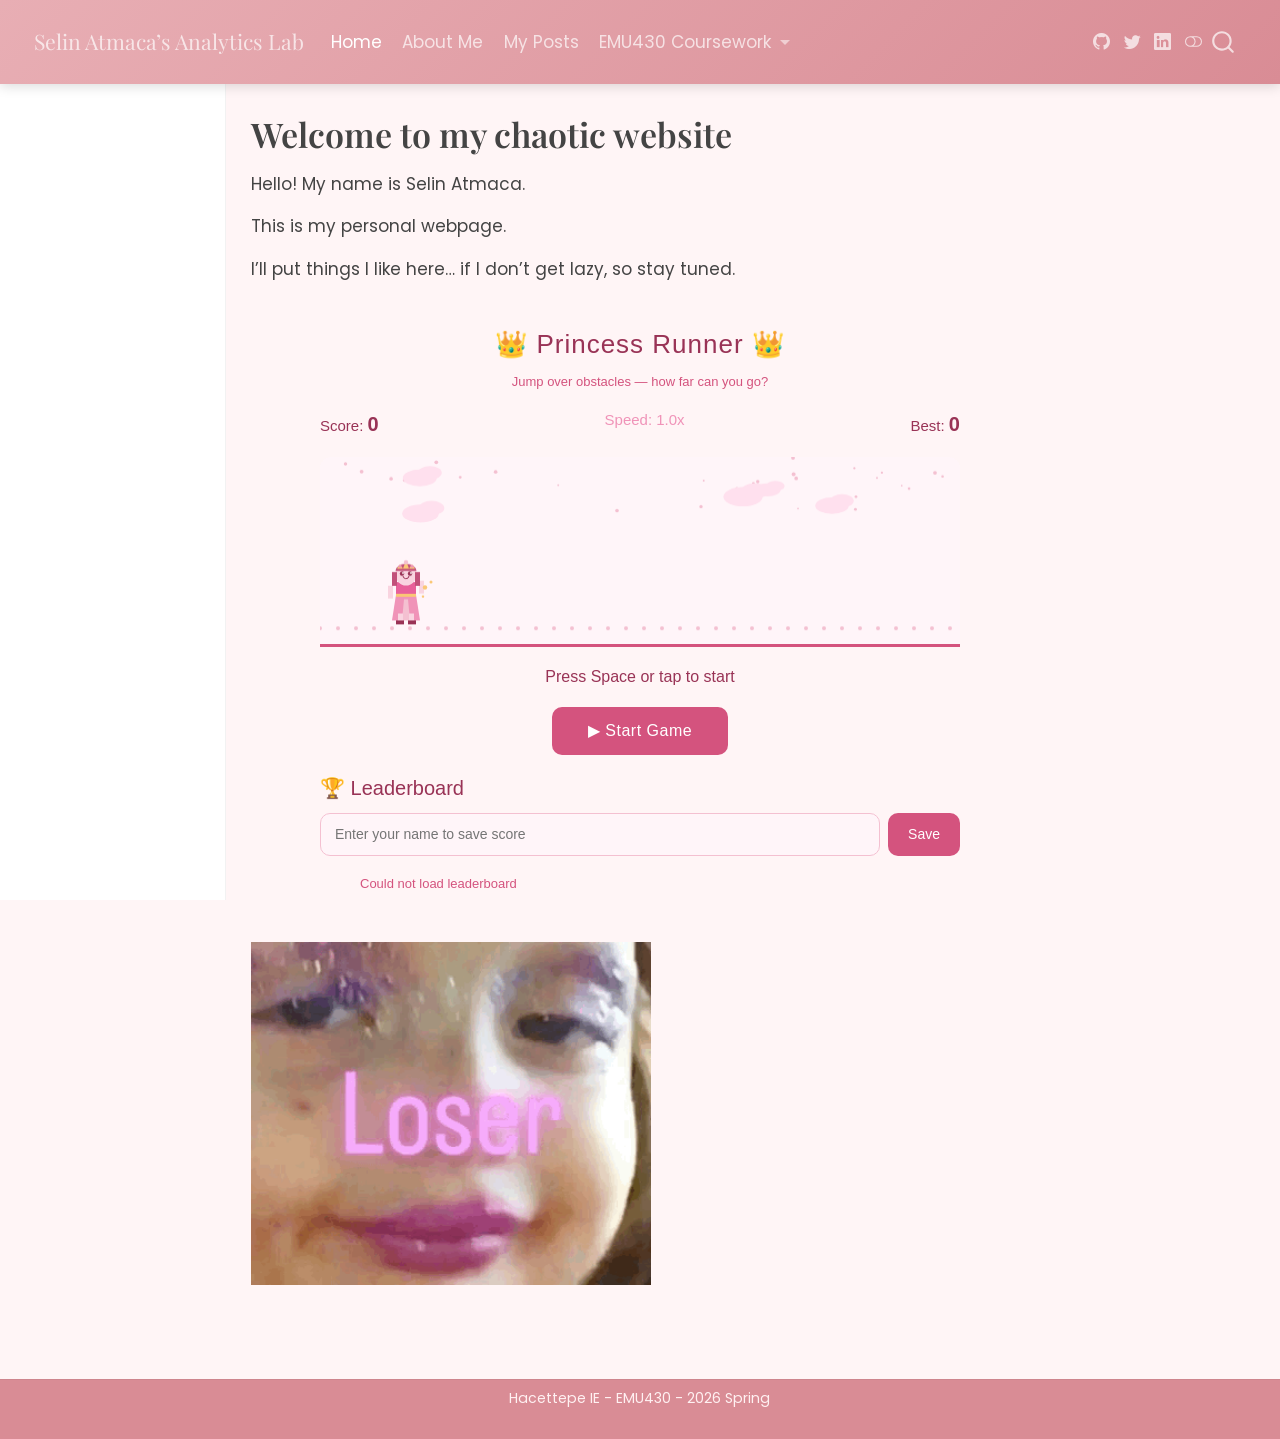
<file: docs/index.html>
<!DOCTYPE html>
<html xmlns="http://www.w3.org/1999/xhtml" lang="en" xml:lang="en"><head>

<meta charset="utf-8">
<meta name="generator" content="quarto-1.8.25">

<meta name="viewport" content="width=device-width, initial-scale=1.0, user-scalable=yes">


<title>Welcome to my chaotic website – Selin Atmaca’s Analytics Lab</title>
<style>
code{white-space: pre-wrap;}
span.smallcaps{font-variant: small-caps;}
div.columns{display: flex; gap: min(4vw, 1.5em);}
div.column{flex: auto; overflow-x: auto;}
div.hanging-indent{margin-left: 1.5em; text-indent: -1.5em;}
ul.task-list{list-style: none;}
ul.task-list li input[type="checkbox"] {
  width: 0.8em;
  margin: 0 0.8em 0.2em -1em; /* quarto-specific, see https://github.com/quarto-dev/quarto-cli/issues/4556 */ 
  vertical-align: middle;
}
</style>


<script src="site_libs/quarto-nav/quarto-nav.js"></script>
<script src="site_libs/quarto-nav/headroom.min.js"></script>
<script src="site_libs/clipboard/clipboard.min.js"></script>
<script src="site_libs/quarto-search/autocomplete.umd.js"></script>
<script src="site_libs/quarto-search/fuse.min.js"></script>
<script src="site_libs/quarto-search/quarto-search.js"></script>
<meta name="quarto:offset" content="./">
<script src="site_libs/quarto-html/quarto.js" type="module"></script>
<script src="site_libs/quarto-html/tabsets/tabsets.js" type="module"></script>
<script src="site_libs/quarto-html/axe/axe-check.js" type="module"></script>
<script src="site_libs/quarto-html/popper.min.js"></script>
<script src="site_libs/quarto-html/tippy.umd.min.js"></script>
<script src="site_libs/quarto-html/anchor.min.js"></script>
<link href="site_libs/quarto-html/tippy.css" rel="stylesheet">
<link href="site_libs/quarto-html/quarto-syntax-highlighting-7b89279ff1a6dce999919e0e67d4d9ec.css" rel="stylesheet" class="quarto-color-scheme" id="quarto-text-highlighting-styles">
<link href="site_libs/quarto-html/quarto-syntax-highlighting-dark-707d8167ce6003fca903bfe2be84ab7f.css" rel="stylesheet" class="quarto-color-scheme quarto-color-alternate" id="quarto-text-highlighting-styles">
<link href="site_libs/quarto-html/quarto-syntax-highlighting-7b89279ff1a6dce999919e0e67d4d9ec.css" rel="stylesheet" class="quarto-color-scheme-extra" id="quarto-text-highlighting-styles">
<script src="site_libs/bootstrap/bootstrap.min.js"></script>
<link href="site_libs/bootstrap/bootstrap-icons.css" rel="stylesheet">
<link href="site_libs/bootstrap/bootstrap-91e7568c61d9533fae35b7e2902f9267.min.css" rel="stylesheet" append-hash="true" class="quarto-color-scheme" id="quarto-bootstrap" data-mode="light">
<link href="site_libs/bootstrap/bootstrap-dark-700db516d7b06980125e619fb1ae2ac9.min.css" rel="stylesheet" append-hash="true" class="quarto-color-scheme quarto-color-alternate" id="quarto-bootstrap" data-mode="dark">
<link href="site_libs/bootstrap/bootstrap-91e7568c61d9533fae35b7e2902f9267.min.css" rel="stylesheet" append-hash="true" class="quarto-color-scheme-extra" id="quarto-bootstrap" data-mode="light">
<script id="quarto-search-options" type="application/json">{
  "location": "navbar",
  "copy-button": false,
  "collapse-after": 3,
  "panel-placement": "end",
  "type": "overlay",
  "limit": 50,
  "keyboard-shortcut": [
    "f",
    "/",
    "s"
  ],
  "show-item-context": false,
  "language": {
    "search-no-results-text": "No results",
    "search-matching-documents-text": "matching documents",
    "search-copy-link-title": "Copy link to search",
    "search-hide-matches-text": "Hide additional matches",
    "search-more-match-text": "more match in this document",
    "search-more-matches-text": "more matches in this document",
    "search-clear-button-title": "Clear",
    "search-text-placeholder": "",
    "search-detached-cancel-button-title": "Cancel",
    "search-submit-button-title": "Submit",
    "search-label": "Search"
  }
}</script>


<link rel="stylesheet" href="styles.css">
</head>

<body class="docked nav-fixed quarto-light"><script id="quarto-html-before-body" type="application/javascript">
    const toggleBodyColorMode = (bsSheetEl) => {
      const mode = bsSheetEl.getAttribute("data-mode");
      const bodyEl = window.document.querySelector("body");
      if (mode === "dark") {
        bodyEl.classList.add("quarto-dark");
        bodyEl.classList.remove("quarto-light");
      } else {
        bodyEl.classList.add("quarto-light");
        bodyEl.classList.remove("quarto-dark");
      }
    }
    const toggleBodyColorPrimary = () => {
      const bsSheetEl = window.document.querySelector("link#quarto-bootstrap:not([rel=disabled-stylesheet])");
      if (bsSheetEl) {
        toggleBodyColorMode(bsSheetEl);
      }
    }
    const setColorSchemeToggle = (alternate) => {
      const toggles = window.document.querySelectorAll('.quarto-color-scheme-toggle');
      for (let i=0; i < toggles.length; i++) {
        const toggle = toggles[i];
        if (toggle) {
          if (alternate) {
            toggle.classList.add("alternate");
          } else {
            toggle.classList.remove("alternate");
          }
        }
      }
    };
    const toggleColorMode = (alternate) => {
      // Switch the stylesheets
      const primaryStylesheets = window.document.querySelectorAll('link.quarto-color-scheme:not(.quarto-color-alternate)');
      const alternateStylesheets = window.document.querySelectorAll('link.quarto-color-scheme.quarto-color-alternate');
      manageTransitions('#quarto-margin-sidebar .nav-link', false);
      if (alternate) {
        // note: dark is layered on light, we don't disable primary!
        enableStylesheet(alternateStylesheets);
        for (const sheetNode of alternateStylesheets) {
          if (sheetNode.id === "quarto-bootstrap") {
            toggleBodyColorMode(sheetNode);
          }
        }
      } else {
        disableStylesheet(alternateStylesheets);
        enableStylesheet(primaryStylesheets)
        toggleBodyColorPrimary();
      }
      manageTransitions('#quarto-margin-sidebar .nav-link', true);
      // Switch the toggles
      setColorSchemeToggle(alternate)
      // Hack to workaround the fact that safari doesn't
      // properly recolor the scrollbar when toggling (#1455)
      if (navigator.userAgent.indexOf('Safari') > 0 && navigator.userAgent.indexOf('Chrome') == -1) {
        manageTransitions("body", false);
        window.scrollTo(0, 1);
        setTimeout(() => {
          window.scrollTo(0, 0);
          manageTransitions("body", true);
        }, 40);
      }
    }
    const disableStylesheet = (stylesheets) => {
      for (let i=0; i < stylesheets.length; i++) {
        const stylesheet = stylesheets[i];
        stylesheet.rel = 'disabled-stylesheet';
      }
    }
    const enableStylesheet = (stylesheets) => {
      for (let i=0; i < stylesheets.length; i++) {
        const stylesheet = stylesheets[i];
        if(stylesheet.rel !== 'stylesheet') { // for Chrome, which will still FOUC without this check
          stylesheet.rel = 'stylesheet';
        }
      }
    }
    const manageTransitions = (selector, allowTransitions) => {
      const els = window.document.querySelectorAll(selector);
      for (let i=0; i < els.length; i++) {
        const el = els[i];
        if (allowTransitions) {
          el.classList.remove('notransition');
        } else {
          el.classList.add('notransition');
        }
      }
    }
    const isFileUrl = () => {
      return window.location.protocol === 'file:';
    }
    const hasAlternateSentinel = () => {
      let styleSentinel = getColorSchemeSentinel();
      if (styleSentinel !== null) {
        return styleSentinel === "alternate";
      } else {
        return false;
      }
    }
    const setStyleSentinel = (alternate) => {
      const value = alternate ? "alternate" : "default";
      if (!isFileUrl()) {
        window.localStorage.setItem("quarto-color-scheme", value);
      } else {
        localAlternateSentinel = value;
      }
    }
    const getColorSchemeSentinel = () => {
      if (!isFileUrl()) {
        const storageValue = window.localStorage.getItem("quarto-color-scheme");
        return storageValue != null ? storageValue : localAlternateSentinel;
      } else {
        return localAlternateSentinel;
      }
    }
    const toggleGiscusIfUsed = (isAlternate, darkModeDefault) => {
      const baseTheme = document.querySelector('#giscus-base-theme')?.value ?? 'light';
      const alternateTheme = document.querySelector('#giscus-alt-theme')?.value ?? 'dark';
      let newTheme = '';
      if(authorPrefersDark) {
        newTheme = isAlternate ? baseTheme : alternateTheme;
      } else {
        newTheme = isAlternate ? alternateTheme : baseTheme;
      }
      const changeGiscusTheme = () => {
        // From: https://github.com/giscus/giscus/issues/336
        const sendMessage = (message) => {
          const iframe = document.querySelector('iframe.giscus-frame');
          if (!iframe) return;
          iframe.contentWindow.postMessage({ giscus: message }, 'https://giscus.app');
        }
        sendMessage({
          setConfig: {
            theme: newTheme
          }
        });
      }
      const isGiscussLoaded = window.document.querySelector('iframe.giscus-frame') !== null;
      if (isGiscussLoaded) {
        changeGiscusTheme();
      }
    };
    const authorPrefersDark = false;
    const darkModeDefault = authorPrefersDark;
      document.querySelector('link#quarto-text-highlighting-styles.quarto-color-scheme-extra').rel = 'disabled-stylesheet';
      document.querySelector('link#quarto-bootstrap.quarto-color-scheme-extra').rel = 'disabled-stylesheet';
    let localAlternateSentinel = darkModeDefault ? 'alternate' : 'default';
    // Dark / light mode switch
    window.quartoToggleColorScheme = () => {
      // Read the current dark / light value
      let toAlternate = !hasAlternateSentinel();
      toggleColorMode(toAlternate);
      setStyleSentinel(toAlternate);
      toggleGiscusIfUsed(toAlternate, darkModeDefault);
      window.dispatchEvent(new Event('resize'));
    };
    // Switch to dark mode if need be
    if (hasAlternateSentinel()) {
      toggleColorMode(true);
    } else {
      toggleColorMode(false);
    }
  </script>

<div id="quarto-search-results"></div>
  <header id="quarto-header" class="headroom fixed-top">
    <nav class="navbar navbar-expand-lg " data-bs-theme="dark">
      <div class="navbar-container container-fluid">
      <div class="navbar-brand-container mx-auto">
    <a href="./index.html" class="navbar-brand navbar-brand-logo">
    </a>
    <a class="navbar-brand" href="./index.html">
    <span class="navbar-title">Selin Atmaca’s Analytics Lab</span>
    </a>
  </div>
            <div id="quarto-search" class="" title="Search"></div>
          <button class="navbar-toggler" type="button" data-bs-toggle="collapse" data-bs-target="#navbarCollapse" aria-controls="navbarCollapse" role="menu" aria-expanded="false" aria-label="Toggle navigation" onclick="if (window.quartoToggleHeadroom) { window.quartoToggleHeadroom(); }">
  <span class="navbar-toggler-icon"></span>
</button>
          <div class="collapse navbar-collapse" id="navbarCollapse">
            <ul class="navbar-nav navbar-nav-scroll me-auto">
  <li class="nav-item">
    <a class="nav-link active" href="./index.html" aria-current="page"> 
<span class="menu-text">Home</span></a>
  </li>  
  <li class="nav-item">
    <a class="nav-link" href="./about.html"> 
<span class="menu-text">About Me</span></a>
  </li>  
  <li class="nav-item">
    <a class="nav-link" href="./posts.html"> 
<span class="menu-text">My Posts</span></a>
  </li>  
  <li class="nav-item dropdown ">
    <a class="nav-link dropdown-toggle" href="#" id="nav-menu-emu430-coursework" role="link" data-bs-toggle="dropdown" aria-expanded="false">
 <span class="menu-text">EMU430 Coursework</span>
    </a>
    <ul class="dropdown-menu" aria-labelledby="nav-menu-emu430-coursework">    
        <li>
    <a class="dropdown-item" href="./assignments.html">
 <span class="dropdown-text">Assignments</span></a>
  </li>  
        <li>
    <a class="dropdown-item" href="./project.html">
 <span class="dropdown-text">Project</span></a>
  </li>  
    </ul>
  </li>
</ul>
          </div> <!-- /navcollapse -->
            <div class="quarto-navbar-tools tools-wide">
    <a href="https://twitter.com" title="" class="quarto-navigation-tool px-1" aria-label=""><i class="bi bi-github"></i></a>
    <a href="https://twitter.com" title="" class="quarto-navigation-tool px-1" aria-label=""><i class="bi bi-twitter"></i></a>
    <a href="https://linkedin.com" title="" class="quarto-navigation-tool px-1" aria-label=""><i class="bi bi-linkedin"></i></a>
  <a href="" class="quarto-color-scheme-toggle quarto-navigation-tool  px-1" onclick="window.quartoToggleColorScheme(); return false;" title="Toggle dark mode"><i class="bi"></i></a>
</div>
      </div> <!-- /container-fluid -->
    </nav>
</header>
<!-- content -->
<div id="quarto-content" class="quarto-container page-columns page-rows-contents page-layout-article page-navbar">
<!-- sidebar -->
  <nav id="quarto-sidebar" class="sidebar collapse collapse-horizontal quarto-sidebar-collapse-item sidebar-navigation docked overflow-auto">
    
</nav>
<div id="quarto-sidebar-glass" class="quarto-sidebar-collapse-item" data-bs-toggle="collapse" data-bs-target=".quarto-sidebar-collapse-item"></div>
<!-- margin-sidebar -->
    <div id="quarto-margin-sidebar" class="sidebar margin-sidebar zindex-bottom">
    </div>
<!-- main -->
<main class="content" id="quarto-document-content">


<header id="title-block-header" class="quarto-title-block default">
<div class="quarto-title">
<h1 class="title">Welcome to my chaotic website</h1>
</div>



<div class="quarto-title-meta">

    
  
    
  </div>
  


</header>


<p>Hello! My name is Selin Atmaca.</p>
<p>This is my personal webpage.</p>
<p>I’ll put things I like here… if I don’t get lazy, so stay tuned.</p>
<style>
*{box-sizing:border-box;margin:0;padding:0}
#gw{display:flex;flex-direction:column;align-items:center;gap:18px;padding:1.5rem 0;font-family:sans-serif}
#title-bar{font-size:26px;font-weight:500;color:#993356;letter-spacing:1px;text-align:center}
#title-sub{font-size:13px;color:#d4537e;text-align:center;margin-top:-10px}
#score-bar{display:flex;justify-content:space-between;width:640px;max-width:100%;font-size:15px;color:#993356;font-weight:500}
#score-bar span b{font-size:20px}
#canvas{border-bottom:3px solid #d4537e;background:#fff5f9;width:640px;max-width:100%;height:190px;display:block;border-radius:12px 12px 0 0;cursor:pointer}
#msg{font-size:16px;color:#993356;min-height:22px;text-align:center;font-weight:500}
#start-btn{padding:12px 36px;background:#d4537e;color:#fff;border:none;border-radius:10px;font-size:16px;cursor:pointer;font-weight:500;letter-spacing:.5px}
#start-btn:hover{background:#993356}
#lb-section{width:640px;max-width:100%}
#lb-title{font-size:20px;font-weight:500;color:#993356;margin-bottom:10px}
#lb-list{list-style:none;display:flex;flex-direction:column;gap:7px}
.lb-row{display:flex;align-items:center;gap:12px;background:#fff0f5;border:0.5px solid #f4c0d1;border-radius:10px;padding:8px 14px;font-size:14px}
.lb-rank{width:28px;font-size:16px;text-align:center}
.lb-name{flex:1;color:#333;font-weight:500}
.lb-score{font-weight:500;color:#d4537e;font-size:16px}
#name-form{display:flex;gap:8px;margin-bottom:12px}
#name-form input{flex:1;padding:10px 14px;border:1.5px solid #f4c0d1;border-radius:10px;font-size:14px;background:#fff5f9;color:#333;outline:none}
#name-form input:focus{border-color:#d4537e}
#name-form button{padding:10px 20px;background:#d4537e;color:#fff;border:none;border-radius:10px;font-size:14px;cursor:pointer;font-weight:500}
#name-form button:hover{background:#993356}
</style>

<div id="gw">
  <div id="title-bar">👑 Princess Runner 👑</div>
  <div id="title-sub">Jump over obstacles — how far can you go?</div>
  <div id="score-bar">
    <span>Score: <b id="score-disp">0</b></span>
    <span id="speed-disp" style="color:#f093b8">Speed: 1.0x</span>
    <span>Best: <b id="best-disp">0</b></span>
  </div>
  <canvas id="canvas" width="640" height="190"></canvas>
  <div id="msg">Press Space or tap to start</div>
  <button id="start-btn">▶ Start Game</button>
  <div id="lb-section">
    <div id="lb-title">🏆 Leaderboard</div>
    <div id="name-form">
      <input id="player-name" placeholder="Enter your name to save score" maxlength="20">
      <button onclick="saveScore()">Save</button>
    </div>
    <ul id="lb-list"><li style="font-size:13px;color:#d4537e;padding:6px">Loading leaderboard...</li></ul>
  </div>
</div>

<script>
const BIN_ID='69d4e8e3aaba882197d1bc8f';
const API_KEY='$2a$10$dgmp9aT06xyTnrJhC0GocOqkwzDJYTyTkvcxUUSEei3i56qzq.uWm';
const BIN_URL='https://api.jsonbin.io/v3/b/'+BIN_ID;

const canvas=document.getElementById('canvas');
const ctx=canvas.getContext('2d');
const W=canvas.width,H=canvas.height,GROUND=H-24;
let dino,cacti,clouds,stars,score,best,speed,frame,running,raf,cactusTimer;

function initState(){
  dino={x:72,y:GROUND-54,w:28,h:54,vy:0,onGround:true,dead:false,lf:0};
  cacti=[];clouds=[];stars=[];
  for(let i=0;i<5;i++) clouds.push({x:Math.random()*W,y:18+Math.random()*40,r:13+Math.random()*10});
  for(let i=0;i<28;i++) stars.push({x:Math.random()*W,y:Math.random()*55,s:.8+Math.random()*1.2});
  score=0;speed=4;frame=0;running=false;cactusTimer=85;
}
initState();
best=parseInt(localStorage.getItem('princessBest2')||'0');
document.getElementById('best-disp').textContent=best;

function jump(){if(dino.onGround&&!dino.dead){dino.vy=-13.5;dino.onGround=false;}}
function startGame(){
  if(raf)cancelAnimationFrame(raf);
  initState();running=true;
  document.getElementById('msg').textContent='';
  document.getElementById('start-btn').style.display='none';
  loop();
}
function loop(){update();draw();if(!dino.dead)raf=requestAnimationFrame(loop);}

function update(){
  frame++;score++;
  speed=Math.min(4+score/280,20);
  document.getElementById('score-disp').textContent=score;
  document.getElementById('speed-disp').textContent='Speed: '+(speed/4).toFixed(1)+'x';
  dino.vy+=0.65;dino.y+=dino.vy;
  if(dino.y>=GROUND-dino.h){dino.y=GROUND-dino.h;dino.vy=0;dino.onGround=true;}
  if(dino.onGround)dino.lf++;
  cactusTimer--;
  if(cactusTimer<=0){
    cacti.push({x:W+20,w:12+Math.random()*9,h:26+Math.random()*24});
    cactusTimer=Math.max(28,88-Math.floor(score/180)*4);
  }
  cacti.forEach(c=>c.x-=speed);
  cacti=cacti.filter(c=>c.x>-50);
  clouds.forEach(c=>{c.x-=0.45;if(c.x<-70)c.x=W+70;});
  for(let c of cacti){
    if(dino.x+dino.w-9>c.x+3&&dino.x+9<c.x+c.w-3&&dino.y+dino.h-7>GROUND-c.h){
      endGame();return;
    }
  }
}

function drawPrincess(x,y,w,h,dead,lf){
  const cx=x+w/2;
  ctx.fillStyle='#f093b8';
  ctx.beginPath();ctx.moveTo(x,y+h);ctx.lineTo(x+w,y+h);ctx.lineTo(x+w-4,y+h*.52);ctx.lineTo(x+4,y+h*.52);ctx.closePath();ctx.fill();
  ctx.fillStyle='#f4c0d1';
  ctx.beginPath();ctx.moveTo(cx-4,y+h);ctx.lineTo(cx+4,y+h);ctx.lineTo(cx+2,y+h*.6);ctx.lineTo(cx-2,y+h*.6);ctx.closePath();ctx.fill();
  if(!dead){
    let lo=Math.sin(lf*.32)*3;
    ctx.fillStyle='#f9d4e0';ctx.fillRect(x+6,y+h-7,5,7+lo);ctx.fillRect(x+w-11,y+h-7,5,7-lo);
    ctx.fillStyle='#993356';ctx.fillRect(x+4,y+h+lo,8,4);ctx.fillRect(x+w-12,y+h-lo,8,4);
  }
  ctx.fillStyle='#e8609a';ctx.fillRect(x+4,y+h*.28,w-8,h*.26);
  ctx.fillStyle='#FAC775';ctx.fillRect(x+4,y+h*.5,w-8,3);
  ctx.fillStyle='#f9d4e0';
  if(!dead){
    let ao=Math.sin(lf*.32+1)*3;
    ctx.fillRect(x-4,y+h*.3+ao,5,13);ctx.fillRect(x+w-1,y+h*.3-ao,5,13);
  }else{ctx.fillRect(x-5,y+h*.36,6,11);ctx.fillRect(x+w-1,y+h*.28,6,11);}
  ctx.fillStyle='#f9d4e0';ctx.fillRect(cx-4,y+h*.22,8,h*.09);
  ctx.beginPath();ctx.ellipse(cx,y+h*.13,10.5,11.5,0,0,Math.PI*2);ctx.fill();
  ctx.fillStyle='#c2507a';
  ctx.beginPath();ctx.ellipse(cx,y+h*.07,10.5,7,0,0,Math.PI,true);ctx.fill();
  ctx.fillRect(x,y+h*.09,5,14);ctx.fillRect(x+w-5,y+h*.09,5,14);
  ctx.fillStyle='#FAC775';
  ctx.beginPath();ctx.moveTo(cx-9,y+h*.03);ctx.lineTo(cx-6,y-3);ctx.lineTo(cx-3,y+h*.03);ctx.lineTo(cx,y-7);ctx.lineTo(cx+3,y+h*.03);ctx.lineTo(cx+6,y-3);ctx.lineTo(cx+9,y+h*.03);ctx.closePath();ctx.fill();
  ctx.fillStyle='#f4c0d1';ctx.beginPath();ctx.arc(cx,y-5,2.2,0,Math.PI*2);ctx.fill();
  ctx.fillStyle='#f093b8';ctx.beginPath();ctx.arc(cx-6,y-1,1.5,0,Math.PI*2);ctx.fill();ctx.beginPath();ctx.arc(cx+6,y-1,1.5,0,Math.PI*2);ctx.fill();
  if(dead){
    ctx.strokeStyle='#993356';ctx.lineWidth=1.5;
    ctx.beginPath();ctx.moveTo(cx-5,y+h*.1);ctx.lineTo(cx-3,y+h*.14);ctx.moveTo(cx-3,y+h*.1);ctx.lineTo(cx-5,y+h*.14);ctx.stroke();
    ctx.beginPath();ctx.moveTo(cx+3,y+h*.1);ctx.lineTo(cx+5,y+h*.14);ctx.moveTo(cx+5,y+h*.1);ctx.lineTo(cx+3,y+h*.14);ctx.stroke();
  }else{
    ctx.fillStyle='#993356';ctx.beginPath();ctx.arc(cx-4,y+h*.12,2.2,0,Math.PI*2);ctx.fill();ctx.beginPath();ctx.arc(cx+4,y+h*.12,2.2,0,Math.PI*2);ctx.fill();
    ctx.fillStyle='#fff';ctx.beginPath();ctx.arc(cx-3,y+h*.11,.9,0,Math.PI*2);ctx.fill();ctx.beginPath();ctx.arc(cx+5,y+h*.11,.9,0,Math.PI*2);ctx.fill();
    ctx.strokeStyle='#993356';ctx.lineWidth=1;ctx.beginPath();ctx.arc(cx,y+h*.16,3,.1,Math.PI-.1);ctx.stroke();
  }
  if(!dead&&dino.onGround&&lf%14<3){
    ctx.fillStyle='#FAC775';
    ctx.beginPath();ctx.arc(x+w+5,y+h*.38,2.2,0,Math.PI*2);ctx.fill();
    ctx.beginPath();ctx.arc(x+w+11,y+h*.28,1.5,0,Math.PI*2);ctx.fill();
    ctx.beginPath();ctx.arc(x+w+3,y+h*.55,1.2,0,Math.PI*2);ctx.fill();
  }
}

function drawCactus(c){
  ctx.fillStyle='#d4537e';ctx.fillRect(c.x,GROUND-c.h,c.w,c.h);
  let aw=c.w*.65;
  ctx.fillRect(c.x-aw,GROUND-c.h*.68,aw,c.w*.55);ctx.fillRect(c.x+c.w,GROUND-c.h*.52,aw,c.w*.55);
  ctx.fillStyle='#f093b8';
  ctx.fillRect(c.x-aw,GROUND-c.h*.68-7,c.w*.5,8);ctx.fillRect(c.x+c.w+aw-c.w*.5,GROUND-c.h*.52-7,c.w*.5,8);
}

function draw(){
  ctx.clearRect(0,0,W,H);
  ctx.fillStyle='#fff5f9';ctx.fillRect(0,0,W,H);
  ctx.fillStyle='#f4c0d1';
  stars.forEach(s=>{ctx.beginPath();ctx.arc(s.x,s.y,s.s,0,Math.PI*2);ctx.fill();});
  ctx.fillStyle='#ffe0ee';
  clouds.forEach(c=>{
    ctx.beginPath();ctx.ellipse(c.x,c.y,c.r,c.r*.5,0,0,Math.PI*2);ctx.fill();
    ctx.beginPath();ctx.ellipse(c.x+c.r*.6,c.y-c.r*.3,c.r*.7,c.r*.4,0,0,Math.PI*2);ctx.fill();
  });
  ctx.fillStyle='#f4c0d1';
  for(let i=0;i<W;i+=18){
    let off=(frame*speed*.5)%18;ctx.beginPath();ctx.arc(i-off,GROUND+8,2,0,Math.PI*2);ctx.fill();
  }
  cacti.forEach(c=>drawCactus(c));
  drawPrincess(dino.x,dino.y,dino.w,dino.h,dino.dead,dino.lf);
}

function endGame(){
  dino.dead=true;running=false;draw();
  if(score>best){
    best=score;localStorage.setItem('princessBest2',best);
    document.getElementById('best-disp').textContent=best;
    document.getElementById('msg').textContent='New High Score! 🎉 '+score;
  }else{
    document.getElementById('msg').textContent='Game Over! Score: '+score;
  }
  document.getElementById('start-btn').style.display='inline-block';
  document.getElementById('start-btn').textContent='▶ Play Again';
}

document.getElementById('start-btn').addEventListener('click',startGame);
document.addEventListener('keydown',e=>{
  if(e.code==='Space'||e.code==='ArrowUp'){e.preventDefault();if(!running)startGame();else jump();}
});
canvas.addEventListener('click',()=>{if(!running)startGame();else jump();});
canvas.addEventListener('touchstart',e=>{e.preventDefault();if(!running)startGame();else jump();},{passive:false});
draw();

async function fetchScores(){
  const r=await fetch(BIN_URL+'/latest',{headers:{'X-Master-Key':API_KEY}});
  const d=await r.json();
  return d.record.scores||[];
}

async function pushScores(scores){
  await fetch(BIN_URL,{
    method:'PUT',
    headers:{'Content-Type':'application/json','X-Master-Key':API_KEY},
    body:JSON.stringify({scores})
  });
}

async function loadLeaderboard(){
  const ul=document.getElementById('lb-list');
  try{
    const entries=await fetchScores();
    entries.sort((a,b)=>b.score-a.score);
    const top=entries.slice(0,10);
    if(!top.length){ul.innerHTML='<li style="font-size:13px;color:#d4537e;padding:6px">No scores yet — be the first! 👑</li>';return;}
    const medals=['👑','✨','🌸'];
    ul.innerHTML=top.map((e,i)=>`<li class="lb-row"><span class="lb-rank">${medals[i]||i+1+'.'}</span><span class="lb-name">${e.name}</span><span class="lb-score">${e.score}</span></li>`).join('');
  }catch(err){
    ul.innerHTML='<li style="font-size:13px;color:#d4537e;padding:6px">Could not load leaderboard</li>';
  }
}

async function saveScore(){
  const name=document.getElementById('player-name').value.trim();
  if(!name){document.getElementById('msg').textContent='Please enter your name first!';return;}
  const s=score||best;
  if(!s){document.getElementById('msg').textContent='Play first to save a score!';return;}
  document.getElementById('msg').textContent='Saving...';
  try{
    let entries=await fetchScores();
    const idx=entries.findIndex(e=>e.name.toLowerCase()===name.toLowerCase());
    if(idx>=0){if(s>entries[idx].score)entries[idx].score=s;}
    else entries.push({name,score:s});
    entries.sort((a,b)=>b.score-a.score);
    entries=entries.slice(0,10);
    await pushScores(entries);
    await loadLeaderboard();
    document.getElementById('msg').textContent='Saved! Good luck next time 👑';
  }catch(e){
    document.getElementById('msg').textContent='Could not save. Try again!';
  }
}

loadLeaderboard();
</script>
<p><img src="gif.gif" class="img-fluid" width="400"></p>



<a onclick="window.scrollTo(0, 0); return false;" role="button" id="quarto-back-to-top"><i class="bi bi-arrow-up"></i> Back to top</a></main> <!-- /main -->
<script id="quarto-html-after-body" type="application/javascript">
  window.document.addEventListener("DOMContentLoaded", function (event) {
    // Ensure there is a toggle, if there isn't float one in the top right
    if (window.document.querySelector('.quarto-color-scheme-toggle') === null) {
      const a = window.document.createElement('a');
      a.classList.add('top-right');
      a.classList.add('quarto-color-scheme-toggle');
      a.href = "";
      a.onclick = function() { try { window.quartoToggleColorScheme(); } catch {} return false; };
      const i = window.document.createElement("i");
      i.classList.add('bi');
      a.appendChild(i);
      window.document.body.appendChild(a);
    }
    setColorSchemeToggle(hasAlternateSentinel())
    const icon = "";
    const anchorJS = new window.AnchorJS();
    anchorJS.options = {
      placement: 'right',
      icon: icon
    };
    anchorJS.add('.anchored');
    const isCodeAnnotation = (el) => {
      for (const clz of el.classList) {
        if (clz.startsWith('code-annotation-')) {                     
          return true;
        }
      }
      return false;
    }
    const onCopySuccess = function(e) {
      // button target
      const button = e.trigger;
      // don't keep focus
      button.blur();
      // flash "checked"
      button.classList.add('code-copy-button-checked');
      var currentTitle = button.getAttribute("title");
      button.setAttribute("title", "Copied!");
      let tooltip;
      if (window.bootstrap) {
        button.setAttribute("data-bs-toggle", "tooltip");
        button.setAttribute("data-bs-placement", "left");
        button.setAttribute("data-bs-title", "Copied!");
        tooltip = new bootstrap.Tooltip(button, 
          { trigger: "manual", 
            customClass: "code-copy-button-tooltip",
            offset: [0, -8]});
        tooltip.show();    
      }
      setTimeout(function() {
        if (tooltip) {
          tooltip.hide();
          button.removeAttribute("data-bs-title");
          button.removeAttribute("data-bs-toggle");
          button.removeAttribute("data-bs-placement");
        }
        button.setAttribute("title", currentTitle);
        button.classList.remove('code-copy-button-checked');
      }, 1000);
      // clear code selection
      e.clearSelection();
    }
    const getTextToCopy = function(trigger) {
      const outerScaffold = trigger.parentElement.cloneNode(true);
      const codeEl = outerScaffold.querySelector('code');
      for (const childEl of codeEl.children) {
        if (isCodeAnnotation(childEl)) {
          childEl.remove();
        }
      }
      return codeEl.innerText;
    }
    const clipboard = new window.ClipboardJS('.code-copy-button:not([data-in-quarto-modal])', {
      text: getTextToCopy
    });
    clipboard.on('success', onCopySuccess);
    if (window.document.getElementById('quarto-embedded-source-code-modal')) {
      const clipboardModal = new window.ClipboardJS('.code-copy-button[data-in-quarto-modal]', {
        text: getTextToCopy,
        container: window.document.getElementById('quarto-embedded-source-code-modal')
      });
      clipboardModal.on('success', onCopySuccess);
    }
      var localhostRegex = new RegExp(/^(?:http|https):\/\/localhost\:?[0-9]*\//);
      var mailtoRegex = new RegExp(/^mailto:/);
        var filterRegex = new RegExp('/' + window.location.host + '/');
      var isInternal = (href) => {
          return filterRegex.test(href) || localhostRegex.test(href) || mailtoRegex.test(href);
      }
      // Inspect non-navigation links and adorn them if external
     var links = window.document.querySelectorAll('a[href]:not(.nav-link):not(.navbar-brand):not(.toc-action):not(.sidebar-link):not(.sidebar-item-toggle):not(.pagination-link):not(.no-external):not([aria-hidden]):not(.dropdown-item):not(.quarto-navigation-tool):not(.about-link)');
      for (var i=0; i<links.length; i++) {
        const link = links[i];
        if (!isInternal(link.href)) {
          // undo the damage that might have been done by quarto-nav.js in the case of
          // links that we want to consider external
          if (link.dataset.originalHref !== undefined) {
            link.href = link.dataset.originalHref;
          }
        }
      }
    function tippyHover(el, contentFn, onTriggerFn, onUntriggerFn) {
      const config = {
        allowHTML: true,
        maxWidth: 500,
        delay: 100,
        arrow: false,
        appendTo: function(el) {
            return el.parentElement;
        },
        interactive: true,
        interactiveBorder: 10,
        theme: 'quarto',
        placement: 'bottom-start',
      };
      if (contentFn) {
        config.content = contentFn;
      }
      if (onTriggerFn) {
        config.onTrigger = onTriggerFn;
      }
      if (onUntriggerFn) {
        config.onUntrigger = onUntriggerFn;
      }
      window.tippy(el, config); 
    }
    const noterefs = window.document.querySelectorAll('a[role="doc-noteref"]');
    for (var i=0; i<noterefs.length; i++) {
      const ref = noterefs[i];
      tippyHover(ref, function() {
        // use id or data attribute instead here
        let href = ref.getAttribute('data-footnote-href') || ref.getAttribute('href');
        try { href = new URL(href).hash; } catch {}
        const id = href.replace(/^#\/?/, "");
        const note = window.document.getElementById(id);
        if (note) {
          return note.innerHTML;
        } else {
          return "";
        }
      });
    }
    const xrefs = window.document.querySelectorAll('a.quarto-xref');
    const processXRef = (id, note) => {
      // Strip column container classes
      const stripColumnClz = (el) => {
        el.classList.remove("page-full", "page-columns");
        if (el.children) {
          for (const child of el.children) {
            stripColumnClz(child);
          }
        }
      }
      stripColumnClz(note)
      if (id === null || id.startsWith('sec-')) {
        // Special case sections, only their first couple elements
        const container = document.createElement("div");
        if (note.children && note.children.length > 2) {
          container.appendChild(note.children[0].cloneNode(true));
          for (let i = 1; i < note.children.length; i++) {
            const child = note.children[i];
            if (child.tagName === "P" && child.innerText === "") {
              continue;
            } else {
              container.appendChild(child.cloneNode(true));
              break;
            }
          }
          if (window.Quarto?.typesetMath) {
            window.Quarto.typesetMath(container);
          }
          return container.innerHTML
        } else {
          if (window.Quarto?.typesetMath) {
            window.Quarto.typesetMath(note);
          }
          return note.innerHTML;
        }
      } else {
        // Remove any anchor links if they are present
        const anchorLink = note.querySelector('a.anchorjs-link');
        if (anchorLink) {
          anchorLink.remove();
        }
        if (window.Quarto?.typesetMath) {
          window.Quarto.typesetMath(note);
        }
        if (note.classList.contains("callout")) {
          return note.outerHTML;
        } else {
          return note.innerHTML;
        }
      }
    }
    for (var i=0; i<xrefs.length; i++) {
      const xref = xrefs[i];
      tippyHover(xref, undefined, function(instance) {
        instance.disable();
        let url = xref.getAttribute('href');
        let hash = undefined; 
        if (url.startsWith('#')) {
          hash = url;
        } else {
          try { hash = new URL(url).hash; } catch {}
        }
        if (hash) {
          const id = hash.replace(/^#\/?/, "");
          const note = window.document.getElementById(id);
          if (note !== null) {
            try {
              const html = processXRef(id, note.cloneNode(true));
              instance.setContent(html);
            } finally {
              instance.enable();
              instance.show();
            }
          } else {
            // See if we can fetch this
            fetch(url.split('#')[0])
            .then(res => res.text())
            .then(html => {
              const parser = new DOMParser();
              const htmlDoc = parser.parseFromString(html, "text/html");
              const note = htmlDoc.getElementById(id);
              if (note !== null) {
                const html = processXRef(id, note);
                instance.setContent(html);
              } 
            }).finally(() => {
              instance.enable();
              instance.show();
            });
          }
        } else {
          // See if we can fetch a full url (with no hash to target)
          // This is a special case and we should probably do some content thinning / targeting
          fetch(url)
          .then(res => res.text())
          .then(html => {
            const parser = new DOMParser();
            const htmlDoc = parser.parseFromString(html, "text/html");
            const note = htmlDoc.querySelector('main.content');
            if (note !== null) {
              // This should only happen for chapter cross references
              // (since there is no id in the URL)
              // remove the first header
              if (note.children.length > 0 && note.children[0].tagName === "HEADER") {
                note.children[0].remove();
              }
              const html = processXRef(null, note);
              instance.setContent(html);
            } 
          }).finally(() => {
            instance.enable();
            instance.show();
          });
        }
      }, function(instance) {
      });
    }
        let selectedAnnoteEl;
        const selectorForAnnotation = ( cell, annotation) => {
          let cellAttr = 'data-code-cell="' + cell + '"';
          let lineAttr = 'data-code-annotation="' +  annotation + '"';
          const selector = 'span[' + cellAttr + '][' + lineAttr + ']';
          return selector;
        }
        const selectCodeLines = (annoteEl) => {
          const doc = window.document;
          const targetCell = annoteEl.getAttribute("data-target-cell");
          const targetAnnotation = annoteEl.getAttribute("data-target-annotation");
          const annoteSpan = window.document.querySelector(selectorForAnnotation(targetCell, targetAnnotation));
          const lines = annoteSpan.getAttribute("data-code-lines").split(",");
          const lineIds = lines.map((line) => {
            return targetCell + "-" + line;
          })
          let top = null;
          let height = null;
          let parent = null;
          if (lineIds.length > 0) {
              //compute the position of the single el (top and bottom and make a div)
              const el = window.document.getElementById(lineIds[0]);
              top = el.offsetTop;
              height = el.offsetHeight;
              parent = el.parentElement.parentElement;
            if (lineIds.length > 1) {
              const lastEl = window.document.getElementById(lineIds[lineIds.length - 1]);
              const bottom = lastEl.offsetTop + lastEl.offsetHeight;
              height = bottom - top;
            }
            if (top !== null && height !== null && parent !== null) {
              // cook up a div (if necessary) and position it 
              let div = window.document.getElementById("code-annotation-line-highlight");
              if (div === null) {
                div = window.document.createElement("div");
                div.setAttribute("id", "code-annotation-line-highlight");
                div.style.position = 'absolute';
                parent.appendChild(div);
              }
              div.style.top = top - 2 + "px";
              div.style.height = height + 4 + "px";
              div.style.left = 0;
              let gutterDiv = window.document.getElementById("code-annotation-line-highlight-gutter");
              if (gutterDiv === null) {
                gutterDiv = window.document.createElement("div");
                gutterDiv.setAttribute("id", "code-annotation-line-highlight-gutter");
                gutterDiv.style.position = 'absolute';
                const codeCell = window.document.getElementById(targetCell);
                const gutter = codeCell.querySelector('.code-annotation-gutter');
                gutter.appendChild(gutterDiv);
              }
              gutterDiv.style.top = top - 2 + "px";
              gutterDiv.style.height = height + 4 + "px";
            }
            selectedAnnoteEl = annoteEl;
          }
        };
        const unselectCodeLines = () => {
          const elementsIds = ["code-annotation-line-highlight", "code-annotation-line-highlight-gutter"];
          elementsIds.forEach((elId) => {
            const div = window.document.getElementById(elId);
            if (div) {
              div.remove();
            }
          });
          selectedAnnoteEl = undefined;
        };
          // Handle positioning of the toggle
      window.addEventListener(
        "resize",
        throttle(() => {
          elRect = undefined;
          if (selectedAnnoteEl) {
            selectCodeLines(selectedAnnoteEl);
          }
        }, 10)
      );
      function throttle(fn, ms) {
      let throttle = false;
      let timer;
        return (...args) => {
          if(!throttle) { // first call gets through
              fn.apply(this, args);
              throttle = true;
          } else { // all the others get throttled
              if(timer) clearTimeout(timer); // cancel #2
              timer = setTimeout(() => {
                fn.apply(this, args);
                timer = throttle = false;
              }, ms);
          }
        };
      }
        // Attach click handler to the DT
        const annoteDls = window.document.querySelectorAll('dt[data-target-cell]');
        for (const annoteDlNode of annoteDls) {
          annoteDlNode.addEventListener('click', (event) => {
            const clickedEl = event.target;
            if (clickedEl !== selectedAnnoteEl) {
              unselectCodeLines();
              const activeEl = window.document.querySelector('dt[data-target-cell].code-annotation-active');
              if (activeEl) {
                activeEl.classList.remove('code-annotation-active');
              }
              selectCodeLines(clickedEl);
              clickedEl.classList.add('code-annotation-active');
            } else {
              // Unselect the line
              unselectCodeLines();
              clickedEl.classList.remove('code-annotation-active');
            }
          });
        }
    const findCites = (el) => {
      const parentEl = el.parentElement;
      if (parentEl) {
        const cites = parentEl.dataset.cites;
        if (cites) {
          return {
            el,
            cites: cites.split(' ')
          };
        } else {
          return findCites(el.parentElement)
        }
      } else {
        return undefined;
      }
    };
    var bibliorefs = window.document.querySelectorAll('a[role="doc-biblioref"]');
    for (var i=0; i<bibliorefs.length; i++) {
      const ref = bibliorefs[i];
      const citeInfo = findCites(ref);
      if (citeInfo) {
        tippyHover(citeInfo.el, function() {
          var popup = window.document.createElement('div');
          citeInfo.cites.forEach(function(cite) {
            var citeDiv = window.document.createElement('div');
            citeDiv.classList.add('hanging-indent');
            citeDiv.classList.add('csl-entry');
            var biblioDiv = window.document.getElementById('ref-' + cite);
            if (biblioDiv) {
              citeDiv.innerHTML = biblioDiv.innerHTML;
            }
            popup.appendChild(citeDiv);
          });
          return popup.innerHTML;
        });
      }
    }
  });
  </script>
</div> <!-- /content -->
<footer class="footer">
  <div class="nav-footer">
    <div class="nav-footer-left">
      &nbsp;
    </div>   
    <div class="nav-footer-center">
<p>Hacettepe IE - EMU430 - 2026 Spring</p>
</div>
    <div class="nav-footer-right">
      &nbsp;
    </div>
  </div>
</footer>




</body></html>
</file>
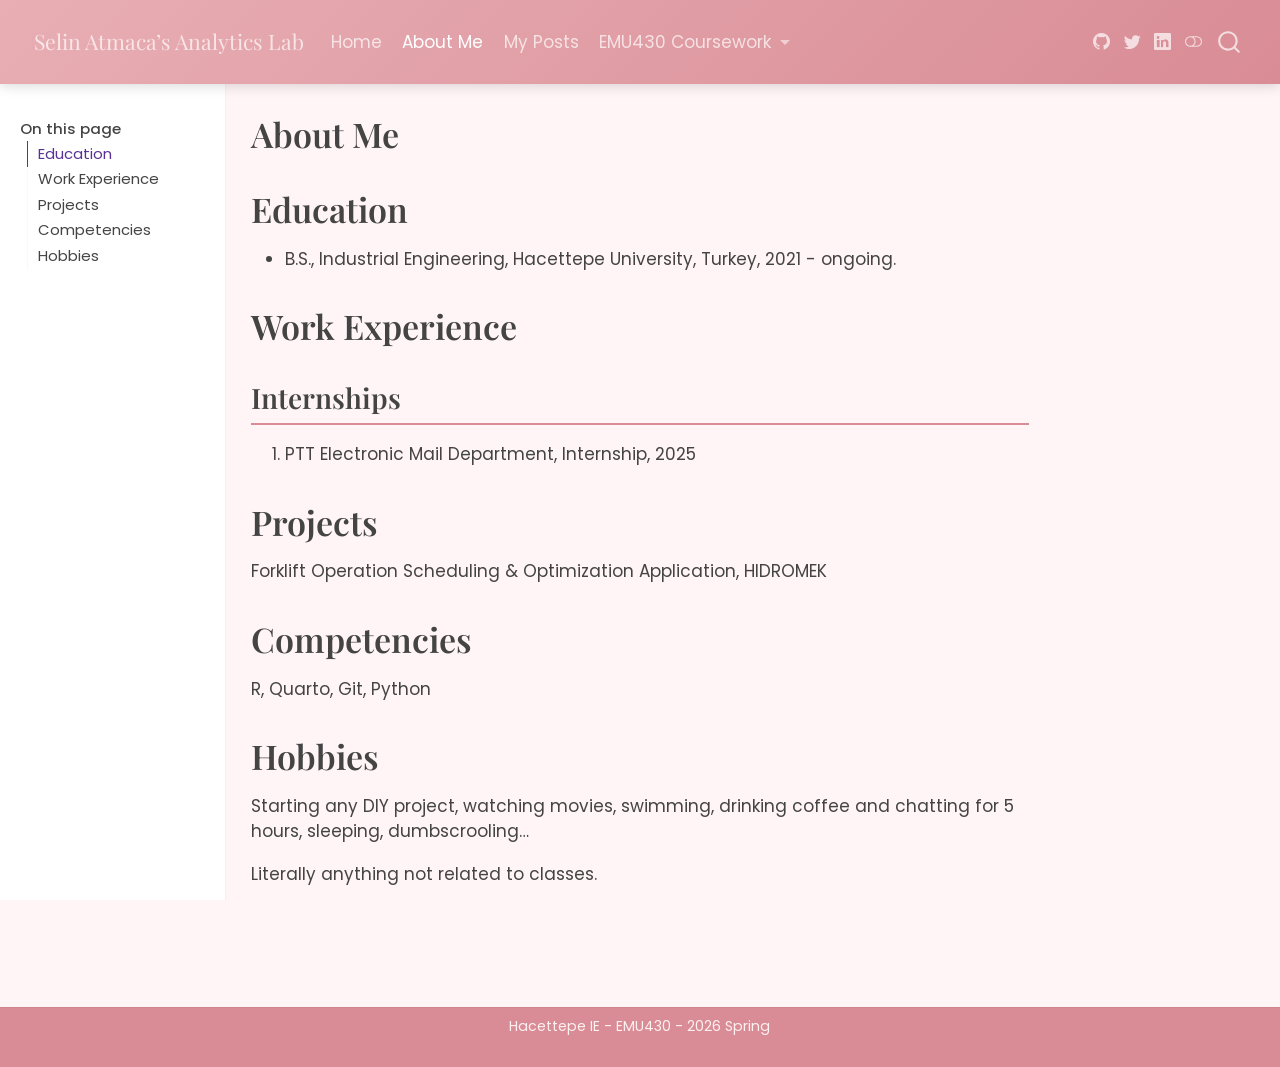
<file: docs/about.html>
<!DOCTYPE html>
<html xmlns="http://www.w3.org/1999/xhtml" lang="en" xml:lang="en"><head>

<meta charset="utf-8">
<meta name="generator" content="quarto-1.8.25">

<meta name="viewport" content="width=device-width, initial-scale=1.0, user-scalable=yes">


<title>About Me – Selin Atmaca’s Analytics Lab</title>
<style>
code{white-space: pre-wrap;}
span.smallcaps{font-variant: small-caps;}
div.columns{display: flex; gap: min(4vw, 1.5em);}
div.column{flex: auto; overflow-x: auto;}
div.hanging-indent{margin-left: 1.5em; text-indent: -1.5em;}
ul.task-list{list-style: none;}
ul.task-list li input[type="checkbox"] {
  width: 0.8em;
  margin: 0 0.8em 0.2em -1em; /* quarto-specific, see https://github.com/quarto-dev/quarto-cli/issues/4556 */ 
  vertical-align: middle;
}
</style>


<script src="site_libs/quarto-nav/quarto-nav.js"></script>
<script src="site_libs/quarto-nav/headroom.min.js"></script>
<script src="site_libs/clipboard/clipboard.min.js"></script>
<script src="site_libs/quarto-search/autocomplete.umd.js"></script>
<script src="site_libs/quarto-search/fuse.min.js"></script>
<script src="site_libs/quarto-search/quarto-search.js"></script>
<meta name="quarto:offset" content="./">
<script src="site_libs/quarto-html/quarto.js" type="module"></script>
<script src="site_libs/quarto-html/tabsets/tabsets.js" type="module"></script>
<script src="site_libs/quarto-html/axe/axe-check.js" type="module"></script>
<script src="site_libs/quarto-html/popper.min.js"></script>
<script src="site_libs/quarto-html/tippy.umd.min.js"></script>
<script src="site_libs/quarto-html/anchor.min.js"></script>
<link href="site_libs/quarto-html/tippy.css" rel="stylesheet">
<link href="site_libs/quarto-html/quarto-syntax-highlighting-7b89279ff1a6dce999919e0e67d4d9ec.css" rel="stylesheet" class="quarto-color-scheme" id="quarto-text-highlighting-styles">
<link href="site_libs/quarto-html/quarto-syntax-highlighting-dark-707d8167ce6003fca903bfe2be84ab7f.css" rel="stylesheet" class="quarto-color-scheme quarto-color-alternate" id="quarto-text-highlighting-styles">
<link href="site_libs/quarto-html/quarto-syntax-highlighting-7b89279ff1a6dce999919e0e67d4d9ec.css" rel="stylesheet" class="quarto-color-scheme-extra" id="quarto-text-highlighting-styles">
<script src="site_libs/bootstrap/bootstrap.min.js"></script>
<link href="site_libs/bootstrap/bootstrap-icons.css" rel="stylesheet">
<link href="site_libs/bootstrap/bootstrap-91e7568c61d9533fae35b7e2902f9267.min.css" rel="stylesheet" append-hash="true" class="quarto-color-scheme" id="quarto-bootstrap" data-mode="light">
<link href="site_libs/bootstrap/bootstrap-dark-700db516d7b06980125e619fb1ae2ac9.min.css" rel="stylesheet" append-hash="true" class="quarto-color-scheme quarto-color-alternate" id="quarto-bootstrap" data-mode="dark">
<link href="site_libs/bootstrap/bootstrap-91e7568c61d9533fae35b7e2902f9267.min.css" rel="stylesheet" append-hash="true" class="quarto-color-scheme-extra" id="quarto-bootstrap" data-mode="light">
<script id="quarto-search-options" type="application/json">{
  "location": "navbar",
  "copy-button": false,
  "collapse-after": 3,
  "panel-placement": "end",
  "type": "overlay",
  "limit": 50,
  "keyboard-shortcut": [
    "f",
    "/",
    "s"
  ],
  "show-item-context": false,
  "language": {
    "search-no-results-text": "No results",
    "search-matching-documents-text": "matching documents",
    "search-copy-link-title": "Copy link to search",
    "search-hide-matches-text": "Hide additional matches",
    "search-more-match-text": "more match in this document",
    "search-more-matches-text": "more matches in this document",
    "search-clear-button-title": "Clear",
    "search-text-placeholder": "",
    "search-detached-cancel-button-title": "Cancel",
    "search-submit-button-title": "Submit",
    "search-label": "Search"
  }
}</script>


<link rel="stylesheet" href="styles.css">
</head>

<body class="docked nav-fixed quarto-light"><script id="quarto-html-before-body" type="application/javascript">
    const toggleBodyColorMode = (bsSheetEl) => {
      const mode = bsSheetEl.getAttribute("data-mode");
      const bodyEl = window.document.querySelector("body");
      if (mode === "dark") {
        bodyEl.classList.add("quarto-dark");
        bodyEl.classList.remove("quarto-light");
      } else {
        bodyEl.classList.add("quarto-light");
        bodyEl.classList.remove("quarto-dark");
      }
    }
    const toggleBodyColorPrimary = () => {
      const bsSheetEl = window.document.querySelector("link#quarto-bootstrap:not([rel=disabled-stylesheet])");
      if (bsSheetEl) {
        toggleBodyColorMode(bsSheetEl);
      }
    }
    const setColorSchemeToggle = (alternate) => {
      const toggles = window.document.querySelectorAll('.quarto-color-scheme-toggle');
      for (let i=0; i < toggles.length; i++) {
        const toggle = toggles[i];
        if (toggle) {
          if (alternate) {
            toggle.classList.add("alternate");
          } else {
            toggle.classList.remove("alternate");
          }
        }
      }
    };
    const toggleColorMode = (alternate) => {
      // Switch the stylesheets
      const primaryStylesheets = window.document.querySelectorAll('link.quarto-color-scheme:not(.quarto-color-alternate)');
      const alternateStylesheets = window.document.querySelectorAll('link.quarto-color-scheme.quarto-color-alternate');
      manageTransitions('#quarto-margin-sidebar .nav-link', false);
      if (alternate) {
        // note: dark is layered on light, we don't disable primary!
        enableStylesheet(alternateStylesheets);
        for (const sheetNode of alternateStylesheets) {
          if (sheetNode.id === "quarto-bootstrap") {
            toggleBodyColorMode(sheetNode);
          }
        }
      } else {
        disableStylesheet(alternateStylesheets);
        enableStylesheet(primaryStylesheets)
        toggleBodyColorPrimary();
      }
      manageTransitions('#quarto-margin-sidebar .nav-link', true);
      // Switch the toggles
      setColorSchemeToggle(alternate)
      // Hack to workaround the fact that safari doesn't
      // properly recolor the scrollbar when toggling (#1455)
      if (navigator.userAgent.indexOf('Safari') > 0 && navigator.userAgent.indexOf('Chrome') == -1) {
        manageTransitions("body", false);
        window.scrollTo(0, 1);
        setTimeout(() => {
          window.scrollTo(0, 0);
          manageTransitions("body", true);
        }, 40);
      }
    }
    const disableStylesheet = (stylesheets) => {
      for (let i=0; i < stylesheets.length; i++) {
        const stylesheet = stylesheets[i];
        stylesheet.rel = 'disabled-stylesheet';
      }
    }
    const enableStylesheet = (stylesheets) => {
      for (let i=0; i < stylesheets.length; i++) {
        const stylesheet = stylesheets[i];
        if(stylesheet.rel !== 'stylesheet') { // for Chrome, which will still FOUC without this check
          stylesheet.rel = 'stylesheet';
        }
      }
    }
    const manageTransitions = (selector, allowTransitions) => {
      const els = window.document.querySelectorAll(selector);
      for (let i=0; i < els.length; i++) {
        const el = els[i];
        if (allowTransitions) {
          el.classList.remove('notransition');
        } else {
          el.classList.add('notransition');
        }
      }
    }
    const isFileUrl = () => {
      return window.location.protocol === 'file:';
    }
    const hasAlternateSentinel = () => {
      let styleSentinel = getColorSchemeSentinel();
      if (styleSentinel !== null) {
        return styleSentinel === "alternate";
      } else {
        return false;
      }
    }
    const setStyleSentinel = (alternate) => {
      const value = alternate ? "alternate" : "default";
      if (!isFileUrl()) {
        window.localStorage.setItem("quarto-color-scheme", value);
      } else {
        localAlternateSentinel = value;
      }
    }
    const getColorSchemeSentinel = () => {
      if (!isFileUrl()) {
        const storageValue = window.localStorage.getItem("quarto-color-scheme");
        return storageValue != null ? storageValue : localAlternateSentinel;
      } else {
        return localAlternateSentinel;
      }
    }
    const toggleGiscusIfUsed = (isAlternate, darkModeDefault) => {
      const baseTheme = document.querySelector('#giscus-base-theme')?.value ?? 'light';
      const alternateTheme = document.querySelector('#giscus-alt-theme')?.value ?? 'dark';
      let newTheme = '';
      if(authorPrefersDark) {
        newTheme = isAlternate ? baseTheme : alternateTheme;
      } else {
        newTheme = isAlternate ? alternateTheme : baseTheme;
      }
      const changeGiscusTheme = () => {
        // From: https://github.com/giscus/giscus/issues/336
        const sendMessage = (message) => {
          const iframe = document.querySelector('iframe.giscus-frame');
          if (!iframe) return;
          iframe.contentWindow.postMessage({ giscus: message }, 'https://giscus.app');
        }
        sendMessage({
          setConfig: {
            theme: newTheme
          }
        });
      }
      const isGiscussLoaded = window.document.querySelector('iframe.giscus-frame') !== null;
      if (isGiscussLoaded) {
        changeGiscusTheme();
      }
    };
    const authorPrefersDark = false;
    const darkModeDefault = authorPrefersDark;
      document.querySelector('link#quarto-text-highlighting-styles.quarto-color-scheme-extra').rel = 'disabled-stylesheet';
      document.querySelector('link#quarto-bootstrap.quarto-color-scheme-extra').rel = 'disabled-stylesheet';
    let localAlternateSentinel = darkModeDefault ? 'alternate' : 'default';
    // Dark / light mode switch
    window.quartoToggleColorScheme = () => {
      // Read the current dark / light value
      let toAlternate = !hasAlternateSentinel();
      toggleColorMode(toAlternate);
      setStyleSentinel(toAlternate);
      toggleGiscusIfUsed(toAlternate, darkModeDefault);
      window.dispatchEvent(new Event('resize'));
    };
    // Switch to dark mode if need be
    if (hasAlternateSentinel()) {
      toggleColorMode(true);
    } else {
      toggleColorMode(false);
    }
  </script>

<div id="quarto-search-results"></div>
  <header id="quarto-header" class="headroom fixed-top">
    <nav class="navbar navbar-expand-lg " data-bs-theme="dark">
      <div class="navbar-container container-fluid">
      <div class="navbar-brand-container mx-auto">
    <a href="./index.html" class="navbar-brand navbar-brand-logo">
    </a>
    <a class="navbar-brand" href="./index.html">
    <span class="navbar-title">Selin Atmaca’s Analytics Lab</span>
    </a>
  </div>
            <div id="quarto-search" class="" title="Search"></div>
          <button class="navbar-toggler" type="button" data-bs-toggle="collapse" data-bs-target="#navbarCollapse" aria-controls="navbarCollapse" role="menu" aria-expanded="false" aria-label="Toggle navigation" onclick="if (window.quartoToggleHeadroom) { window.quartoToggleHeadroom(); }">
  <span class="navbar-toggler-icon"></span>
</button>
          <div class="collapse navbar-collapse" id="navbarCollapse">
            <ul class="navbar-nav navbar-nav-scroll me-auto">
  <li class="nav-item">
    <a class="nav-link" href="./index.html"> 
<span class="menu-text">Home</span></a>
  </li>  
  <li class="nav-item">
    <a class="nav-link active" href="./about.html" aria-current="page"> 
<span class="menu-text">About Me</span></a>
  </li>  
  <li class="nav-item">
    <a class="nav-link" href="./posts.html"> 
<span class="menu-text">My Posts</span></a>
  </li>  
  <li class="nav-item dropdown ">
    <a class="nav-link dropdown-toggle" href="#" id="nav-menu-emu430-coursework" role="link" data-bs-toggle="dropdown" aria-expanded="false">
 <span class="menu-text">EMU430 Coursework</span>
    </a>
    <ul class="dropdown-menu" aria-labelledby="nav-menu-emu430-coursework">    
        <li>
    <a class="dropdown-item" href="./assignments.html">
 <span class="dropdown-text">Assignments</span></a>
  </li>  
        <li>
    <a class="dropdown-item" href="./project.html">
 <span class="dropdown-text">Project</span></a>
  </li>  
    </ul>
  </li>
</ul>
          </div> <!-- /navcollapse -->
            <div class="quarto-navbar-tools tools-wide">
    <a href="https://twitter.com" title="" class="quarto-navigation-tool px-1" aria-label=""><i class="bi bi-github"></i></a>
    <a href="https://twitter.com" title="" class="quarto-navigation-tool px-1" aria-label=""><i class="bi bi-twitter"></i></a>
    <a href="https://linkedin.com" title="" class="quarto-navigation-tool px-1" aria-label=""><i class="bi bi-linkedin"></i></a>
  <a href="" class="quarto-color-scheme-toggle quarto-navigation-tool  px-1" onclick="window.quartoToggleColorScheme(); return false;" title="Toggle dark mode"><i class="bi"></i></a>
</div>
      </div> <!-- /container-fluid -->
    </nav>
</header>
<!-- content -->
<div id="quarto-content" class="quarto-container page-columns page-rows-contents page-layout-article page-navbar">
<!-- sidebar -->
  <nav id="quarto-sidebar" class="sidebar collapse collapse-horizontal quarto-sidebar-collapse-item sidebar-navigation docked overflow-auto">
    <nav id="TOC" role="doc-toc" class="toc-active">
    <h2 id="toc-title">On this page</h2>
   
  <ul>
  <li><a href="#education" id="toc-education" class="nav-link active" data-scroll-target="#education">Education</a></li>
  <li><a href="#work-experience" id="toc-work-experience" class="nav-link" data-scroll-target="#work-experience">Work Experience</a>
  <ul class="collapse">
  <li><a href="#internships" id="toc-internships" class="nav-link" data-scroll-target="#internships">Internships</a></li>
  </ul></li>
  <li><a href="#projects" id="toc-projects" class="nav-link" data-scroll-target="#projects">Projects</a></li>
  <li><a href="#competencies" id="toc-competencies" class="nav-link" data-scroll-target="#competencies">Competencies</a></li>
  <li><a href="#hobbies" id="toc-hobbies" class="nav-link" data-scroll-target="#hobbies">Hobbies</a></li>
  </ul>
</nav>
</nav>
<div id="quarto-sidebar-glass" class="quarto-sidebar-collapse-item" data-bs-toggle="collapse" data-bs-target=".quarto-sidebar-collapse-item"></div>
<!-- margin-sidebar -->
    <div id="quarto-margin-sidebar" class="sidebar margin-sidebar zindex-bottom">
    </div>
<!-- main -->
<main class="content" id="quarto-document-content">


<header id="title-block-header" class="quarto-title-block default">
<div class="quarto-title">
<h1 class="title">About Me</h1>
</div>



<div class="quarto-title-meta">

    
  
    
  </div>
  


</header>


<section id="education" class="level1">
<h1>Education</h1>
<ul>
<li>B.S., Industrial Engineering, Hacettepe University, Turkey, 2021 - ongoing.</li>
</ul>
</section>
<section id="work-experience" class="level1">
<h1>Work Experience</h1>
<section id="internships" class="level2">
<h2 class="anchored" data-anchor-id="internships">Internships</h2>
<ol type="1">
<li>PTT Electronic Mail Department, Internship, 2025</li>
</ol>
</section>
</section>
<section id="projects" class="level1">
<h1>Projects</h1>
<p>Forklift Operation Scheduling &amp; Optimization Application, HIDROMEK</p>
</section>
<section id="competencies" class="level1">
<h1>Competencies</h1>
<p>R, Quarto, Git, Python</p>
</section>
<section id="hobbies" class="level1">
<h1>Hobbies</h1>
<p>Starting any DIY project, watching movies, swimming, drinking coffee and chatting for 5 hours, sleeping, dumbscrooling…</p>
<p>Literally anything not related to classes.<strong><br>
<br>
</strong></p>


</section>

<a onclick="window.scrollTo(0, 0); return false;" role="button" id="quarto-back-to-top"><i class="bi bi-arrow-up"></i> Back to top</a></main> <!-- /main -->
<script id="quarto-html-after-body" type="application/javascript">
  window.document.addEventListener("DOMContentLoaded", function (event) {
    // Ensure there is a toggle, if there isn't float one in the top right
    if (window.document.querySelector('.quarto-color-scheme-toggle') === null) {
      const a = window.document.createElement('a');
      a.classList.add('top-right');
      a.classList.add('quarto-color-scheme-toggle');
      a.href = "";
      a.onclick = function() { try { window.quartoToggleColorScheme(); } catch {} return false; };
      const i = window.document.createElement("i");
      i.classList.add('bi');
      a.appendChild(i);
      window.document.body.appendChild(a);
    }
    setColorSchemeToggle(hasAlternateSentinel())
    const icon = "";
    const anchorJS = new window.AnchorJS();
    anchorJS.options = {
      placement: 'right',
      icon: icon
    };
    anchorJS.add('.anchored');
    const isCodeAnnotation = (el) => {
      for (const clz of el.classList) {
        if (clz.startsWith('code-annotation-')) {                     
          return true;
        }
      }
      return false;
    }
    const onCopySuccess = function(e) {
      // button target
      const button = e.trigger;
      // don't keep focus
      button.blur();
      // flash "checked"
      button.classList.add('code-copy-button-checked');
      var currentTitle = button.getAttribute("title");
      button.setAttribute("title", "Copied!");
      let tooltip;
      if (window.bootstrap) {
        button.setAttribute("data-bs-toggle", "tooltip");
        button.setAttribute("data-bs-placement", "left");
        button.setAttribute("data-bs-title", "Copied!");
        tooltip = new bootstrap.Tooltip(button, 
          { trigger: "manual", 
            customClass: "code-copy-button-tooltip",
            offset: [0, -8]});
        tooltip.show();    
      }
      setTimeout(function() {
        if (tooltip) {
          tooltip.hide();
          button.removeAttribute("data-bs-title");
          button.removeAttribute("data-bs-toggle");
          button.removeAttribute("data-bs-placement");
        }
        button.setAttribute("title", currentTitle);
        button.classList.remove('code-copy-button-checked');
      }, 1000);
      // clear code selection
      e.clearSelection();
    }
    const getTextToCopy = function(trigger) {
      const outerScaffold = trigger.parentElement.cloneNode(true);
      const codeEl = outerScaffold.querySelector('code');
      for (const childEl of codeEl.children) {
        if (isCodeAnnotation(childEl)) {
          childEl.remove();
        }
      }
      return codeEl.innerText;
    }
    const clipboard = new window.ClipboardJS('.code-copy-button:not([data-in-quarto-modal])', {
      text: getTextToCopy
    });
    clipboard.on('success', onCopySuccess);
    if (window.document.getElementById('quarto-embedded-source-code-modal')) {
      const clipboardModal = new window.ClipboardJS('.code-copy-button[data-in-quarto-modal]', {
        text: getTextToCopy,
        container: window.document.getElementById('quarto-embedded-source-code-modal')
      });
      clipboardModal.on('success', onCopySuccess);
    }
      var localhostRegex = new RegExp(/^(?:http|https):\/\/localhost\:?[0-9]*\//);
      var mailtoRegex = new RegExp(/^mailto:/);
        var filterRegex = new RegExp('/' + window.location.host + '/');
      var isInternal = (href) => {
          return filterRegex.test(href) || localhostRegex.test(href) || mailtoRegex.test(href);
      }
      // Inspect non-navigation links and adorn them if external
     var links = window.document.querySelectorAll('a[href]:not(.nav-link):not(.navbar-brand):not(.toc-action):not(.sidebar-link):not(.sidebar-item-toggle):not(.pagination-link):not(.no-external):not([aria-hidden]):not(.dropdown-item):not(.quarto-navigation-tool):not(.about-link)');
      for (var i=0; i<links.length; i++) {
        const link = links[i];
        if (!isInternal(link.href)) {
          // undo the damage that might have been done by quarto-nav.js in the case of
          // links that we want to consider external
          if (link.dataset.originalHref !== undefined) {
            link.href = link.dataset.originalHref;
          }
        }
      }
    function tippyHover(el, contentFn, onTriggerFn, onUntriggerFn) {
      const config = {
        allowHTML: true,
        maxWidth: 500,
        delay: 100,
        arrow: false,
        appendTo: function(el) {
            return el.parentElement;
        },
        interactive: true,
        interactiveBorder: 10,
        theme: 'quarto',
        placement: 'bottom-start',
      };
      if (contentFn) {
        config.content = contentFn;
      }
      if (onTriggerFn) {
        config.onTrigger = onTriggerFn;
      }
      if (onUntriggerFn) {
        config.onUntrigger = onUntriggerFn;
      }
      window.tippy(el, config); 
    }
    const noterefs = window.document.querySelectorAll('a[role="doc-noteref"]');
    for (var i=0; i<noterefs.length; i++) {
      const ref = noterefs[i];
      tippyHover(ref, function() {
        // use id or data attribute instead here
        let href = ref.getAttribute('data-footnote-href') || ref.getAttribute('href');
        try { href = new URL(href).hash; } catch {}
        const id = href.replace(/^#\/?/, "");
        const note = window.document.getElementById(id);
        if (note) {
          return note.innerHTML;
        } else {
          return "";
        }
      });
    }
    const xrefs = window.document.querySelectorAll('a.quarto-xref');
    const processXRef = (id, note) => {
      // Strip column container classes
      const stripColumnClz = (el) => {
        el.classList.remove("page-full", "page-columns");
        if (el.children) {
          for (const child of el.children) {
            stripColumnClz(child);
          }
        }
      }
      stripColumnClz(note)
      if (id === null || id.startsWith('sec-')) {
        // Special case sections, only their first couple elements
        const container = document.createElement("div");
        if (note.children && note.children.length > 2) {
          container.appendChild(note.children[0].cloneNode(true));
          for (let i = 1; i < note.children.length; i++) {
            const child = note.children[i];
            if (child.tagName === "P" && child.innerText === "") {
              continue;
            } else {
              container.appendChild(child.cloneNode(true));
              break;
            }
          }
          if (window.Quarto?.typesetMath) {
            window.Quarto.typesetMath(container);
          }
          return container.innerHTML
        } else {
          if (window.Quarto?.typesetMath) {
            window.Quarto.typesetMath(note);
          }
          return note.innerHTML;
        }
      } else {
        // Remove any anchor links if they are present
        const anchorLink = note.querySelector('a.anchorjs-link');
        if (anchorLink) {
          anchorLink.remove();
        }
        if (window.Quarto?.typesetMath) {
          window.Quarto.typesetMath(note);
        }
        if (note.classList.contains("callout")) {
          return note.outerHTML;
        } else {
          return note.innerHTML;
        }
      }
    }
    for (var i=0; i<xrefs.length; i++) {
      const xref = xrefs[i];
      tippyHover(xref, undefined, function(instance) {
        instance.disable();
        let url = xref.getAttribute('href');
        let hash = undefined; 
        if (url.startsWith('#')) {
          hash = url;
        } else {
          try { hash = new URL(url).hash; } catch {}
        }
        if (hash) {
          const id = hash.replace(/^#\/?/, "");
          const note = window.document.getElementById(id);
          if (note !== null) {
            try {
              const html = processXRef(id, note.cloneNode(true));
              instance.setContent(html);
            } finally {
              instance.enable();
              instance.show();
            }
          } else {
            // See if we can fetch this
            fetch(url.split('#')[0])
            .then(res => res.text())
            .then(html => {
              const parser = new DOMParser();
              const htmlDoc = parser.parseFromString(html, "text/html");
              const note = htmlDoc.getElementById(id);
              if (note !== null) {
                const html = processXRef(id, note);
                instance.setContent(html);
              } 
            }).finally(() => {
              instance.enable();
              instance.show();
            });
          }
        } else {
          // See if we can fetch a full url (with no hash to target)
          // This is a special case and we should probably do some content thinning / targeting
          fetch(url)
          .then(res => res.text())
          .then(html => {
            const parser = new DOMParser();
            const htmlDoc = parser.parseFromString(html, "text/html");
            const note = htmlDoc.querySelector('main.content');
            if (note !== null) {
              // This should only happen for chapter cross references
              // (since there is no id in the URL)
              // remove the first header
              if (note.children.length > 0 && note.children[0].tagName === "HEADER") {
                note.children[0].remove();
              }
              const html = processXRef(null, note);
              instance.setContent(html);
            } 
          }).finally(() => {
            instance.enable();
            instance.show();
          });
        }
      }, function(instance) {
      });
    }
        let selectedAnnoteEl;
        const selectorForAnnotation = ( cell, annotation) => {
          let cellAttr = 'data-code-cell="' + cell + '"';
          let lineAttr = 'data-code-annotation="' +  annotation + '"';
          const selector = 'span[' + cellAttr + '][' + lineAttr + ']';
          return selector;
        }
        const selectCodeLines = (annoteEl) => {
          const doc = window.document;
          const targetCell = annoteEl.getAttribute("data-target-cell");
          const targetAnnotation = annoteEl.getAttribute("data-target-annotation");
          const annoteSpan = window.document.querySelector(selectorForAnnotation(targetCell, targetAnnotation));
          const lines = annoteSpan.getAttribute("data-code-lines").split(",");
          const lineIds = lines.map((line) => {
            return targetCell + "-" + line;
          })
          let top = null;
          let height = null;
          let parent = null;
          if (lineIds.length > 0) {
              //compute the position of the single el (top and bottom and make a div)
              const el = window.document.getElementById(lineIds[0]);
              top = el.offsetTop;
              height = el.offsetHeight;
              parent = el.parentElement.parentElement;
            if (lineIds.length > 1) {
              const lastEl = window.document.getElementById(lineIds[lineIds.length - 1]);
              const bottom = lastEl.offsetTop + lastEl.offsetHeight;
              height = bottom - top;
            }
            if (top !== null && height !== null && parent !== null) {
              // cook up a div (if necessary) and position it 
              let div = window.document.getElementById("code-annotation-line-highlight");
              if (div === null) {
                div = window.document.createElement("div");
                div.setAttribute("id", "code-annotation-line-highlight");
                div.style.position = 'absolute';
                parent.appendChild(div);
              }
              div.style.top = top - 2 + "px";
              div.style.height = height + 4 + "px";
              div.style.left = 0;
              let gutterDiv = window.document.getElementById("code-annotation-line-highlight-gutter");
              if (gutterDiv === null) {
                gutterDiv = window.document.createElement("div");
                gutterDiv.setAttribute("id", "code-annotation-line-highlight-gutter");
                gutterDiv.style.position = 'absolute';
                const codeCell = window.document.getElementById(targetCell);
                const gutter = codeCell.querySelector('.code-annotation-gutter');
                gutter.appendChild(gutterDiv);
              }
              gutterDiv.style.top = top - 2 + "px";
              gutterDiv.style.height = height + 4 + "px";
            }
            selectedAnnoteEl = annoteEl;
          }
        };
        const unselectCodeLines = () => {
          const elementsIds = ["code-annotation-line-highlight", "code-annotation-line-highlight-gutter"];
          elementsIds.forEach((elId) => {
            const div = window.document.getElementById(elId);
            if (div) {
              div.remove();
            }
          });
          selectedAnnoteEl = undefined;
        };
          // Handle positioning of the toggle
      window.addEventListener(
        "resize",
        throttle(() => {
          elRect = undefined;
          if (selectedAnnoteEl) {
            selectCodeLines(selectedAnnoteEl);
          }
        }, 10)
      );
      function throttle(fn, ms) {
      let throttle = false;
      let timer;
        return (...args) => {
          if(!throttle) { // first call gets through
              fn.apply(this, args);
              throttle = true;
          } else { // all the others get throttled
              if(timer) clearTimeout(timer); // cancel #2
              timer = setTimeout(() => {
                fn.apply(this, args);
                timer = throttle = false;
              }, ms);
          }
        };
      }
        // Attach click handler to the DT
        const annoteDls = window.document.querySelectorAll('dt[data-target-cell]');
        for (const annoteDlNode of annoteDls) {
          annoteDlNode.addEventListener('click', (event) => {
            const clickedEl = event.target;
            if (clickedEl !== selectedAnnoteEl) {
              unselectCodeLines();
              const activeEl = window.document.querySelector('dt[data-target-cell].code-annotation-active');
              if (activeEl) {
                activeEl.classList.remove('code-annotation-active');
              }
              selectCodeLines(clickedEl);
              clickedEl.classList.add('code-annotation-active');
            } else {
              // Unselect the line
              unselectCodeLines();
              clickedEl.classList.remove('code-annotation-active');
            }
          });
        }
    const findCites = (el) => {
      const parentEl = el.parentElement;
      if (parentEl) {
        const cites = parentEl.dataset.cites;
        if (cites) {
          return {
            el,
            cites: cites.split(' ')
          };
        } else {
          return findCites(el.parentElement)
        }
      } else {
        return undefined;
      }
    };
    var bibliorefs = window.document.querySelectorAll('a[role="doc-biblioref"]');
    for (var i=0; i<bibliorefs.length; i++) {
      const ref = bibliorefs[i];
      const citeInfo = findCites(ref);
      if (citeInfo) {
        tippyHover(citeInfo.el, function() {
          var popup = window.document.createElement('div');
          citeInfo.cites.forEach(function(cite) {
            var citeDiv = window.document.createElement('div');
            citeDiv.classList.add('hanging-indent');
            citeDiv.classList.add('csl-entry');
            var biblioDiv = window.document.getElementById('ref-' + cite);
            if (biblioDiv) {
              citeDiv.innerHTML = biblioDiv.innerHTML;
            }
            popup.appendChild(citeDiv);
          });
          return popup.innerHTML;
        });
      }
    }
  });
  </script>
</div> <!-- /content -->
<footer class="footer">
  <div class="nav-footer">
    <div class="nav-footer-left">
      &nbsp;
    </div>   
    <div class="nav-footer-center">
<p>Hacettepe IE - EMU430 - 2026 Spring</p>
</div>
    <div class="nav-footer-right">
      &nbsp;
    </div>
  </div>
</footer>




</body></html>
</file>
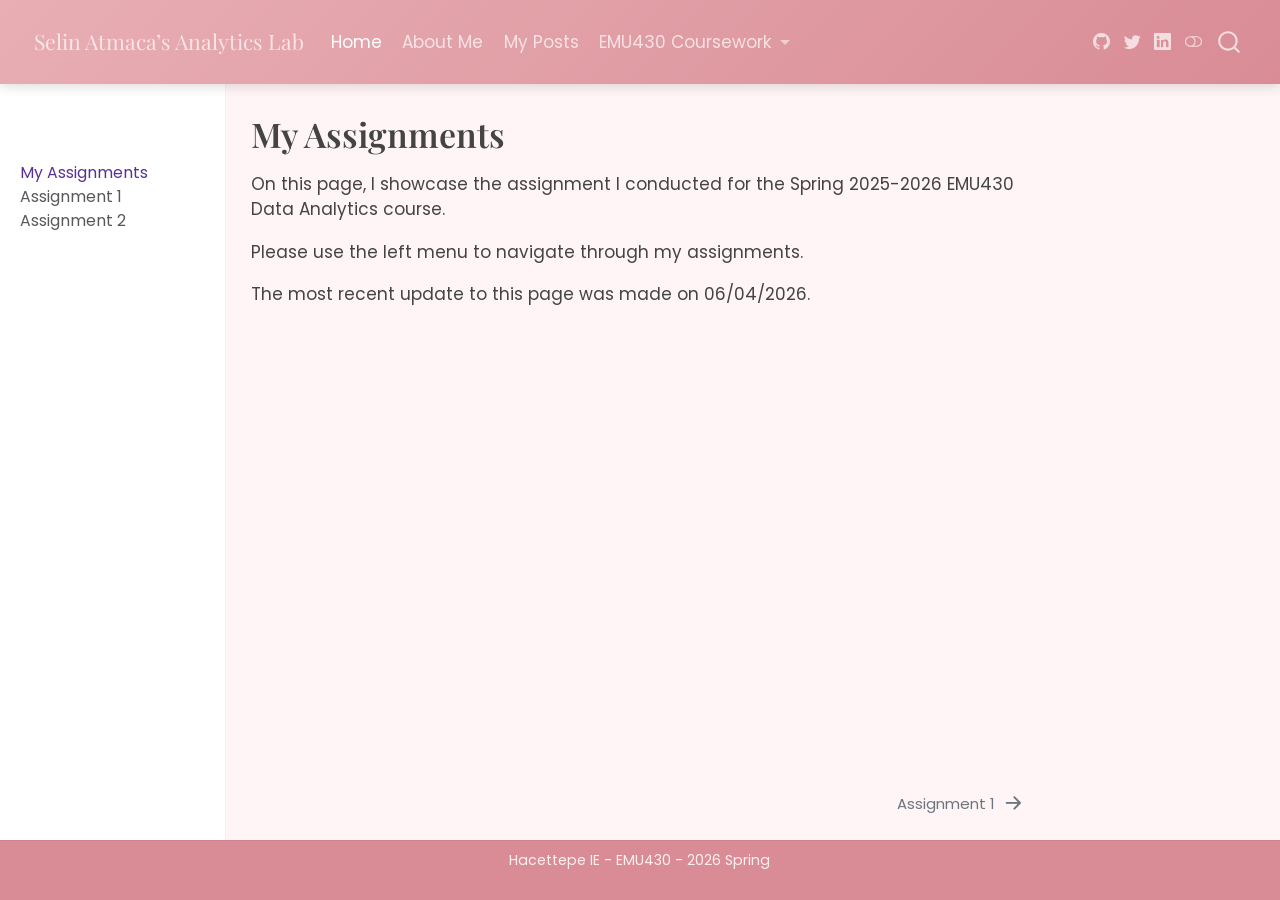
<file: docs/assignments.html>
<!DOCTYPE html>
<html xmlns="http://www.w3.org/1999/xhtml" lang="en" xml:lang="en"><head>

<meta charset="utf-8">
<meta name="generator" content="quarto-1.8.25">

<meta name="viewport" content="width=device-width, initial-scale=1.0, user-scalable=yes">


<title>My Assignments – Selin Atmaca’s Analytics Lab</title>
<style>
code{white-space: pre-wrap;}
span.smallcaps{font-variant: small-caps;}
div.columns{display: flex; gap: min(4vw, 1.5em);}
div.column{flex: auto; overflow-x: auto;}
div.hanging-indent{margin-left: 1.5em; text-indent: -1.5em;}
ul.task-list{list-style: none;}
ul.task-list li input[type="checkbox"] {
  width: 0.8em;
  margin: 0 0.8em 0.2em -1em; /* quarto-specific, see https://github.com/quarto-dev/quarto-cli/issues/4556 */ 
  vertical-align: middle;
}
</style>


<script src="site_libs/quarto-nav/quarto-nav.js"></script>
<script src="site_libs/quarto-nav/headroom.min.js"></script>
<script src="site_libs/clipboard/clipboard.min.js"></script>
<script src="site_libs/quarto-search/autocomplete.umd.js"></script>
<script src="site_libs/quarto-search/fuse.min.js"></script>
<script src="site_libs/quarto-search/quarto-search.js"></script>
<meta name="quarto:offset" content="./">
<link href="./assignments/assignment-1.html" rel="next">
<script src="site_libs/quarto-html/quarto.js" type="module"></script>
<script src="site_libs/quarto-html/tabsets/tabsets.js" type="module"></script>
<script src="site_libs/quarto-html/axe/axe-check.js" type="module"></script>
<script src="site_libs/quarto-html/popper.min.js"></script>
<script src="site_libs/quarto-html/tippy.umd.min.js"></script>
<script src="site_libs/quarto-html/anchor.min.js"></script>
<link href="site_libs/quarto-html/tippy.css" rel="stylesheet">
<link href="site_libs/quarto-html/quarto-syntax-highlighting-7b89279ff1a6dce999919e0e67d4d9ec.css" rel="stylesheet" class="quarto-color-scheme" id="quarto-text-highlighting-styles">
<link href="site_libs/quarto-html/quarto-syntax-highlighting-dark-707d8167ce6003fca903bfe2be84ab7f.css" rel="stylesheet" class="quarto-color-scheme quarto-color-alternate" id="quarto-text-highlighting-styles">
<link href="site_libs/quarto-html/quarto-syntax-highlighting-7b89279ff1a6dce999919e0e67d4d9ec.css" rel="stylesheet" class="quarto-color-scheme-extra" id="quarto-text-highlighting-styles">
<script src="site_libs/bootstrap/bootstrap.min.js"></script>
<link href="site_libs/bootstrap/bootstrap-icons.css" rel="stylesheet">
<link href="site_libs/bootstrap/bootstrap-91e7568c61d9533fae35b7e2902f9267.min.css" rel="stylesheet" append-hash="true" class="quarto-color-scheme" id="quarto-bootstrap" data-mode="light">
<link href="site_libs/bootstrap/bootstrap-dark-700db516d7b06980125e619fb1ae2ac9.min.css" rel="stylesheet" append-hash="true" class="quarto-color-scheme quarto-color-alternate" id="quarto-bootstrap" data-mode="dark">
<link href="site_libs/bootstrap/bootstrap-91e7568c61d9533fae35b7e2902f9267.min.css" rel="stylesheet" append-hash="true" class="quarto-color-scheme-extra" id="quarto-bootstrap" data-mode="light">
<script id="quarto-search-options" type="application/json">{
  "location": "navbar",
  "copy-button": false,
  "collapse-after": 3,
  "panel-placement": "end",
  "type": "overlay",
  "limit": 50,
  "keyboard-shortcut": [
    "f",
    "/",
    "s"
  ],
  "show-item-context": false,
  "language": {
    "search-no-results-text": "No results",
    "search-matching-documents-text": "matching documents",
    "search-copy-link-title": "Copy link to search",
    "search-hide-matches-text": "Hide additional matches",
    "search-more-match-text": "more match in this document",
    "search-more-matches-text": "more matches in this document",
    "search-clear-button-title": "Clear",
    "search-text-placeholder": "",
    "search-detached-cancel-button-title": "Cancel",
    "search-submit-button-title": "Submit",
    "search-label": "Search"
  }
}</script>


<link rel="stylesheet" href="styles.css">
</head>

<body class="nav-sidebar docked nav-fixed quarto-light"><script id="quarto-html-before-body" type="application/javascript">
    const toggleBodyColorMode = (bsSheetEl) => {
      const mode = bsSheetEl.getAttribute("data-mode");
      const bodyEl = window.document.querySelector("body");
      if (mode === "dark") {
        bodyEl.classList.add("quarto-dark");
        bodyEl.classList.remove("quarto-light");
      } else {
        bodyEl.classList.add("quarto-light");
        bodyEl.classList.remove("quarto-dark");
      }
    }
    const toggleBodyColorPrimary = () => {
      const bsSheetEl = window.document.querySelector("link#quarto-bootstrap:not([rel=disabled-stylesheet])");
      if (bsSheetEl) {
        toggleBodyColorMode(bsSheetEl);
      }
    }
    const setColorSchemeToggle = (alternate) => {
      const toggles = window.document.querySelectorAll('.quarto-color-scheme-toggle');
      for (let i=0; i < toggles.length; i++) {
        const toggle = toggles[i];
        if (toggle) {
          if (alternate) {
            toggle.classList.add("alternate");
          } else {
            toggle.classList.remove("alternate");
          }
        }
      }
    };
    const toggleColorMode = (alternate) => {
      // Switch the stylesheets
      const primaryStylesheets = window.document.querySelectorAll('link.quarto-color-scheme:not(.quarto-color-alternate)');
      const alternateStylesheets = window.document.querySelectorAll('link.quarto-color-scheme.quarto-color-alternate');
      manageTransitions('#quarto-margin-sidebar .nav-link', false);
      if (alternate) {
        // note: dark is layered on light, we don't disable primary!
        enableStylesheet(alternateStylesheets);
        for (const sheetNode of alternateStylesheets) {
          if (sheetNode.id === "quarto-bootstrap") {
            toggleBodyColorMode(sheetNode);
          }
        }
      } else {
        disableStylesheet(alternateStylesheets);
        enableStylesheet(primaryStylesheets)
        toggleBodyColorPrimary();
      }
      manageTransitions('#quarto-margin-sidebar .nav-link', true);
      // Switch the toggles
      setColorSchemeToggle(alternate)
      // Hack to workaround the fact that safari doesn't
      // properly recolor the scrollbar when toggling (#1455)
      if (navigator.userAgent.indexOf('Safari') > 0 && navigator.userAgent.indexOf('Chrome') == -1) {
        manageTransitions("body", false);
        window.scrollTo(0, 1);
        setTimeout(() => {
          window.scrollTo(0, 0);
          manageTransitions("body", true);
        }, 40);
      }
    }
    const disableStylesheet = (stylesheets) => {
      for (let i=0; i < stylesheets.length; i++) {
        const stylesheet = stylesheets[i];
        stylesheet.rel = 'disabled-stylesheet';
      }
    }
    const enableStylesheet = (stylesheets) => {
      for (let i=0; i < stylesheets.length; i++) {
        const stylesheet = stylesheets[i];
        if(stylesheet.rel !== 'stylesheet') { // for Chrome, which will still FOUC without this check
          stylesheet.rel = 'stylesheet';
        }
      }
    }
    const manageTransitions = (selector, allowTransitions) => {
      const els = window.document.querySelectorAll(selector);
      for (let i=0; i < els.length; i++) {
        const el = els[i];
        if (allowTransitions) {
          el.classList.remove('notransition');
        } else {
          el.classList.add('notransition');
        }
      }
    }
    const isFileUrl = () => {
      return window.location.protocol === 'file:';
    }
    const hasAlternateSentinel = () => {
      let styleSentinel = getColorSchemeSentinel();
      if (styleSentinel !== null) {
        return styleSentinel === "alternate";
      } else {
        return false;
      }
    }
    const setStyleSentinel = (alternate) => {
      const value = alternate ? "alternate" : "default";
      if (!isFileUrl()) {
        window.localStorage.setItem("quarto-color-scheme", value);
      } else {
        localAlternateSentinel = value;
      }
    }
    const getColorSchemeSentinel = () => {
      if (!isFileUrl()) {
        const storageValue = window.localStorage.getItem("quarto-color-scheme");
        return storageValue != null ? storageValue : localAlternateSentinel;
      } else {
        return localAlternateSentinel;
      }
    }
    const toggleGiscusIfUsed = (isAlternate, darkModeDefault) => {
      const baseTheme = document.querySelector('#giscus-base-theme')?.value ?? 'light';
      const alternateTheme = document.querySelector('#giscus-alt-theme')?.value ?? 'dark';
      let newTheme = '';
      if(authorPrefersDark) {
        newTheme = isAlternate ? baseTheme : alternateTheme;
      } else {
        newTheme = isAlternate ? alternateTheme : baseTheme;
      }
      const changeGiscusTheme = () => {
        // From: https://github.com/giscus/giscus/issues/336
        const sendMessage = (message) => {
          const iframe = document.querySelector('iframe.giscus-frame');
          if (!iframe) return;
          iframe.contentWindow.postMessage({ giscus: message }, 'https://giscus.app');
        }
        sendMessage({
          setConfig: {
            theme: newTheme
          }
        });
      }
      const isGiscussLoaded = window.document.querySelector('iframe.giscus-frame') !== null;
      if (isGiscussLoaded) {
        changeGiscusTheme();
      }
    };
    const authorPrefersDark = false;
    const darkModeDefault = authorPrefersDark;
      document.querySelector('link#quarto-text-highlighting-styles.quarto-color-scheme-extra').rel = 'disabled-stylesheet';
      document.querySelector('link#quarto-bootstrap.quarto-color-scheme-extra').rel = 'disabled-stylesheet';
    let localAlternateSentinel = darkModeDefault ? 'alternate' : 'default';
    // Dark / light mode switch
    window.quartoToggleColorScheme = () => {
      // Read the current dark / light value
      let toAlternate = !hasAlternateSentinel();
      toggleColorMode(toAlternate);
      setStyleSentinel(toAlternate);
      toggleGiscusIfUsed(toAlternate, darkModeDefault);
      window.dispatchEvent(new Event('resize'));
    };
    // Switch to dark mode if need be
    if (hasAlternateSentinel()) {
      toggleColorMode(true);
    } else {
      toggleColorMode(false);
    }
  </script>

<div id="quarto-search-results"></div>
  <header id="quarto-header" class="headroom fixed-top">
    <nav class="navbar navbar-expand-lg " data-bs-theme="dark">
      <div class="navbar-container container-fluid">
      <div class="navbar-brand-container mx-auto">
    <a href="./index.html" class="navbar-brand navbar-brand-logo">
    </a>
    <a class="navbar-brand" href="./index.html">
    <span class="navbar-title">Selin Atmaca’s Analytics Lab</span>
    </a>
  </div>
            <div id="quarto-search" class="" title="Search"></div>
          <button class="navbar-toggler" type="button" data-bs-toggle="collapse" data-bs-target="#navbarCollapse" aria-controls="navbarCollapse" role="menu" aria-expanded="false" aria-label="Toggle navigation" onclick="if (window.quartoToggleHeadroom) { window.quartoToggleHeadroom(); }">
  <span class="navbar-toggler-icon"></span>
</button>
          <div class="collapse navbar-collapse" id="navbarCollapse">
            <ul class="navbar-nav navbar-nav-scroll me-auto">
  <li class="nav-item">
    <a class="nav-link active" href="./index.html" aria-current="page"> 
<span class="menu-text">Home</span></a>
  </li>  
  <li class="nav-item">
    <a class="nav-link" href="./about.html"> 
<span class="menu-text">About Me</span></a>
  </li>  
  <li class="nav-item">
    <a class="nav-link" href="./posts.html"> 
<span class="menu-text">My Posts</span></a>
  </li>  
  <li class="nav-item dropdown ">
    <a class="nav-link dropdown-toggle" href="#" id="nav-menu-emu430-coursework" role="link" data-bs-toggle="dropdown" aria-expanded="false">
 <span class="menu-text">EMU430 Coursework</span>
    </a>
    <ul class="dropdown-menu" aria-labelledby="nav-menu-emu430-coursework">    
        <li>
    <a class="dropdown-item" href="./assignments.html">
 <span class="dropdown-text">Assignments</span></a>
  </li>  
        <li>
    <a class="dropdown-item" href="./project.html">
 <span class="dropdown-text">Project</span></a>
  </li>  
    </ul>
  </li>
</ul>
          </div> <!-- /navcollapse -->
            <div class="quarto-navbar-tools tools-wide">
    <a href="https://twitter.com" title="" class="quarto-navigation-tool px-1" aria-label=""><i class="bi bi-github"></i></a>
    <a href="https://twitter.com" title="" class="quarto-navigation-tool px-1" aria-label=""><i class="bi bi-twitter"></i></a>
    <a href="https://linkedin.com" title="" class="quarto-navigation-tool px-1" aria-label=""><i class="bi bi-linkedin"></i></a>
  <a href="" class="quarto-color-scheme-toggle quarto-navigation-tool  px-1" onclick="window.quartoToggleColorScheme(); return false;" title="Toggle dark mode"><i class="bi"></i></a>
</div>
      </div> <!-- /container-fluid -->
    </nav>
  <nav class="quarto-secondary-nav">
    <div class="container-fluid d-flex">
      <button type="button" class="quarto-btn-toggle btn" data-bs-toggle="collapse" role="button" data-bs-target=".quarto-sidebar-collapse-item" aria-controls="quarto-sidebar" aria-expanded="false" aria-label="Toggle sidebar navigation" onclick="if (window.quartoToggleHeadroom) { window.quartoToggleHeadroom(); }">
        <i class="bi bi-layout-text-sidebar-reverse"></i>
      </button>
        <nav class="quarto-page-breadcrumbs" aria-label="breadcrumb"><ol class="breadcrumb"><li class="breadcrumb-item"><a href="./assignments.html">My Assignments</a></li></ol></nav>
        <a class="flex-grow-1" role="navigation" data-bs-toggle="collapse" data-bs-target=".quarto-sidebar-collapse-item" aria-controls="quarto-sidebar" aria-expanded="false" aria-label="Toggle sidebar navigation" onclick="if (window.quartoToggleHeadroom) { window.quartoToggleHeadroom(); }">      
        </a>
      <button type="button" class="btn quarto-search-button" aria-label="Search" onclick="window.quartoOpenSearch();">
        <i class="bi bi-search"></i>
      </button>
    </div>
  </nav>
</header>
<!-- content -->
<div id="quarto-content" class="quarto-container page-columns page-rows-contents page-layout-article page-navbar">
<!-- sidebar -->
  <nav id="quarto-sidebar" class="sidebar collapse collapse-horizontal quarto-sidebar-collapse-item sidebar-navigation docked overflow-auto">
    <div class="pt-lg-2 mt-2 text-left sidebar-header sidebar-header-stacked">
      <a href="./index.html" class="sidebar-logo-link">
      </a>
      </div>
        <div class="mt-2 flex-shrink-0 align-items-center">
        <div class="sidebar-search">
        <div id="quarto-search" class="" title="Search"></div>
        </div>
        </div>
    <div class="sidebar-menu-container"> 
    <ul class="list-unstyled mt-1">
        <li class="sidebar-item">
  <div class="sidebar-item-container"> 
  <a href="./assignments.html" class="sidebar-item-text sidebar-link active">
 <span class="menu-text">My Assignments</span></a>
  </div>
</li>
        <li class="sidebar-item">
  <div class="sidebar-item-container"> 
  <a href="./assignments/assignment-1.html" class="sidebar-item-text sidebar-link">
 <span class="menu-text">Assignment 1</span></a>
  </div>
</li>
        <li class="sidebar-item">
  <div class="sidebar-item-container"> 
  <a href="./assignments/assignment-2.html" class="sidebar-item-text sidebar-link">
 <span class="menu-text">Assignment 2</span></a>
  </div>
</li>
    </ul>
    </div>
    
</nav>
<div id="quarto-sidebar-glass" class="quarto-sidebar-collapse-item" data-bs-toggle="collapse" data-bs-target=".quarto-sidebar-collapse-item"></div>
<!-- margin-sidebar -->
    <div id="quarto-margin-sidebar" class="sidebar margin-sidebar zindex-bottom">
    </div>
<!-- main -->
<main class="content" id="quarto-document-content">


<header id="title-block-header" class="quarto-title-block default">
<div class="quarto-title">
<h1 class="title">My Assignments</h1>
</div>



<div class="quarto-title-meta">

    
  
    
  </div>
  


</header>


<p>On this page, I showcase the assignment I conducted for the Spring 2025-2026 EMU430 Data Analytics course.</p>
<p>Please use the left menu to navigate through my assignments.</p>
<p>The most recent update to this page was made on 06/04/2026.</p>



<a onclick="window.scrollTo(0, 0); return false;" role="button" id="quarto-back-to-top"><i class="bi bi-arrow-up"></i> Back to top</a></main> <!-- /main -->
<script id="quarto-html-after-body" type="application/javascript">
  window.document.addEventListener("DOMContentLoaded", function (event) {
    // Ensure there is a toggle, if there isn't float one in the top right
    if (window.document.querySelector('.quarto-color-scheme-toggle') === null) {
      const a = window.document.createElement('a');
      a.classList.add('top-right');
      a.classList.add('quarto-color-scheme-toggle');
      a.href = "";
      a.onclick = function() { try { window.quartoToggleColorScheme(); } catch {} return false; };
      const i = window.document.createElement("i");
      i.classList.add('bi');
      a.appendChild(i);
      window.document.body.appendChild(a);
    }
    setColorSchemeToggle(hasAlternateSentinel())
    const icon = "";
    const anchorJS = new window.AnchorJS();
    anchorJS.options = {
      placement: 'right',
      icon: icon
    };
    anchorJS.add('.anchored');
    const isCodeAnnotation = (el) => {
      for (const clz of el.classList) {
        if (clz.startsWith('code-annotation-')) {                     
          return true;
        }
      }
      return false;
    }
    const onCopySuccess = function(e) {
      // button target
      const button = e.trigger;
      // don't keep focus
      button.blur();
      // flash "checked"
      button.classList.add('code-copy-button-checked');
      var currentTitle = button.getAttribute("title");
      button.setAttribute("title", "Copied!");
      let tooltip;
      if (window.bootstrap) {
        button.setAttribute("data-bs-toggle", "tooltip");
        button.setAttribute("data-bs-placement", "left");
        button.setAttribute("data-bs-title", "Copied!");
        tooltip = new bootstrap.Tooltip(button, 
          { trigger: "manual", 
            customClass: "code-copy-button-tooltip",
            offset: [0, -8]});
        tooltip.show();    
      }
      setTimeout(function() {
        if (tooltip) {
          tooltip.hide();
          button.removeAttribute("data-bs-title");
          button.removeAttribute("data-bs-toggle");
          button.removeAttribute("data-bs-placement");
        }
        button.setAttribute("title", currentTitle);
        button.classList.remove('code-copy-button-checked');
      }, 1000);
      // clear code selection
      e.clearSelection();
    }
    const getTextToCopy = function(trigger) {
      const outerScaffold = trigger.parentElement.cloneNode(true);
      const codeEl = outerScaffold.querySelector('code');
      for (const childEl of codeEl.children) {
        if (isCodeAnnotation(childEl)) {
          childEl.remove();
        }
      }
      return codeEl.innerText;
    }
    const clipboard = new window.ClipboardJS('.code-copy-button:not([data-in-quarto-modal])', {
      text: getTextToCopy
    });
    clipboard.on('success', onCopySuccess);
    if (window.document.getElementById('quarto-embedded-source-code-modal')) {
      const clipboardModal = new window.ClipboardJS('.code-copy-button[data-in-quarto-modal]', {
        text: getTextToCopy,
        container: window.document.getElementById('quarto-embedded-source-code-modal')
      });
      clipboardModal.on('success', onCopySuccess);
    }
      var localhostRegex = new RegExp(/^(?:http|https):\/\/localhost\:?[0-9]*\//);
      var mailtoRegex = new RegExp(/^mailto:/);
        var filterRegex = new RegExp('/' + window.location.host + '/');
      var isInternal = (href) => {
          return filterRegex.test(href) || localhostRegex.test(href) || mailtoRegex.test(href);
      }
      // Inspect non-navigation links and adorn them if external
     var links = window.document.querySelectorAll('a[href]:not(.nav-link):not(.navbar-brand):not(.toc-action):not(.sidebar-link):not(.sidebar-item-toggle):not(.pagination-link):not(.no-external):not([aria-hidden]):not(.dropdown-item):not(.quarto-navigation-tool):not(.about-link)');
      for (var i=0; i<links.length; i++) {
        const link = links[i];
        if (!isInternal(link.href)) {
          // undo the damage that might have been done by quarto-nav.js in the case of
          // links that we want to consider external
          if (link.dataset.originalHref !== undefined) {
            link.href = link.dataset.originalHref;
          }
        }
      }
    function tippyHover(el, contentFn, onTriggerFn, onUntriggerFn) {
      const config = {
        allowHTML: true,
        maxWidth: 500,
        delay: 100,
        arrow: false,
        appendTo: function(el) {
            return el.parentElement;
        },
        interactive: true,
        interactiveBorder: 10,
        theme: 'quarto',
        placement: 'bottom-start',
      };
      if (contentFn) {
        config.content = contentFn;
      }
      if (onTriggerFn) {
        config.onTrigger = onTriggerFn;
      }
      if (onUntriggerFn) {
        config.onUntrigger = onUntriggerFn;
      }
      window.tippy(el, config); 
    }
    const noterefs = window.document.querySelectorAll('a[role="doc-noteref"]');
    for (var i=0; i<noterefs.length; i++) {
      const ref = noterefs[i];
      tippyHover(ref, function() {
        // use id or data attribute instead here
        let href = ref.getAttribute('data-footnote-href') || ref.getAttribute('href');
        try { href = new URL(href).hash; } catch {}
        const id = href.replace(/^#\/?/, "");
        const note = window.document.getElementById(id);
        if (note) {
          return note.innerHTML;
        } else {
          return "";
        }
      });
    }
    const xrefs = window.document.querySelectorAll('a.quarto-xref');
    const processXRef = (id, note) => {
      // Strip column container classes
      const stripColumnClz = (el) => {
        el.classList.remove("page-full", "page-columns");
        if (el.children) {
          for (const child of el.children) {
            stripColumnClz(child);
          }
        }
      }
      stripColumnClz(note)
      if (id === null || id.startsWith('sec-')) {
        // Special case sections, only their first couple elements
        const container = document.createElement("div");
        if (note.children && note.children.length > 2) {
          container.appendChild(note.children[0].cloneNode(true));
          for (let i = 1; i < note.children.length; i++) {
            const child = note.children[i];
            if (child.tagName === "P" && child.innerText === "") {
              continue;
            } else {
              container.appendChild(child.cloneNode(true));
              break;
            }
          }
          if (window.Quarto?.typesetMath) {
            window.Quarto.typesetMath(container);
          }
          return container.innerHTML
        } else {
          if (window.Quarto?.typesetMath) {
            window.Quarto.typesetMath(note);
          }
          return note.innerHTML;
        }
      } else {
        // Remove any anchor links if they are present
        const anchorLink = note.querySelector('a.anchorjs-link');
        if (anchorLink) {
          anchorLink.remove();
        }
        if (window.Quarto?.typesetMath) {
          window.Quarto.typesetMath(note);
        }
        if (note.classList.contains("callout")) {
          return note.outerHTML;
        } else {
          return note.innerHTML;
        }
      }
    }
    for (var i=0; i<xrefs.length; i++) {
      const xref = xrefs[i];
      tippyHover(xref, undefined, function(instance) {
        instance.disable();
        let url = xref.getAttribute('href');
        let hash = undefined; 
        if (url.startsWith('#')) {
          hash = url;
        } else {
          try { hash = new URL(url).hash; } catch {}
        }
        if (hash) {
          const id = hash.replace(/^#\/?/, "");
          const note = window.document.getElementById(id);
          if (note !== null) {
            try {
              const html = processXRef(id, note.cloneNode(true));
              instance.setContent(html);
            } finally {
              instance.enable();
              instance.show();
            }
          } else {
            // See if we can fetch this
            fetch(url.split('#')[0])
            .then(res => res.text())
            .then(html => {
              const parser = new DOMParser();
              const htmlDoc = parser.parseFromString(html, "text/html");
              const note = htmlDoc.getElementById(id);
              if (note !== null) {
                const html = processXRef(id, note);
                instance.setContent(html);
              } 
            }).finally(() => {
              instance.enable();
              instance.show();
            });
          }
        } else {
          // See if we can fetch a full url (with no hash to target)
          // This is a special case and we should probably do some content thinning / targeting
          fetch(url)
          .then(res => res.text())
          .then(html => {
            const parser = new DOMParser();
            const htmlDoc = parser.parseFromString(html, "text/html");
            const note = htmlDoc.querySelector('main.content');
            if (note !== null) {
              // This should only happen for chapter cross references
              // (since there is no id in the URL)
              // remove the first header
              if (note.children.length > 0 && note.children[0].tagName === "HEADER") {
                note.children[0].remove();
              }
              const html = processXRef(null, note);
              instance.setContent(html);
            } 
          }).finally(() => {
            instance.enable();
            instance.show();
          });
        }
      }, function(instance) {
      });
    }
        let selectedAnnoteEl;
        const selectorForAnnotation = ( cell, annotation) => {
          let cellAttr = 'data-code-cell="' + cell + '"';
          let lineAttr = 'data-code-annotation="' +  annotation + '"';
          const selector = 'span[' + cellAttr + '][' + lineAttr + ']';
          return selector;
        }
        const selectCodeLines = (annoteEl) => {
          const doc = window.document;
          const targetCell = annoteEl.getAttribute("data-target-cell");
          const targetAnnotation = annoteEl.getAttribute("data-target-annotation");
          const annoteSpan = window.document.querySelector(selectorForAnnotation(targetCell, targetAnnotation));
          const lines = annoteSpan.getAttribute("data-code-lines").split(",");
          const lineIds = lines.map((line) => {
            return targetCell + "-" + line;
          })
          let top = null;
          let height = null;
          let parent = null;
          if (lineIds.length > 0) {
              //compute the position of the single el (top and bottom and make a div)
              const el = window.document.getElementById(lineIds[0]);
              top = el.offsetTop;
              height = el.offsetHeight;
              parent = el.parentElement.parentElement;
            if (lineIds.length > 1) {
              const lastEl = window.document.getElementById(lineIds[lineIds.length - 1]);
              const bottom = lastEl.offsetTop + lastEl.offsetHeight;
              height = bottom - top;
            }
            if (top !== null && height !== null && parent !== null) {
              // cook up a div (if necessary) and position it 
              let div = window.document.getElementById("code-annotation-line-highlight");
              if (div === null) {
                div = window.document.createElement("div");
                div.setAttribute("id", "code-annotation-line-highlight");
                div.style.position = 'absolute';
                parent.appendChild(div);
              }
              div.style.top = top - 2 + "px";
              div.style.height = height + 4 + "px";
              div.style.left = 0;
              let gutterDiv = window.document.getElementById("code-annotation-line-highlight-gutter");
              if (gutterDiv === null) {
                gutterDiv = window.document.createElement("div");
                gutterDiv.setAttribute("id", "code-annotation-line-highlight-gutter");
                gutterDiv.style.position = 'absolute';
                const codeCell = window.document.getElementById(targetCell);
                const gutter = codeCell.querySelector('.code-annotation-gutter');
                gutter.appendChild(gutterDiv);
              }
              gutterDiv.style.top = top - 2 + "px";
              gutterDiv.style.height = height + 4 + "px";
            }
            selectedAnnoteEl = annoteEl;
          }
        };
        const unselectCodeLines = () => {
          const elementsIds = ["code-annotation-line-highlight", "code-annotation-line-highlight-gutter"];
          elementsIds.forEach((elId) => {
            const div = window.document.getElementById(elId);
            if (div) {
              div.remove();
            }
          });
          selectedAnnoteEl = undefined;
        };
          // Handle positioning of the toggle
      window.addEventListener(
        "resize",
        throttle(() => {
          elRect = undefined;
          if (selectedAnnoteEl) {
            selectCodeLines(selectedAnnoteEl);
          }
        }, 10)
      );
      function throttle(fn, ms) {
      let throttle = false;
      let timer;
        return (...args) => {
          if(!throttle) { // first call gets through
              fn.apply(this, args);
              throttle = true;
          } else { // all the others get throttled
              if(timer) clearTimeout(timer); // cancel #2
              timer = setTimeout(() => {
                fn.apply(this, args);
                timer = throttle = false;
              }, ms);
          }
        };
      }
        // Attach click handler to the DT
        const annoteDls = window.document.querySelectorAll('dt[data-target-cell]');
        for (const annoteDlNode of annoteDls) {
          annoteDlNode.addEventListener('click', (event) => {
            const clickedEl = event.target;
            if (clickedEl !== selectedAnnoteEl) {
              unselectCodeLines();
              const activeEl = window.document.querySelector('dt[data-target-cell].code-annotation-active');
              if (activeEl) {
                activeEl.classList.remove('code-annotation-active');
              }
              selectCodeLines(clickedEl);
              clickedEl.classList.add('code-annotation-active');
            } else {
              // Unselect the line
              unselectCodeLines();
              clickedEl.classList.remove('code-annotation-active');
            }
          });
        }
    const findCites = (el) => {
      const parentEl = el.parentElement;
      if (parentEl) {
        const cites = parentEl.dataset.cites;
        if (cites) {
          return {
            el,
            cites: cites.split(' ')
          };
        } else {
          return findCites(el.parentElement)
        }
      } else {
        return undefined;
      }
    };
    var bibliorefs = window.document.querySelectorAll('a[role="doc-biblioref"]');
    for (var i=0; i<bibliorefs.length; i++) {
      const ref = bibliorefs[i];
      const citeInfo = findCites(ref);
      if (citeInfo) {
        tippyHover(citeInfo.el, function() {
          var popup = window.document.createElement('div');
          citeInfo.cites.forEach(function(cite) {
            var citeDiv = window.document.createElement('div');
            citeDiv.classList.add('hanging-indent');
            citeDiv.classList.add('csl-entry');
            var biblioDiv = window.document.getElementById('ref-' + cite);
            if (biblioDiv) {
              citeDiv.innerHTML = biblioDiv.innerHTML;
            }
            popup.appendChild(citeDiv);
          });
          return popup.innerHTML;
        });
      }
    }
  });
  </script>
<nav class="page-navigation">
  <div class="nav-page nav-page-previous">
  </div>
  <div class="nav-page nav-page-next">
      <a href="./assignments/assignment-1.html" class="pagination-link" aria-label="Assignment 1">
        <span class="nav-page-text">Assignment 1</span> <i class="bi bi-arrow-right-short"></i>
      </a>
  </div>
</nav>
</div> <!-- /content -->
<footer class="footer">
  <div class="nav-footer">
    <div class="nav-footer-left">
      &nbsp;
    </div>   
    <div class="nav-footer-center">
<p>Hacettepe IE - EMU430 - 2026 Spring</p>
</div>
    <div class="nav-footer-right">
      &nbsp;
    </div>
  </div>
</footer>




</body></html>
</file>
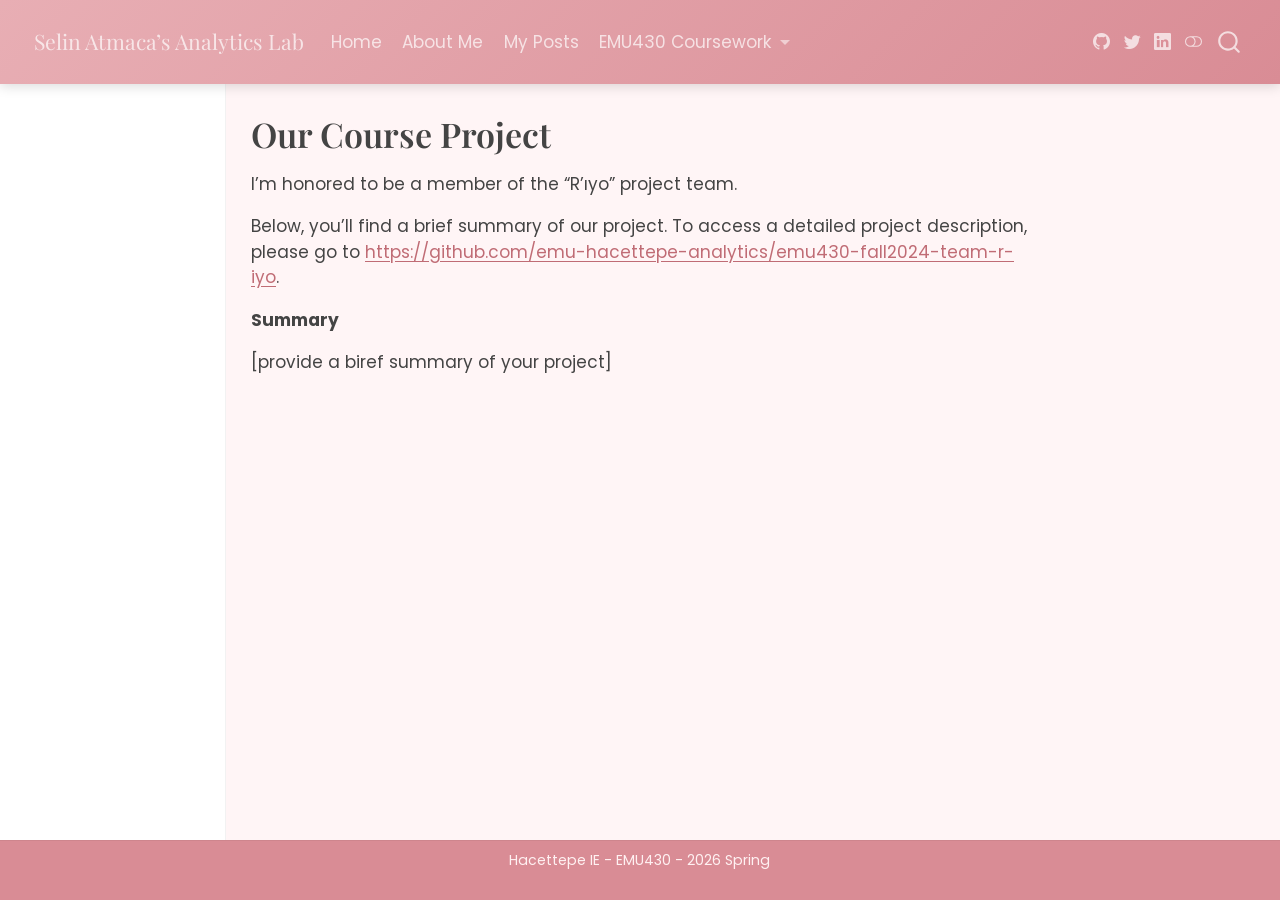
<file: docs/project.html>
<!DOCTYPE html>
<html xmlns="http://www.w3.org/1999/xhtml" lang="en" xml:lang="en"><head>

<meta charset="utf-8">
<meta name="generator" content="quarto-1.8.25">

<meta name="viewport" content="width=device-width, initial-scale=1.0, user-scalable=yes">


<title>Our Course Project – Selin Atmaca’s Analytics Lab</title>
<style>
code{white-space: pre-wrap;}
span.smallcaps{font-variant: small-caps;}
div.columns{display: flex; gap: min(4vw, 1.5em);}
div.column{flex: auto; overflow-x: auto;}
div.hanging-indent{margin-left: 1.5em; text-indent: -1.5em;}
ul.task-list{list-style: none;}
ul.task-list li input[type="checkbox"] {
  width: 0.8em;
  margin: 0 0.8em 0.2em -1em; /* quarto-specific, see https://github.com/quarto-dev/quarto-cli/issues/4556 */ 
  vertical-align: middle;
}
</style>


<script src="site_libs/quarto-nav/quarto-nav.js"></script>
<script src="site_libs/quarto-nav/headroom.min.js"></script>
<script src="site_libs/clipboard/clipboard.min.js"></script>
<script src="site_libs/quarto-search/autocomplete.umd.js"></script>
<script src="site_libs/quarto-search/fuse.min.js"></script>
<script src="site_libs/quarto-search/quarto-search.js"></script>
<meta name="quarto:offset" content="./">
<script src="site_libs/quarto-html/quarto.js" type="module"></script>
<script src="site_libs/quarto-html/tabsets/tabsets.js" type="module"></script>
<script src="site_libs/quarto-html/axe/axe-check.js" type="module"></script>
<script src="site_libs/quarto-html/popper.min.js"></script>
<script src="site_libs/quarto-html/tippy.umd.min.js"></script>
<script src="site_libs/quarto-html/anchor.min.js"></script>
<link href="site_libs/quarto-html/tippy.css" rel="stylesheet">
<link href="site_libs/quarto-html/quarto-syntax-highlighting-7b89279ff1a6dce999919e0e67d4d9ec.css" rel="stylesheet" class="quarto-color-scheme" id="quarto-text-highlighting-styles">
<link href="site_libs/quarto-html/quarto-syntax-highlighting-dark-707d8167ce6003fca903bfe2be84ab7f.css" rel="stylesheet" class="quarto-color-scheme quarto-color-alternate" id="quarto-text-highlighting-styles">
<link href="site_libs/quarto-html/quarto-syntax-highlighting-7b89279ff1a6dce999919e0e67d4d9ec.css" rel="stylesheet" class="quarto-color-scheme-extra" id="quarto-text-highlighting-styles">
<script src="site_libs/bootstrap/bootstrap.min.js"></script>
<link href="site_libs/bootstrap/bootstrap-icons.css" rel="stylesheet">
<link href="site_libs/bootstrap/bootstrap-91e7568c61d9533fae35b7e2902f9267.min.css" rel="stylesheet" append-hash="true" class="quarto-color-scheme" id="quarto-bootstrap" data-mode="light">
<link href="site_libs/bootstrap/bootstrap-dark-700db516d7b06980125e619fb1ae2ac9.min.css" rel="stylesheet" append-hash="true" class="quarto-color-scheme quarto-color-alternate" id="quarto-bootstrap" data-mode="dark">
<link href="site_libs/bootstrap/bootstrap-91e7568c61d9533fae35b7e2902f9267.min.css" rel="stylesheet" append-hash="true" class="quarto-color-scheme-extra" id="quarto-bootstrap" data-mode="light">
<script id="quarto-search-options" type="application/json">{
  "location": "navbar",
  "copy-button": false,
  "collapse-after": 3,
  "panel-placement": "end",
  "type": "overlay",
  "limit": 50,
  "keyboard-shortcut": [
    "f",
    "/",
    "s"
  ],
  "show-item-context": false,
  "language": {
    "search-no-results-text": "No results",
    "search-matching-documents-text": "matching documents",
    "search-copy-link-title": "Copy link to search",
    "search-hide-matches-text": "Hide additional matches",
    "search-more-match-text": "more match in this document",
    "search-more-matches-text": "more matches in this document",
    "search-clear-button-title": "Clear",
    "search-text-placeholder": "",
    "search-detached-cancel-button-title": "Cancel",
    "search-submit-button-title": "Submit",
    "search-label": "Search"
  }
}</script>


<link rel="stylesheet" href="styles.css">
</head>

<body class="docked nav-fixed quarto-light"><script id="quarto-html-before-body" type="application/javascript">
    const toggleBodyColorMode = (bsSheetEl) => {
      const mode = bsSheetEl.getAttribute("data-mode");
      const bodyEl = window.document.querySelector("body");
      if (mode === "dark") {
        bodyEl.classList.add("quarto-dark");
        bodyEl.classList.remove("quarto-light");
      } else {
        bodyEl.classList.add("quarto-light");
        bodyEl.classList.remove("quarto-dark");
      }
    }
    const toggleBodyColorPrimary = () => {
      const bsSheetEl = window.document.querySelector("link#quarto-bootstrap:not([rel=disabled-stylesheet])");
      if (bsSheetEl) {
        toggleBodyColorMode(bsSheetEl);
      }
    }
    const setColorSchemeToggle = (alternate) => {
      const toggles = window.document.querySelectorAll('.quarto-color-scheme-toggle');
      for (let i=0; i < toggles.length; i++) {
        const toggle = toggles[i];
        if (toggle) {
          if (alternate) {
            toggle.classList.add("alternate");
          } else {
            toggle.classList.remove("alternate");
          }
        }
      }
    };
    const toggleColorMode = (alternate) => {
      // Switch the stylesheets
      const primaryStylesheets = window.document.querySelectorAll('link.quarto-color-scheme:not(.quarto-color-alternate)');
      const alternateStylesheets = window.document.querySelectorAll('link.quarto-color-scheme.quarto-color-alternate');
      manageTransitions('#quarto-margin-sidebar .nav-link', false);
      if (alternate) {
        // note: dark is layered on light, we don't disable primary!
        enableStylesheet(alternateStylesheets);
        for (const sheetNode of alternateStylesheets) {
          if (sheetNode.id === "quarto-bootstrap") {
            toggleBodyColorMode(sheetNode);
          }
        }
      } else {
        disableStylesheet(alternateStylesheets);
        enableStylesheet(primaryStylesheets)
        toggleBodyColorPrimary();
      }
      manageTransitions('#quarto-margin-sidebar .nav-link', true);
      // Switch the toggles
      setColorSchemeToggle(alternate)
      // Hack to workaround the fact that safari doesn't
      // properly recolor the scrollbar when toggling (#1455)
      if (navigator.userAgent.indexOf('Safari') > 0 && navigator.userAgent.indexOf('Chrome') == -1) {
        manageTransitions("body", false);
        window.scrollTo(0, 1);
        setTimeout(() => {
          window.scrollTo(0, 0);
          manageTransitions("body", true);
        }, 40);
      }
    }
    const disableStylesheet = (stylesheets) => {
      for (let i=0; i < stylesheets.length; i++) {
        const stylesheet = stylesheets[i];
        stylesheet.rel = 'disabled-stylesheet';
      }
    }
    const enableStylesheet = (stylesheets) => {
      for (let i=0; i < stylesheets.length; i++) {
        const stylesheet = stylesheets[i];
        if(stylesheet.rel !== 'stylesheet') { // for Chrome, which will still FOUC without this check
          stylesheet.rel = 'stylesheet';
        }
      }
    }
    const manageTransitions = (selector, allowTransitions) => {
      const els = window.document.querySelectorAll(selector);
      for (let i=0; i < els.length; i++) {
        const el = els[i];
        if (allowTransitions) {
          el.classList.remove('notransition');
        } else {
          el.classList.add('notransition');
        }
      }
    }
    const isFileUrl = () => {
      return window.location.protocol === 'file:';
    }
    const hasAlternateSentinel = () => {
      let styleSentinel = getColorSchemeSentinel();
      if (styleSentinel !== null) {
        return styleSentinel === "alternate";
      } else {
        return false;
      }
    }
    const setStyleSentinel = (alternate) => {
      const value = alternate ? "alternate" : "default";
      if (!isFileUrl()) {
        window.localStorage.setItem("quarto-color-scheme", value);
      } else {
        localAlternateSentinel = value;
      }
    }
    const getColorSchemeSentinel = () => {
      if (!isFileUrl()) {
        const storageValue = window.localStorage.getItem("quarto-color-scheme");
        return storageValue != null ? storageValue : localAlternateSentinel;
      } else {
        return localAlternateSentinel;
      }
    }
    const toggleGiscusIfUsed = (isAlternate, darkModeDefault) => {
      const baseTheme = document.querySelector('#giscus-base-theme')?.value ?? 'light';
      const alternateTheme = document.querySelector('#giscus-alt-theme')?.value ?? 'dark';
      let newTheme = '';
      if(authorPrefersDark) {
        newTheme = isAlternate ? baseTheme : alternateTheme;
      } else {
        newTheme = isAlternate ? alternateTheme : baseTheme;
      }
      const changeGiscusTheme = () => {
        // From: https://github.com/giscus/giscus/issues/336
        const sendMessage = (message) => {
          const iframe = document.querySelector('iframe.giscus-frame');
          if (!iframe) return;
          iframe.contentWindow.postMessage({ giscus: message }, 'https://giscus.app');
        }
        sendMessage({
          setConfig: {
            theme: newTheme
          }
        });
      }
      const isGiscussLoaded = window.document.querySelector('iframe.giscus-frame') !== null;
      if (isGiscussLoaded) {
        changeGiscusTheme();
      }
    };
    const authorPrefersDark = false;
    const darkModeDefault = authorPrefersDark;
      document.querySelector('link#quarto-text-highlighting-styles.quarto-color-scheme-extra').rel = 'disabled-stylesheet';
      document.querySelector('link#quarto-bootstrap.quarto-color-scheme-extra').rel = 'disabled-stylesheet';
    let localAlternateSentinel = darkModeDefault ? 'alternate' : 'default';
    // Dark / light mode switch
    window.quartoToggleColorScheme = () => {
      // Read the current dark / light value
      let toAlternate = !hasAlternateSentinel();
      toggleColorMode(toAlternate);
      setStyleSentinel(toAlternate);
      toggleGiscusIfUsed(toAlternate, darkModeDefault);
      window.dispatchEvent(new Event('resize'));
    };
    // Switch to dark mode if need be
    if (hasAlternateSentinel()) {
      toggleColorMode(true);
    } else {
      toggleColorMode(false);
    }
  </script>

<div id="quarto-search-results"></div>
  <header id="quarto-header" class="headroom fixed-top">
    <nav class="navbar navbar-expand-lg " data-bs-theme="dark">
      <div class="navbar-container container-fluid">
      <div class="navbar-brand-container mx-auto">
    <a href="./index.html" class="navbar-brand navbar-brand-logo">
    </a>
    <a class="navbar-brand" href="./index.html">
    <span class="navbar-title">Selin Atmaca’s Analytics Lab</span>
    </a>
  </div>
            <div id="quarto-search" class="" title="Search"></div>
          <button class="navbar-toggler" type="button" data-bs-toggle="collapse" data-bs-target="#navbarCollapse" aria-controls="navbarCollapse" role="menu" aria-expanded="false" aria-label="Toggle navigation" onclick="if (window.quartoToggleHeadroom) { window.quartoToggleHeadroom(); }">
  <span class="navbar-toggler-icon"></span>
</button>
          <div class="collapse navbar-collapse" id="navbarCollapse">
            <ul class="navbar-nav navbar-nav-scroll me-auto">
  <li class="nav-item">
    <a class="nav-link" href="./index.html"> 
<span class="menu-text">Home</span></a>
  </li>  
  <li class="nav-item">
    <a class="nav-link" href="./about.html"> 
<span class="menu-text">About Me</span></a>
  </li>  
  <li class="nav-item">
    <a class="nav-link" href="./posts.html"> 
<span class="menu-text">My Posts</span></a>
  </li>  
  <li class="nav-item dropdown ">
    <a class="nav-link dropdown-toggle" href="#" id="nav-menu-emu430-coursework" role="link" data-bs-toggle="dropdown" aria-expanded="false">
 <span class="menu-text">EMU430 Coursework</span>
    </a>
    <ul class="dropdown-menu" aria-labelledby="nav-menu-emu430-coursework">    
        <li>
    <a class="dropdown-item" href="./assignments.html">
 <span class="dropdown-text">Assignments</span></a>
  </li>  
        <li>
    <a class="dropdown-item" href="./project.html">
 <span class="dropdown-text">Project</span></a>
  </li>  
    </ul>
  </li>
</ul>
          </div> <!-- /navcollapse -->
            <div class="quarto-navbar-tools tools-wide">
    <a href="https://twitter.com" title="" class="quarto-navigation-tool px-1" aria-label=""><i class="bi bi-github"></i></a>
    <a href="https://twitter.com" title="" class="quarto-navigation-tool px-1" aria-label=""><i class="bi bi-twitter"></i></a>
    <a href="https://linkedin.com" title="" class="quarto-navigation-tool px-1" aria-label=""><i class="bi bi-linkedin"></i></a>
  <a href="" class="quarto-color-scheme-toggle quarto-navigation-tool  px-1" onclick="window.quartoToggleColorScheme(); return false;" title="Toggle dark mode"><i class="bi"></i></a>
</div>
      </div> <!-- /container-fluid -->
    </nav>
</header>
<!-- content -->
<div id="quarto-content" class="quarto-container page-columns page-rows-contents page-layout-article page-navbar">
<!-- sidebar -->
  <nav id="quarto-sidebar" class="sidebar collapse collapse-horizontal quarto-sidebar-collapse-item sidebar-navigation docked overflow-auto">
    
</nav>
<div id="quarto-sidebar-glass" class="quarto-sidebar-collapse-item" data-bs-toggle="collapse" data-bs-target=".quarto-sidebar-collapse-item"></div>
<!-- margin-sidebar -->
    <div id="quarto-margin-sidebar" class="sidebar margin-sidebar zindex-bottom">
    </div>
<!-- main -->
<main class="content" id="quarto-document-content">


<header id="title-block-header" class="quarto-title-block default">
<div class="quarto-title">
<h1 class="title">Our Course Project</h1>
</div>



<div class="quarto-title-meta">

    
  
    
  </div>
  


</header>


<p>I’m honored to be a member of the “R’ıyo” project team.</p>
<p>Below, you’ll find a brief summary of our project. To access a detailed project description, please go to <a href="https://github.com/emu-hacettepe-analytics/emu430-fall2024-team-r-iyo" class="uri">https://github.com/emu-hacettepe-analytics/emu430-fall2024-team-r-iyo</a>.</p>
<p><strong>Summary</strong></p>
<p>[provide a biref summary of your project]</p>



<a onclick="window.scrollTo(0, 0); return false;" role="button" id="quarto-back-to-top"><i class="bi bi-arrow-up"></i> Back to top</a></main> <!-- /main -->
<script id="quarto-html-after-body" type="application/javascript">
  window.document.addEventListener("DOMContentLoaded", function (event) {
    // Ensure there is a toggle, if there isn't float one in the top right
    if (window.document.querySelector('.quarto-color-scheme-toggle') === null) {
      const a = window.document.createElement('a');
      a.classList.add('top-right');
      a.classList.add('quarto-color-scheme-toggle');
      a.href = "";
      a.onclick = function() { try { window.quartoToggleColorScheme(); } catch {} return false; };
      const i = window.document.createElement("i");
      i.classList.add('bi');
      a.appendChild(i);
      window.document.body.appendChild(a);
    }
    setColorSchemeToggle(hasAlternateSentinel())
    const icon = "";
    const anchorJS = new window.AnchorJS();
    anchorJS.options = {
      placement: 'right',
      icon: icon
    };
    anchorJS.add('.anchored');
    const isCodeAnnotation = (el) => {
      for (const clz of el.classList) {
        if (clz.startsWith('code-annotation-')) {                     
          return true;
        }
      }
      return false;
    }
    const onCopySuccess = function(e) {
      // button target
      const button = e.trigger;
      // don't keep focus
      button.blur();
      // flash "checked"
      button.classList.add('code-copy-button-checked');
      var currentTitle = button.getAttribute("title");
      button.setAttribute("title", "Copied!");
      let tooltip;
      if (window.bootstrap) {
        button.setAttribute("data-bs-toggle", "tooltip");
        button.setAttribute("data-bs-placement", "left");
        button.setAttribute("data-bs-title", "Copied!");
        tooltip = new bootstrap.Tooltip(button, 
          { trigger: "manual", 
            customClass: "code-copy-button-tooltip",
            offset: [0, -8]});
        tooltip.show();    
      }
      setTimeout(function() {
        if (tooltip) {
          tooltip.hide();
          button.removeAttribute("data-bs-title");
          button.removeAttribute("data-bs-toggle");
          button.removeAttribute("data-bs-placement");
        }
        button.setAttribute("title", currentTitle);
        button.classList.remove('code-copy-button-checked');
      }, 1000);
      // clear code selection
      e.clearSelection();
    }
    const getTextToCopy = function(trigger) {
      const outerScaffold = trigger.parentElement.cloneNode(true);
      const codeEl = outerScaffold.querySelector('code');
      for (const childEl of codeEl.children) {
        if (isCodeAnnotation(childEl)) {
          childEl.remove();
        }
      }
      return codeEl.innerText;
    }
    const clipboard = new window.ClipboardJS('.code-copy-button:not([data-in-quarto-modal])', {
      text: getTextToCopy
    });
    clipboard.on('success', onCopySuccess);
    if (window.document.getElementById('quarto-embedded-source-code-modal')) {
      const clipboardModal = new window.ClipboardJS('.code-copy-button[data-in-quarto-modal]', {
        text: getTextToCopy,
        container: window.document.getElementById('quarto-embedded-source-code-modal')
      });
      clipboardModal.on('success', onCopySuccess);
    }
      var localhostRegex = new RegExp(/^(?:http|https):\/\/localhost\:?[0-9]*\//);
      var mailtoRegex = new RegExp(/^mailto:/);
        var filterRegex = new RegExp('/' + window.location.host + '/');
      var isInternal = (href) => {
          return filterRegex.test(href) || localhostRegex.test(href) || mailtoRegex.test(href);
      }
      // Inspect non-navigation links and adorn them if external
     var links = window.document.querySelectorAll('a[href]:not(.nav-link):not(.navbar-brand):not(.toc-action):not(.sidebar-link):not(.sidebar-item-toggle):not(.pagination-link):not(.no-external):not([aria-hidden]):not(.dropdown-item):not(.quarto-navigation-tool):not(.about-link)');
      for (var i=0; i<links.length; i++) {
        const link = links[i];
        if (!isInternal(link.href)) {
          // undo the damage that might have been done by quarto-nav.js in the case of
          // links that we want to consider external
          if (link.dataset.originalHref !== undefined) {
            link.href = link.dataset.originalHref;
          }
        }
      }
    function tippyHover(el, contentFn, onTriggerFn, onUntriggerFn) {
      const config = {
        allowHTML: true,
        maxWidth: 500,
        delay: 100,
        arrow: false,
        appendTo: function(el) {
            return el.parentElement;
        },
        interactive: true,
        interactiveBorder: 10,
        theme: 'quarto',
        placement: 'bottom-start',
      };
      if (contentFn) {
        config.content = contentFn;
      }
      if (onTriggerFn) {
        config.onTrigger = onTriggerFn;
      }
      if (onUntriggerFn) {
        config.onUntrigger = onUntriggerFn;
      }
      window.tippy(el, config); 
    }
    const noterefs = window.document.querySelectorAll('a[role="doc-noteref"]');
    for (var i=0; i<noterefs.length; i++) {
      const ref = noterefs[i];
      tippyHover(ref, function() {
        // use id or data attribute instead here
        let href = ref.getAttribute('data-footnote-href') || ref.getAttribute('href');
        try { href = new URL(href).hash; } catch {}
        const id = href.replace(/^#\/?/, "");
        const note = window.document.getElementById(id);
        if (note) {
          return note.innerHTML;
        } else {
          return "";
        }
      });
    }
    const xrefs = window.document.querySelectorAll('a.quarto-xref');
    const processXRef = (id, note) => {
      // Strip column container classes
      const stripColumnClz = (el) => {
        el.classList.remove("page-full", "page-columns");
        if (el.children) {
          for (const child of el.children) {
            stripColumnClz(child);
          }
        }
      }
      stripColumnClz(note)
      if (id === null || id.startsWith('sec-')) {
        // Special case sections, only their first couple elements
        const container = document.createElement("div");
        if (note.children && note.children.length > 2) {
          container.appendChild(note.children[0].cloneNode(true));
          for (let i = 1; i < note.children.length; i++) {
            const child = note.children[i];
            if (child.tagName === "P" && child.innerText === "") {
              continue;
            } else {
              container.appendChild(child.cloneNode(true));
              break;
            }
          }
          if (window.Quarto?.typesetMath) {
            window.Quarto.typesetMath(container);
          }
          return container.innerHTML
        } else {
          if (window.Quarto?.typesetMath) {
            window.Quarto.typesetMath(note);
          }
          return note.innerHTML;
        }
      } else {
        // Remove any anchor links if they are present
        const anchorLink = note.querySelector('a.anchorjs-link');
        if (anchorLink) {
          anchorLink.remove();
        }
        if (window.Quarto?.typesetMath) {
          window.Quarto.typesetMath(note);
        }
        if (note.classList.contains("callout")) {
          return note.outerHTML;
        } else {
          return note.innerHTML;
        }
      }
    }
    for (var i=0; i<xrefs.length; i++) {
      const xref = xrefs[i];
      tippyHover(xref, undefined, function(instance) {
        instance.disable();
        let url = xref.getAttribute('href');
        let hash = undefined; 
        if (url.startsWith('#')) {
          hash = url;
        } else {
          try { hash = new URL(url).hash; } catch {}
        }
        if (hash) {
          const id = hash.replace(/^#\/?/, "");
          const note = window.document.getElementById(id);
          if (note !== null) {
            try {
              const html = processXRef(id, note.cloneNode(true));
              instance.setContent(html);
            } finally {
              instance.enable();
              instance.show();
            }
          } else {
            // See if we can fetch this
            fetch(url.split('#')[0])
            .then(res => res.text())
            .then(html => {
              const parser = new DOMParser();
              const htmlDoc = parser.parseFromString(html, "text/html");
              const note = htmlDoc.getElementById(id);
              if (note !== null) {
                const html = processXRef(id, note);
                instance.setContent(html);
              } 
            }).finally(() => {
              instance.enable();
              instance.show();
            });
          }
        } else {
          // See if we can fetch a full url (with no hash to target)
          // This is a special case and we should probably do some content thinning / targeting
          fetch(url)
          .then(res => res.text())
          .then(html => {
            const parser = new DOMParser();
            const htmlDoc = parser.parseFromString(html, "text/html");
            const note = htmlDoc.querySelector('main.content');
            if (note !== null) {
              // This should only happen for chapter cross references
              // (since there is no id in the URL)
              // remove the first header
              if (note.children.length > 0 && note.children[0].tagName === "HEADER") {
                note.children[0].remove();
              }
              const html = processXRef(null, note);
              instance.setContent(html);
            } 
          }).finally(() => {
            instance.enable();
            instance.show();
          });
        }
      }, function(instance) {
      });
    }
        let selectedAnnoteEl;
        const selectorForAnnotation = ( cell, annotation) => {
          let cellAttr = 'data-code-cell="' + cell + '"';
          let lineAttr = 'data-code-annotation="' +  annotation + '"';
          const selector = 'span[' + cellAttr + '][' + lineAttr + ']';
          return selector;
        }
        const selectCodeLines = (annoteEl) => {
          const doc = window.document;
          const targetCell = annoteEl.getAttribute("data-target-cell");
          const targetAnnotation = annoteEl.getAttribute("data-target-annotation");
          const annoteSpan = window.document.querySelector(selectorForAnnotation(targetCell, targetAnnotation));
          const lines = annoteSpan.getAttribute("data-code-lines").split(",");
          const lineIds = lines.map((line) => {
            return targetCell + "-" + line;
          })
          let top = null;
          let height = null;
          let parent = null;
          if (lineIds.length > 0) {
              //compute the position of the single el (top and bottom and make a div)
              const el = window.document.getElementById(lineIds[0]);
              top = el.offsetTop;
              height = el.offsetHeight;
              parent = el.parentElement.parentElement;
            if (lineIds.length > 1) {
              const lastEl = window.document.getElementById(lineIds[lineIds.length - 1]);
              const bottom = lastEl.offsetTop + lastEl.offsetHeight;
              height = bottom - top;
            }
            if (top !== null && height !== null && parent !== null) {
              // cook up a div (if necessary) and position it 
              let div = window.document.getElementById("code-annotation-line-highlight");
              if (div === null) {
                div = window.document.createElement("div");
                div.setAttribute("id", "code-annotation-line-highlight");
                div.style.position = 'absolute';
                parent.appendChild(div);
              }
              div.style.top = top - 2 + "px";
              div.style.height = height + 4 + "px";
              div.style.left = 0;
              let gutterDiv = window.document.getElementById("code-annotation-line-highlight-gutter");
              if (gutterDiv === null) {
                gutterDiv = window.document.createElement("div");
                gutterDiv.setAttribute("id", "code-annotation-line-highlight-gutter");
                gutterDiv.style.position = 'absolute';
                const codeCell = window.document.getElementById(targetCell);
                const gutter = codeCell.querySelector('.code-annotation-gutter');
                gutter.appendChild(gutterDiv);
              }
              gutterDiv.style.top = top - 2 + "px";
              gutterDiv.style.height = height + 4 + "px";
            }
            selectedAnnoteEl = annoteEl;
          }
        };
        const unselectCodeLines = () => {
          const elementsIds = ["code-annotation-line-highlight", "code-annotation-line-highlight-gutter"];
          elementsIds.forEach((elId) => {
            const div = window.document.getElementById(elId);
            if (div) {
              div.remove();
            }
          });
          selectedAnnoteEl = undefined;
        };
          // Handle positioning of the toggle
      window.addEventListener(
        "resize",
        throttle(() => {
          elRect = undefined;
          if (selectedAnnoteEl) {
            selectCodeLines(selectedAnnoteEl);
          }
        }, 10)
      );
      function throttle(fn, ms) {
      let throttle = false;
      let timer;
        return (...args) => {
          if(!throttle) { // first call gets through
              fn.apply(this, args);
              throttle = true;
          } else { // all the others get throttled
              if(timer) clearTimeout(timer); // cancel #2
              timer = setTimeout(() => {
                fn.apply(this, args);
                timer = throttle = false;
              }, ms);
          }
        };
      }
        // Attach click handler to the DT
        const annoteDls = window.document.querySelectorAll('dt[data-target-cell]');
        for (const annoteDlNode of annoteDls) {
          annoteDlNode.addEventListener('click', (event) => {
            const clickedEl = event.target;
            if (clickedEl !== selectedAnnoteEl) {
              unselectCodeLines();
              const activeEl = window.document.querySelector('dt[data-target-cell].code-annotation-active');
              if (activeEl) {
                activeEl.classList.remove('code-annotation-active');
              }
              selectCodeLines(clickedEl);
              clickedEl.classList.add('code-annotation-active');
            } else {
              // Unselect the line
              unselectCodeLines();
              clickedEl.classList.remove('code-annotation-active');
            }
          });
        }
    const findCites = (el) => {
      const parentEl = el.parentElement;
      if (parentEl) {
        const cites = parentEl.dataset.cites;
        if (cites) {
          return {
            el,
            cites: cites.split(' ')
          };
        } else {
          return findCites(el.parentElement)
        }
      } else {
        return undefined;
      }
    };
    var bibliorefs = window.document.querySelectorAll('a[role="doc-biblioref"]');
    for (var i=0; i<bibliorefs.length; i++) {
      const ref = bibliorefs[i];
      const citeInfo = findCites(ref);
      if (citeInfo) {
        tippyHover(citeInfo.el, function() {
          var popup = window.document.createElement('div');
          citeInfo.cites.forEach(function(cite) {
            var citeDiv = window.document.createElement('div');
            citeDiv.classList.add('hanging-indent');
            citeDiv.classList.add('csl-entry');
            var biblioDiv = window.document.getElementById('ref-' + cite);
            if (biblioDiv) {
              citeDiv.innerHTML = biblioDiv.innerHTML;
            }
            popup.appendChild(citeDiv);
          });
          return popup.innerHTML;
        });
      }
    }
  });
  </script>
</div> <!-- /content -->
<footer class="footer">
  <div class="nav-footer">
    <div class="nav-footer-left">
      &nbsp;
    </div>   
    <div class="nav-footer-center">
<p>Hacettepe IE - EMU430 - 2026 Spring</p>
</div>
    <div class="nav-footer-right">
      &nbsp;
    </div>
  </div>
</footer>




</body></html>
</file>
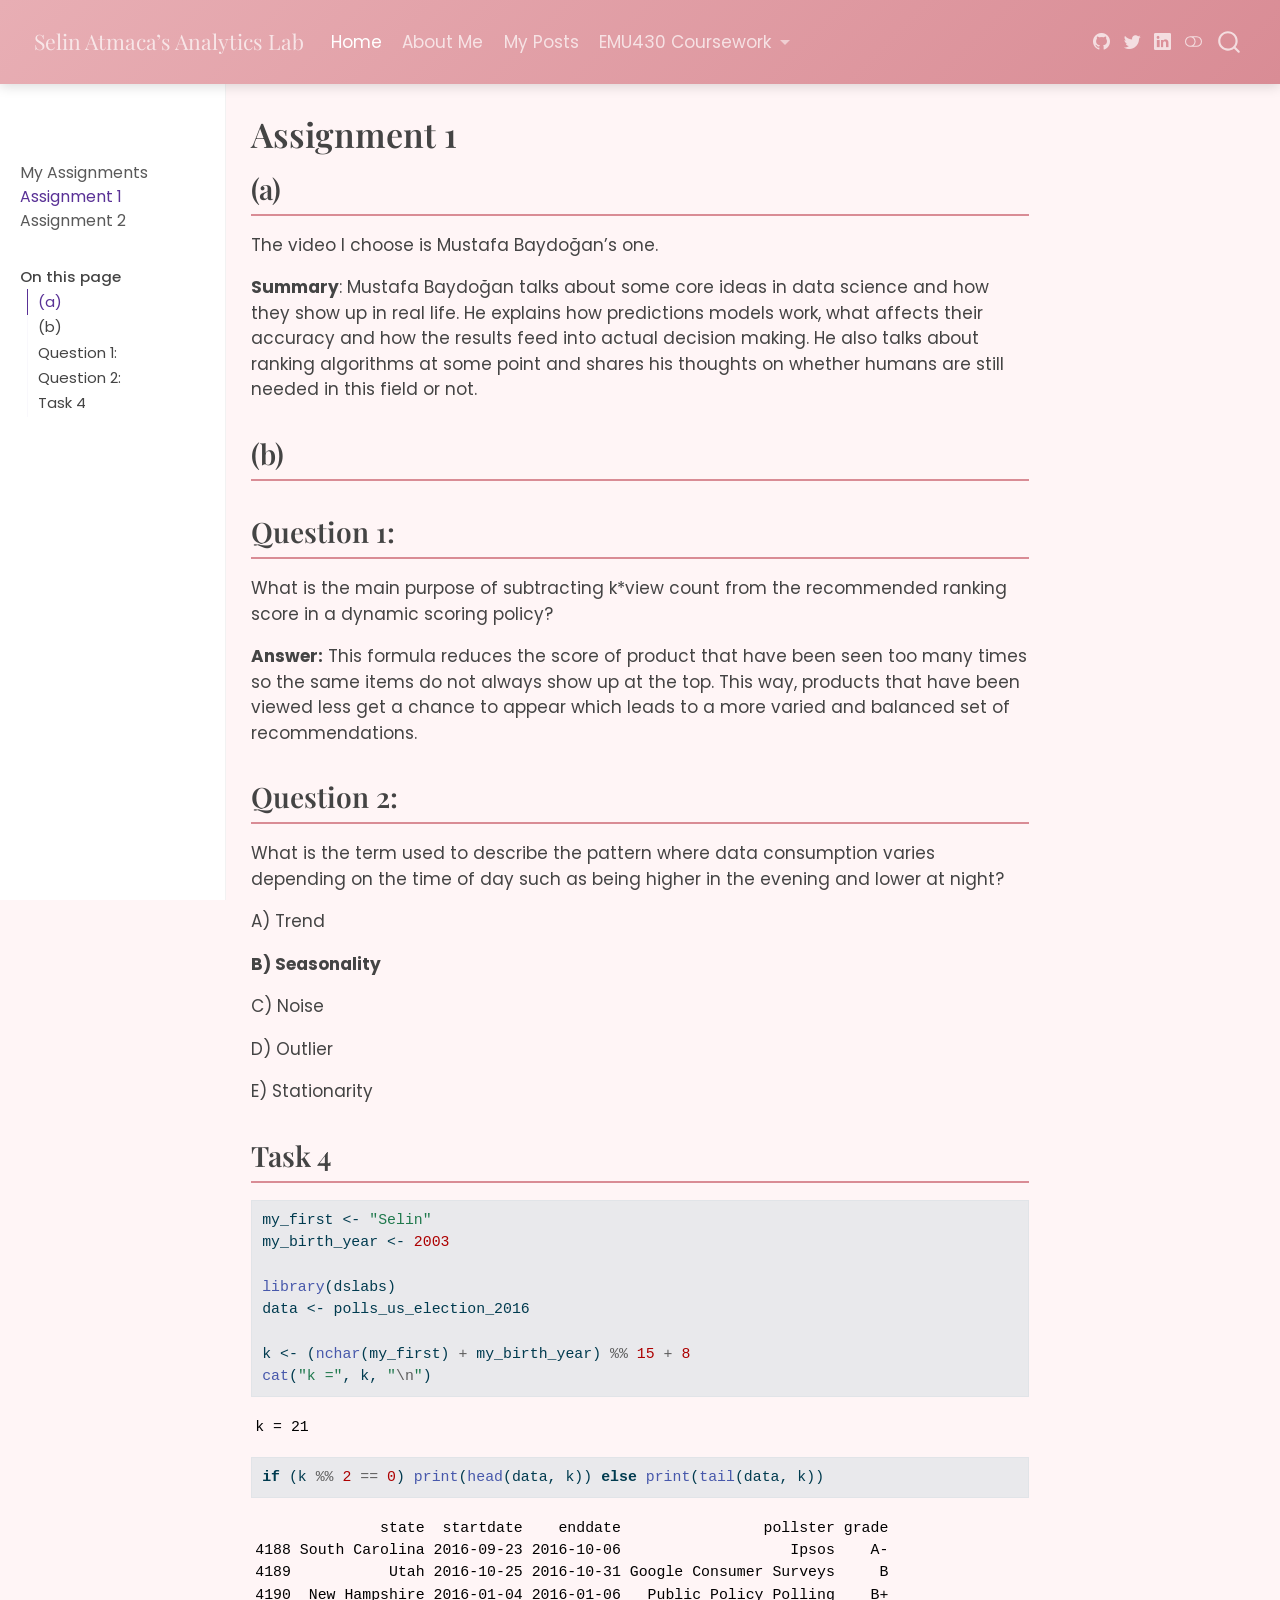
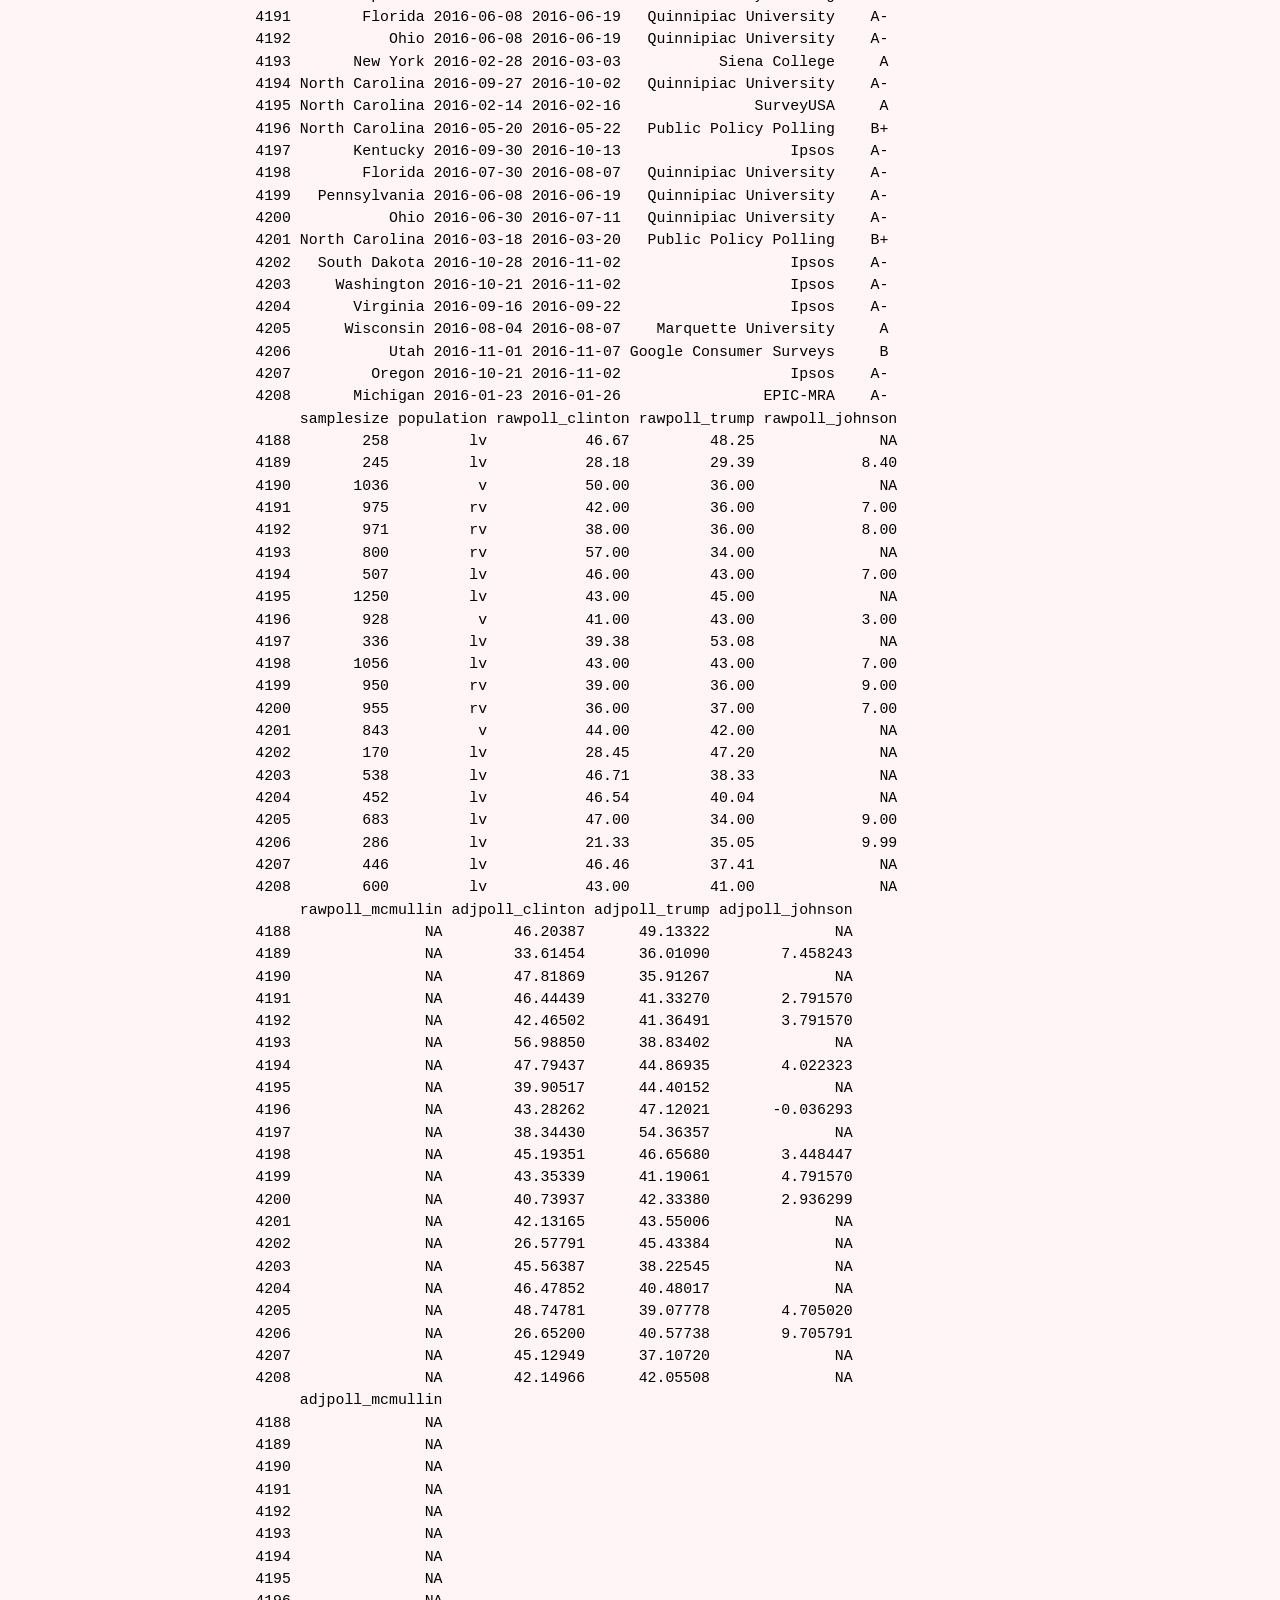
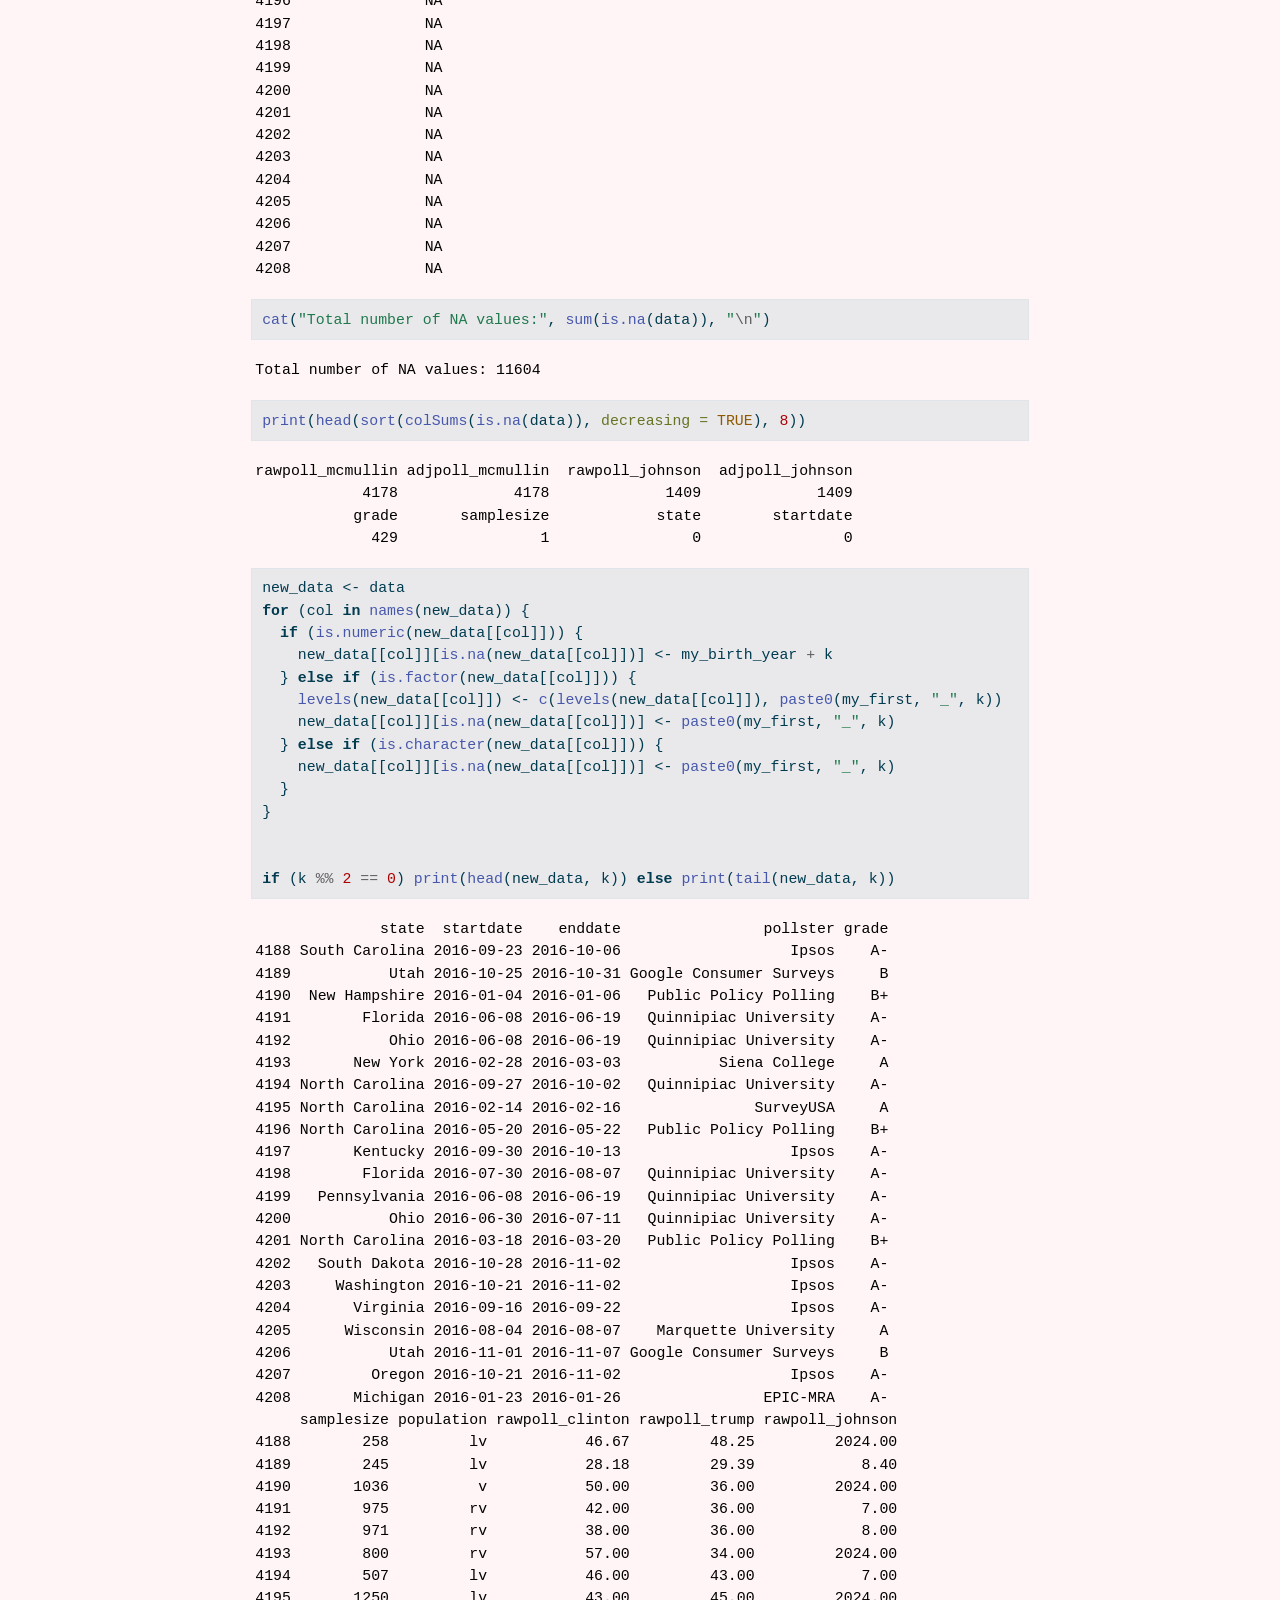
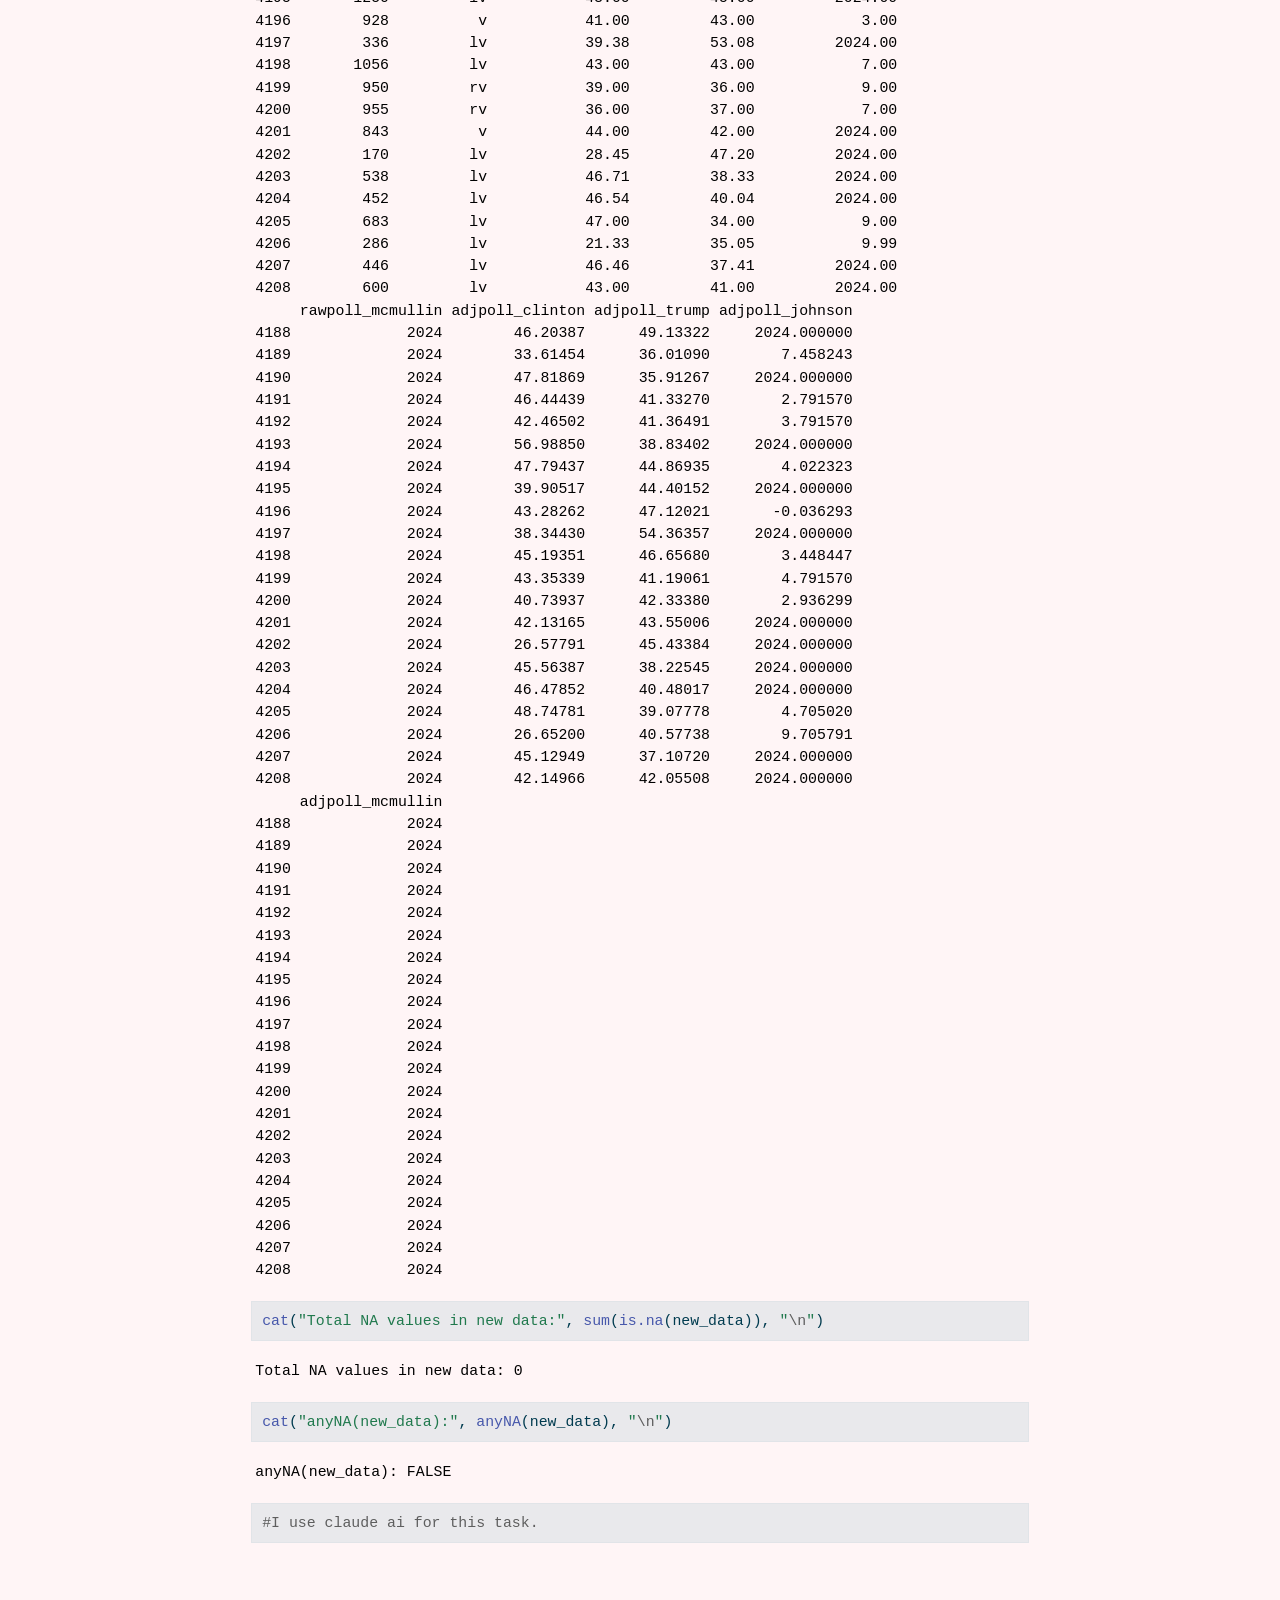
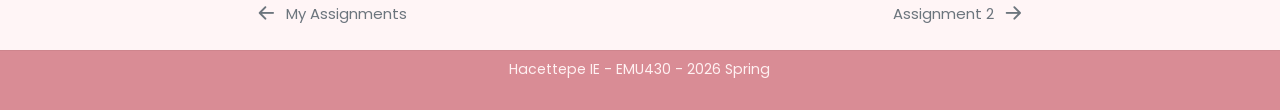
<file: docs/assignments/assignment-1.html>
<!DOCTYPE html>
<html xmlns="http://www.w3.org/1999/xhtml" lang="en" xml:lang="en"><head>

<meta charset="utf-8">
<meta name="generator" content="quarto-1.8.25">

<meta name="viewport" content="width=device-width, initial-scale=1.0, user-scalable=yes">


<title>Assignment 1 – Selin Atmaca’s Analytics Lab</title>
<style>
code{white-space: pre-wrap;}
span.smallcaps{font-variant: small-caps;}
div.columns{display: flex; gap: min(4vw, 1.5em);}
div.column{flex: auto; overflow-x: auto;}
div.hanging-indent{margin-left: 1.5em; text-indent: -1.5em;}
ul.task-list{list-style: none;}
ul.task-list li input[type="checkbox"] {
  width: 0.8em;
  margin: 0 0.8em 0.2em -1em; /* quarto-specific, see https://github.com/quarto-dev/quarto-cli/issues/4556 */ 
  vertical-align: middle;
}
/* CSS for syntax highlighting */
html { -webkit-text-size-adjust: 100%; }
pre > code.sourceCode { white-space: pre; position: relative; }
pre > code.sourceCode > span { display: inline-block; line-height: 1.25; }
pre > code.sourceCode > span:empty { height: 1.2em; }
.sourceCode { overflow: visible; }
code.sourceCode > span { color: inherit; text-decoration: inherit; }
div.sourceCode { margin: 1em 0; }
pre.sourceCode { margin: 0; }
@media screen {
div.sourceCode { overflow: auto; }
}
@media print {
pre > code.sourceCode { white-space: pre-wrap; }
pre > code.sourceCode > span { text-indent: -5em; padding-left: 5em; }
}
pre.numberSource code
  { counter-reset: source-line 0; }
pre.numberSource code > span
  { position: relative; left: -4em; counter-increment: source-line; }
pre.numberSource code > span > a:first-child::before
  { content: counter(source-line);
    position: relative; left: -1em; text-align: right; vertical-align: baseline;
    border: none; display: inline-block;
    -webkit-touch-callout: none; -webkit-user-select: none;
    -khtml-user-select: none; -moz-user-select: none;
    -ms-user-select: none; user-select: none;
    padding: 0 4px; width: 4em;
  }
pre.numberSource { margin-left: 3em;  padding-left: 4px; }
div.sourceCode
  {   }
@media screen {
pre > code.sourceCode > span > a:first-child::before { text-decoration: underline; }
}
</style>


<script src="../site_libs/quarto-nav/quarto-nav.js"></script>
<script src="../site_libs/quarto-nav/headroom.min.js"></script>
<script src="../site_libs/clipboard/clipboard.min.js"></script>
<script src="../site_libs/quarto-search/autocomplete.umd.js"></script>
<script src="../site_libs/quarto-search/fuse.min.js"></script>
<script src="../site_libs/quarto-search/quarto-search.js"></script>
<meta name="quarto:offset" content="../">
<link href="../assignments/assignment-2.html" rel="next">
<link href="../assignments.html" rel="prev">
<script src="../site_libs/quarto-html/quarto.js" type="module"></script>
<script src="../site_libs/quarto-html/tabsets/tabsets.js" type="module"></script>
<script src="../site_libs/quarto-html/axe/axe-check.js" type="module"></script>
<script src="../site_libs/quarto-html/popper.min.js"></script>
<script src="../site_libs/quarto-html/tippy.umd.min.js"></script>
<script src="../site_libs/quarto-html/anchor.min.js"></script>
<link href="../site_libs/quarto-html/tippy.css" rel="stylesheet">
<link href="../site_libs/quarto-html/quarto-syntax-highlighting-7b89279ff1a6dce999919e0e67d4d9ec.css" rel="stylesheet" class="quarto-color-scheme" id="quarto-text-highlighting-styles">
<link href="../site_libs/quarto-html/quarto-syntax-highlighting-dark-707d8167ce6003fca903bfe2be84ab7f.css" rel="stylesheet" class="quarto-color-scheme quarto-color-alternate" id="quarto-text-highlighting-styles">
<link href="../site_libs/quarto-html/quarto-syntax-highlighting-7b89279ff1a6dce999919e0e67d4d9ec.css" rel="stylesheet" class="quarto-color-scheme-extra" id="quarto-text-highlighting-styles">
<script src="../site_libs/bootstrap/bootstrap.min.js"></script>
<link href="../site_libs/bootstrap/bootstrap-icons.css" rel="stylesheet">
<link href="../site_libs/bootstrap/bootstrap-91e7568c61d9533fae35b7e2902f9267.min.css" rel="stylesheet" append-hash="true" class="quarto-color-scheme" id="quarto-bootstrap" data-mode="light">
<link href="../site_libs/bootstrap/bootstrap-dark-700db516d7b06980125e619fb1ae2ac9.min.css" rel="stylesheet" append-hash="true" class="quarto-color-scheme quarto-color-alternate" id="quarto-bootstrap" data-mode="dark">
<link href="../site_libs/bootstrap/bootstrap-91e7568c61d9533fae35b7e2902f9267.min.css" rel="stylesheet" append-hash="true" class="quarto-color-scheme-extra" id="quarto-bootstrap" data-mode="light">
<script id="quarto-search-options" type="application/json">{
  "location": "navbar",
  "copy-button": false,
  "collapse-after": 3,
  "panel-placement": "end",
  "type": "overlay",
  "limit": 50,
  "keyboard-shortcut": [
    "f",
    "/",
    "s"
  ],
  "show-item-context": false,
  "language": {
    "search-no-results-text": "No results",
    "search-matching-documents-text": "matching documents",
    "search-copy-link-title": "Copy link to search",
    "search-hide-matches-text": "Hide additional matches",
    "search-more-match-text": "more match in this document",
    "search-more-matches-text": "more matches in this document",
    "search-clear-button-title": "Clear",
    "search-text-placeholder": "",
    "search-detached-cancel-button-title": "Cancel",
    "search-submit-button-title": "Submit",
    "search-label": "Search"
  }
}</script>


<link rel="stylesheet" href="../styles.css">
</head>

<body class="nav-sidebar docked nav-fixed quarto-light"><script id="quarto-html-before-body" type="application/javascript">
    const toggleBodyColorMode = (bsSheetEl) => {
      const mode = bsSheetEl.getAttribute("data-mode");
      const bodyEl = window.document.querySelector("body");
      if (mode === "dark") {
        bodyEl.classList.add("quarto-dark");
        bodyEl.classList.remove("quarto-light");
      } else {
        bodyEl.classList.add("quarto-light");
        bodyEl.classList.remove("quarto-dark");
      }
    }
    const toggleBodyColorPrimary = () => {
      const bsSheetEl = window.document.querySelector("link#quarto-bootstrap:not([rel=disabled-stylesheet])");
      if (bsSheetEl) {
        toggleBodyColorMode(bsSheetEl);
      }
    }
    const setColorSchemeToggle = (alternate) => {
      const toggles = window.document.querySelectorAll('.quarto-color-scheme-toggle');
      for (let i=0; i < toggles.length; i++) {
        const toggle = toggles[i];
        if (toggle) {
          if (alternate) {
            toggle.classList.add("alternate");
          } else {
            toggle.classList.remove("alternate");
          }
        }
      }
    };
    const toggleColorMode = (alternate) => {
      // Switch the stylesheets
      const primaryStylesheets = window.document.querySelectorAll('link.quarto-color-scheme:not(.quarto-color-alternate)');
      const alternateStylesheets = window.document.querySelectorAll('link.quarto-color-scheme.quarto-color-alternate');
      manageTransitions('#quarto-margin-sidebar .nav-link', false);
      if (alternate) {
        // note: dark is layered on light, we don't disable primary!
        enableStylesheet(alternateStylesheets);
        for (const sheetNode of alternateStylesheets) {
          if (sheetNode.id === "quarto-bootstrap") {
            toggleBodyColorMode(sheetNode);
          }
        }
      } else {
        disableStylesheet(alternateStylesheets);
        enableStylesheet(primaryStylesheets)
        toggleBodyColorPrimary();
      }
      manageTransitions('#quarto-margin-sidebar .nav-link', true);
      // Switch the toggles
      setColorSchemeToggle(alternate)
      // Hack to workaround the fact that safari doesn't
      // properly recolor the scrollbar when toggling (#1455)
      if (navigator.userAgent.indexOf('Safari') > 0 && navigator.userAgent.indexOf('Chrome') == -1) {
        manageTransitions("body", false);
        window.scrollTo(0, 1);
        setTimeout(() => {
          window.scrollTo(0, 0);
          manageTransitions("body", true);
        }, 40);
      }
    }
    const disableStylesheet = (stylesheets) => {
      for (let i=0; i < stylesheets.length; i++) {
        const stylesheet = stylesheets[i];
        stylesheet.rel = 'disabled-stylesheet';
      }
    }
    const enableStylesheet = (stylesheets) => {
      for (let i=0; i < stylesheets.length; i++) {
        const stylesheet = stylesheets[i];
        if(stylesheet.rel !== 'stylesheet') { // for Chrome, which will still FOUC without this check
          stylesheet.rel = 'stylesheet';
        }
      }
    }
    const manageTransitions = (selector, allowTransitions) => {
      const els = window.document.querySelectorAll(selector);
      for (let i=0; i < els.length; i++) {
        const el = els[i];
        if (allowTransitions) {
          el.classList.remove('notransition');
        } else {
          el.classList.add('notransition');
        }
      }
    }
    const isFileUrl = () => {
      return window.location.protocol === 'file:';
    }
    const hasAlternateSentinel = () => {
      let styleSentinel = getColorSchemeSentinel();
      if (styleSentinel !== null) {
        return styleSentinel === "alternate";
      } else {
        return false;
      }
    }
    const setStyleSentinel = (alternate) => {
      const value = alternate ? "alternate" : "default";
      if (!isFileUrl()) {
        window.localStorage.setItem("quarto-color-scheme", value);
      } else {
        localAlternateSentinel = value;
      }
    }
    const getColorSchemeSentinel = () => {
      if (!isFileUrl()) {
        const storageValue = window.localStorage.getItem("quarto-color-scheme");
        return storageValue != null ? storageValue : localAlternateSentinel;
      } else {
        return localAlternateSentinel;
      }
    }
    const toggleGiscusIfUsed = (isAlternate, darkModeDefault) => {
      const baseTheme = document.querySelector('#giscus-base-theme')?.value ?? 'light';
      const alternateTheme = document.querySelector('#giscus-alt-theme')?.value ?? 'dark';
      let newTheme = '';
      if(authorPrefersDark) {
        newTheme = isAlternate ? baseTheme : alternateTheme;
      } else {
        newTheme = isAlternate ? alternateTheme : baseTheme;
      }
      const changeGiscusTheme = () => {
        // From: https://github.com/giscus/giscus/issues/336
        const sendMessage = (message) => {
          const iframe = document.querySelector('iframe.giscus-frame');
          if (!iframe) return;
          iframe.contentWindow.postMessage({ giscus: message }, 'https://giscus.app');
        }
        sendMessage({
          setConfig: {
            theme: newTheme
          }
        });
      }
      const isGiscussLoaded = window.document.querySelector('iframe.giscus-frame') !== null;
      if (isGiscussLoaded) {
        changeGiscusTheme();
      }
    };
    const authorPrefersDark = false;
    const darkModeDefault = authorPrefersDark;
      document.querySelector('link#quarto-text-highlighting-styles.quarto-color-scheme-extra').rel = 'disabled-stylesheet';
      document.querySelector('link#quarto-bootstrap.quarto-color-scheme-extra').rel = 'disabled-stylesheet';
    let localAlternateSentinel = darkModeDefault ? 'alternate' : 'default';
    // Dark / light mode switch
    window.quartoToggleColorScheme = () => {
      // Read the current dark / light value
      let toAlternate = !hasAlternateSentinel();
      toggleColorMode(toAlternate);
      setStyleSentinel(toAlternate);
      toggleGiscusIfUsed(toAlternate, darkModeDefault);
      window.dispatchEvent(new Event('resize'));
    };
    // Switch to dark mode if need be
    if (hasAlternateSentinel()) {
      toggleColorMode(true);
    } else {
      toggleColorMode(false);
    }
  </script>

<div id="quarto-search-results"></div>
  <header id="quarto-header" class="headroom fixed-top">
    <nav class="navbar navbar-expand-lg " data-bs-theme="dark">
      <div class="navbar-container container-fluid">
      <div class="navbar-brand-container mx-auto">
    <a href="../index.html" class="navbar-brand navbar-brand-logo">
    </a>
    <a class="navbar-brand" href="../index.html">
    <span class="navbar-title">Selin Atmaca’s Analytics Lab</span>
    </a>
  </div>
            <div id="quarto-search" class="" title="Search"></div>
          <button class="navbar-toggler" type="button" data-bs-toggle="collapse" data-bs-target="#navbarCollapse" aria-controls="navbarCollapse" role="menu" aria-expanded="false" aria-label="Toggle navigation" onclick="if (window.quartoToggleHeadroom) { window.quartoToggleHeadroom(); }">
  <span class="navbar-toggler-icon"></span>
</button>
          <div class="collapse navbar-collapse" id="navbarCollapse">
            <ul class="navbar-nav navbar-nav-scroll me-auto">
  <li class="nav-item">
    <a class="nav-link active" href="../index.html" aria-current="page"> 
<span class="menu-text">Home</span></a>
  </li>  
  <li class="nav-item">
    <a class="nav-link" href="../about.html"> 
<span class="menu-text">About Me</span></a>
  </li>  
  <li class="nav-item">
    <a class="nav-link" href="../posts.html"> 
<span class="menu-text">My Posts</span></a>
  </li>  
  <li class="nav-item dropdown ">
    <a class="nav-link dropdown-toggle" href="#" id="nav-menu-emu430-coursework" role="link" data-bs-toggle="dropdown" aria-expanded="false">
 <span class="menu-text">EMU430 Coursework</span>
    </a>
    <ul class="dropdown-menu" aria-labelledby="nav-menu-emu430-coursework">    
        <li>
    <a class="dropdown-item" href="../assignments.html">
 <span class="dropdown-text">Assignments</span></a>
  </li>  
        <li>
    <a class="dropdown-item" href="../project.html">
 <span class="dropdown-text">Project</span></a>
  </li>  
    </ul>
  </li>
</ul>
          </div> <!-- /navcollapse -->
            <div class="quarto-navbar-tools tools-wide">
    <a href="https://twitter.com" title="" class="quarto-navigation-tool px-1" aria-label=""><i class="bi bi-github"></i></a>
    <a href="https://twitter.com" title="" class="quarto-navigation-tool px-1" aria-label=""><i class="bi bi-twitter"></i></a>
    <a href="https://linkedin.com" title="" class="quarto-navigation-tool px-1" aria-label=""><i class="bi bi-linkedin"></i></a>
  <a href="" class="quarto-color-scheme-toggle quarto-navigation-tool  px-1" onclick="window.quartoToggleColorScheme(); return false;" title="Toggle dark mode"><i class="bi"></i></a>
</div>
      </div> <!-- /container-fluid -->
    </nav>
  <nav class="quarto-secondary-nav">
    <div class="container-fluid d-flex">
      <button type="button" class="quarto-btn-toggle btn" data-bs-toggle="collapse" role="button" data-bs-target=".quarto-sidebar-collapse-item" aria-controls="quarto-sidebar" aria-expanded="false" aria-label="Toggle sidebar navigation" onclick="if (window.quartoToggleHeadroom) { window.quartoToggleHeadroom(); }">
        <i class="bi bi-layout-text-sidebar-reverse"></i>
      </button>
        <nav class="quarto-page-breadcrumbs" aria-label="breadcrumb"><ol class="breadcrumb"><li class="breadcrumb-item"><a href="../assignments/assignment-1.html">Assignment 1</a></li></ol></nav>
        <a class="flex-grow-1" role="navigation" data-bs-toggle="collapse" data-bs-target=".quarto-sidebar-collapse-item" aria-controls="quarto-sidebar" aria-expanded="false" aria-label="Toggle sidebar navigation" onclick="if (window.quartoToggleHeadroom) { window.quartoToggleHeadroom(); }">      
        </a>
      <button type="button" class="btn quarto-search-button" aria-label="Search" onclick="window.quartoOpenSearch();">
        <i class="bi bi-search"></i>
      </button>
    </div>
  </nav>
</header>
<!-- content -->
<div id="quarto-content" class="quarto-container page-columns page-rows-contents page-layout-article page-navbar">
<!-- sidebar -->
  <nav id="quarto-sidebar" class="sidebar collapse collapse-horizontal quarto-sidebar-collapse-item sidebar-navigation docked overflow-auto">
    <div class="pt-lg-2 mt-2 text-left sidebar-header sidebar-header-stacked">
      <a href="../index.html" class="sidebar-logo-link">
      </a>
      </div>
        <div class="mt-2 flex-shrink-0 align-items-center">
        <div class="sidebar-search">
        <div id="quarto-search" class="" title="Search"></div>
        </div>
        </div>
    <div class="sidebar-menu-container"> 
    <ul class="list-unstyled mt-1">
        <li class="sidebar-item">
  <div class="sidebar-item-container"> 
  <a href="../assignments.html" class="sidebar-item-text sidebar-link">
 <span class="menu-text">My Assignments</span></a>
  </div>
</li>
        <li class="sidebar-item">
  <div class="sidebar-item-container"> 
  <a href="../assignments/assignment-1.html" class="sidebar-item-text sidebar-link active">
 <span class="menu-text">Assignment 1</span></a>
  </div>
</li>
        <li class="sidebar-item">
  <div class="sidebar-item-container"> 
  <a href="../assignments/assignment-2.html" class="sidebar-item-text sidebar-link">
 <span class="menu-text">Assignment 2</span></a>
  </div>
</li>
    </ul>
    </div>
    <nav id="TOC" role="doc-toc" class="toc-active">
    <h2 id="toc-title">On this page</h2>
   
  <ul>
  <li><a href="#a" id="toc-a" class="nav-link active" data-scroll-target="#a">(a)</a></li>
  <li><a href="#b" id="toc-b" class="nav-link" data-scroll-target="#b">(b)</a></li>
  <li><a href="#question-1" id="toc-question-1" class="nav-link" data-scroll-target="#question-1">Question 1:</a></li>
  <li><a href="#question-2" id="toc-question-2" class="nav-link" data-scroll-target="#question-2">Question 2:</a></li>
  <li><a href="#task-4" id="toc-task-4" class="nav-link" data-scroll-target="#task-4">Task 4</a></li>
  </ul>
</nav>
</nav>
<div id="quarto-sidebar-glass" class="quarto-sidebar-collapse-item" data-bs-toggle="collapse" data-bs-target=".quarto-sidebar-collapse-item"></div>
<!-- margin-sidebar -->
    <div id="quarto-margin-sidebar" class="sidebar margin-sidebar zindex-bottom">
    </div>
<!-- main -->
<main class="content" id="quarto-document-content">


<header id="title-block-header" class="quarto-title-block default">
<div class="quarto-title">
<h1 class="title">Assignment 1</h1>
</div>



<div class="quarto-title-meta">

    
  
    
  </div>
  


</header>


<section id="a" class="level2">
<h2 class="anchored" data-anchor-id="a">(a)</h2>
<p>The video I choose is Mustafa Baydoğan’s one.</p>
<p><strong>Summary</strong>: Mustafa Baydoğan talks about some core ideas in data science and how they show up in real life. He explains how predictions models work, what affects their accuracy and how the results feed into actual decision making. He also talks about ranking algorithms at some point and shares his thoughts on whether humans are still needed in this field or not.</p>
</section>
<section id="b" class="level2">
<h2 class="anchored" data-anchor-id="b">(b)</h2>
</section>
<section id="question-1" class="level2">
<h2 class="anchored" data-anchor-id="question-1">Question 1:</h2>
<p>What is the main purpose of subtracting k*view count from the recommended ranking score in a dynamic scoring policy?</p>
<p><strong>Answer:</strong> This formula reduces the score of product that have been seen too many times so the same items do not always show up at the top. This way, products that have been viewed less get a chance to appear which leads to a more varied and balanced set of recommendations.</p>
</section>
<section id="question-2" class="level2">
<h2 class="anchored" data-anchor-id="question-2">Question 2:</h2>
<p>What is the term used to describe the pattern where data consumption varies depending on the time of day such as being higher in the evening and lower at night?</p>
<p>A) Trend</p>
<p><strong>B) Seasonality</strong></p>
<p>C) Noise</p>
<p>D) Outlier</p>
<p>E) Stationarity</p>
</section>
<section id="task-4" class="level2">
<h2 class="anchored" data-anchor-id="task-4">Task 4</h2>
<div class="cell">
<div class="code-copy-outer-scaffold"><div class="sourceCode cell-code" id="cb1"><pre class="sourceCode r code-with-copy"><code class="sourceCode r"><span id="cb1-1"><a href="#cb1-1" aria-hidden="true" tabindex="-1"></a>my_first <span class="ot">&lt;-</span> <span class="st">"Selin"</span></span>
<span id="cb1-2"><a href="#cb1-2" aria-hidden="true" tabindex="-1"></a>my_birth_year <span class="ot">&lt;-</span> <span class="dv">2003</span></span>
<span id="cb1-3"><a href="#cb1-3" aria-hidden="true" tabindex="-1"></a></span>
<span id="cb1-4"><a href="#cb1-4" aria-hidden="true" tabindex="-1"></a><span class="fu">library</span>(dslabs)</span>
<span id="cb1-5"><a href="#cb1-5" aria-hidden="true" tabindex="-1"></a>data <span class="ot">&lt;-</span> polls_us_election_2016</span>
<span id="cb1-6"><a href="#cb1-6" aria-hidden="true" tabindex="-1"></a></span>
<span id="cb1-7"><a href="#cb1-7" aria-hidden="true" tabindex="-1"></a>k <span class="ot">&lt;-</span> (<span class="fu">nchar</span>(my_first) <span class="sc">+</span> my_birth_year) <span class="sc">%%</span> <span class="dv">15</span> <span class="sc">+</span> <span class="dv">8</span></span>
<span id="cb1-8"><a href="#cb1-8" aria-hidden="true" tabindex="-1"></a><span class="fu">cat</span>(<span class="st">"k ="</span>, k, <span class="st">"</span><span class="sc">\n</span><span class="st">"</span>)</span></code></pre></div><button title="Copy to Clipboard" class="code-copy-button"><i class="bi"></i></button></div>
<div class="cell-output cell-output-stdout">
<pre><code>k = 21 </code></pre>
</div>
<div class="code-copy-outer-scaffold"><div class="sourceCode cell-code" id="cb3"><pre class="sourceCode r code-with-copy"><code class="sourceCode r"><span id="cb3-1"><a href="#cb3-1" aria-hidden="true" tabindex="-1"></a><span class="cf">if</span> (k <span class="sc">%%</span> <span class="dv">2</span> <span class="sc">==</span> <span class="dv">0</span>) <span class="fu">print</span>(<span class="fu">head</span>(data, k)) <span class="cf">else</span> <span class="fu">print</span>(<span class="fu">tail</span>(data, k))</span></code></pre></div><button title="Copy to Clipboard" class="code-copy-button"><i class="bi"></i></button></div>
<div class="cell-output cell-output-stdout">
<pre><code>              state  startdate    enddate                pollster grade
4188 South Carolina 2016-09-23 2016-10-06                   Ipsos    A-
4189           Utah 2016-10-25 2016-10-31 Google Consumer Surveys     B
4190  New Hampshire 2016-01-04 2016-01-06   Public Policy Polling    B+
4191        Florida 2016-06-08 2016-06-19   Quinnipiac University    A-
4192           Ohio 2016-06-08 2016-06-19   Quinnipiac University    A-
4193       New York 2016-02-28 2016-03-03           Siena College     A
4194 North Carolina 2016-09-27 2016-10-02   Quinnipiac University    A-
4195 North Carolina 2016-02-14 2016-02-16               SurveyUSA     A
4196 North Carolina 2016-05-20 2016-05-22   Public Policy Polling    B+
4197       Kentucky 2016-09-30 2016-10-13                   Ipsos    A-
4198        Florida 2016-07-30 2016-08-07   Quinnipiac University    A-
4199   Pennsylvania 2016-06-08 2016-06-19   Quinnipiac University    A-
4200           Ohio 2016-06-30 2016-07-11   Quinnipiac University    A-
4201 North Carolina 2016-03-18 2016-03-20   Public Policy Polling    B+
4202   South Dakota 2016-10-28 2016-11-02                   Ipsos    A-
4203     Washington 2016-10-21 2016-11-02                   Ipsos    A-
4204       Virginia 2016-09-16 2016-09-22                   Ipsos    A-
4205      Wisconsin 2016-08-04 2016-08-07    Marquette University     A
4206           Utah 2016-11-01 2016-11-07 Google Consumer Surveys     B
4207         Oregon 2016-10-21 2016-11-02                   Ipsos    A-
4208       Michigan 2016-01-23 2016-01-26                EPIC-MRA    A-
     samplesize population rawpoll_clinton rawpoll_trump rawpoll_johnson
4188        258         lv           46.67         48.25              NA
4189        245         lv           28.18         29.39            8.40
4190       1036          v           50.00         36.00              NA
4191        975         rv           42.00         36.00            7.00
4192        971         rv           38.00         36.00            8.00
4193        800         rv           57.00         34.00              NA
4194        507         lv           46.00         43.00            7.00
4195       1250         lv           43.00         45.00              NA
4196        928          v           41.00         43.00            3.00
4197        336         lv           39.38         53.08              NA
4198       1056         lv           43.00         43.00            7.00
4199        950         rv           39.00         36.00            9.00
4200        955         rv           36.00         37.00            7.00
4201        843          v           44.00         42.00              NA
4202        170         lv           28.45         47.20              NA
4203        538         lv           46.71         38.33              NA
4204        452         lv           46.54         40.04              NA
4205        683         lv           47.00         34.00            9.00
4206        286         lv           21.33         35.05            9.99
4207        446         lv           46.46         37.41              NA
4208        600         lv           43.00         41.00              NA
     rawpoll_mcmullin adjpoll_clinton adjpoll_trump adjpoll_johnson
4188               NA        46.20387      49.13322              NA
4189               NA        33.61454      36.01090        7.458243
4190               NA        47.81869      35.91267              NA
4191               NA        46.44439      41.33270        2.791570
4192               NA        42.46502      41.36491        3.791570
4193               NA        56.98850      38.83402              NA
4194               NA        47.79437      44.86935        4.022323
4195               NA        39.90517      44.40152              NA
4196               NA        43.28262      47.12021       -0.036293
4197               NA        38.34430      54.36357              NA
4198               NA        45.19351      46.65680        3.448447
4199               NA        43.35339      41.19061        4.791570
4200               NA        40.73937      42.33380        2.936299
4201               NA        42.13165      43.55006              NA
4202               NA        26.57791      45.43384              NA
4203               NA        45.56387      38.22545              NA
4204               NA        46.47852      40.48017              NA
4205               NA        48.74781      39.07778        4.705020
4206               NA        26.65200      40.57738        9.705791
4207               NA        45.12949      37.10720              NA
4208               NA        42.14966      42.05508              NA
     adjpoll_mcmullin
4188               NA
4189               NA
4190               NA
4191               NA
4192               NA
4193               NA
4194               NA
4195               NA
4196               NA
4197               NA
4198               NA
4199               NA
4200               NA
4201               NA
4202               NA
4203               NA
4204               NA
4205               NA
4206               NA
4207               NA
4208               NA</code></pre>
</div>
<div class="code-copy-outer-scaffold"><div class="sourceCode cell-code" id="cb5"><pre class="sourceCode r code-with-copy"><code class="sourceCode r"><span id="cb5-1"><a href="#cb5-1" aria-hidden="true" tabindex="-1"></a><span class="fu">cat</span>(<span class="st">"Total number of NA values:"</span>, <span class="fu">sum</span>(<span class="fu">is.na</span>(data)), <span class="st">"</span><span class="sc">\n</span><span class="st">"</span>)</span></code></pre></div><button title="Copy to Clipboard" class="code-copy-button"><i class="bi"></i></button></div>
<div class="cell-output cell-output-stdout">
<pre><code>Total number of NA values: 11604 </code></pre>
</div>
<div class="code-copy-outer-scaffold"><div class="sourceCode cell-code" id="cb7"><pre class="sourceCode r code-with-copy"><code class="sourceCode r"><span id="cb7-1"><a href="#cb7-1" aria-hidden="true" tabindex="-1"></a><span class="fu">print</span>(<span class="fu">head</span>(<span class="fu">sort</span>(<span class="fu">colSums</span>(<span class="fu">is.na</span>(data)), <span class="at">decreasing =</span> <span class="cn">TRUE</span>), <span class="dv">8</span>))</span></code></pre></div><button title="Copy to Clipboard" class="code-copy-button"><i class="bi"></i></button></div>
<div class="cell-output cell-output-stdout">
<pre><code>rawpoll_mcmullin adjpoll_mcmullin  rawpoll_johnson  adjpoll_johnson 
            4178             4178             1409             1409 
           grade       samplesize            state        startdate 
             429                1                0                0 </code></pre>
</div>
<div class="code-copy-outer-scaffold"><div class="sourceCode cell-code" id="cb9"><pre class="sourceCode r code-with-copy"><code class="sourceCode r"><span id="cb9-1"><a href="#cb9-1" aria-hidden="true" tabindex="-1"></a>new_data <span class="ot">&lt;-</span> data</span>
<span id="cb9-2"><a href="#cb9-2" aria-hidden="true" tabindex="-1"></a><span class="cf">for</span> (col <span class="cf">in</span> <span class="fu">names</span>(new_data)) {</span>
<span id="cb9-3"><a href="#cb9-3" aria-hidden="true" tabindex="-1"></a>  <span class="cf">if</span> (<span class="fu">is.numeric</span>(new_data[[col]])) {</span>
<span id="cb9-4"><a href="#cb9-4" aria-hidden="true" tabindex="-1"></a>    new_data[[col]][<span class="fu">is.na</span>(new_data[[col]])] <span class="ot">&lt;-</span> my_birth_year <span class="sc">+</span> k</span>
<span id="cb9-5"><a href="#cb9-5" aria-hidden="true" tabindex="-1"></a>  } <span class="cf">else</span> <span class="cf">if</span> (<span class="fu">is.factor</span>(new_data[[col]])) {</span>
<span id="cb9-6"><a href="#cb9-6" aria-hidden="true" tabindex="-1"></a>    <span class="fu">levels</span>(new_data[[col]]) <span class="ot">&lt;-</span> <span class="fu">c</span>(<span class="fu">levels</span>(new_data[[col]]), <span class="fu">paste0</span>(my_first, <span class="st">"_"</span>, k))</span>
<span id="cb9-7"><a href="#cb9-7" aria-hidden="true" tabindex="-1"></a>    new_data[[col]][<span class="fu">is.na</span>(new_data[[col]])] <span class="ot">&lt;-</span> <span class="fu">paste0</span>(my_first, <span class="st">"_"</span>, k)</span>
<span id="cb9-8"><a href="#cb9-8" aria-hidden="true" tabindex="-1"></a>  } <span class="cf">else</span> <span class="cf">if</span> (<span class="fu">is.character</span>(new_data[[col]])) {</span>
<span id="cb9-9"><a href="#cb9-9" aria-hidden="true" tabindex="-1"></a>    new_data[[col]][<span class="fu">is.na</span>(new_data[[col]])] <span class="ot">&lt;-</span> <span class="fu">paste0</span>(my_first, <span class="st">"_"</span>, k)</span>
<span id="cb9-10"><a href="#cb9-10" aria-hidden="true" tabindex="-1"></a>  }</span>
<span id="cb9-11"><a href="#cb9-11" aria-hidden="true" tabindex="-1"></a>}</span>
<span id="cb9-12"><a href="#cb9-12" aria-hidden="true" tabindex="-1"></a></span>
<span id="cb9-13"><a href="#cb9-13" aria-hidden="true" tabindex="-1"></a></span>
<span id="cb9-14"><a href="#cb9-14" aria-hidden="true" tabindex="-1"></a><span class="cf">if</span> (k <span class="sc">%%</span> <span class="dv">2</span> <span class="sc">==</span> <span class="dv">0</span>) <span class="fu">print</span>(<span class="fu">head</span>(new_data, k)) <span class="cf">else</span> <span class="fu">print</span>(<span class="fu">tail</span>(new_data, k))</span></code></pre></div><button title="Copy to Clipboard" class="code-copy-button"><i class="bi"></i></button></div>
<div class="cell-output cell-output-stdout">
<pre><code>              state  startdate    enddate                pollster grade
4188 South Carolina 2016-09-23 2016-10-06                   Ipsos    A-
4189           Utah 2016-10-25 2016-10-31 Google Consumer Surveys     B
4190  New Hampshire 2016-01-04 2016-01-06   Public Policy Polling    B+
4191        Florida 2016-06-08 2016-06-19   Quinnipiac University    A-
4192           Ohio 2016-06-08 2016-06-19   Quinnipiac University    A-
4193       New York 2016-02-28 2016-03-03           Siena College     A
4194 North Carolina 2016-09-27 2016-10-02   Quinnipiac University    A-
4195 North Carolina 2016-02-14 2016-02-16               SurveyUSA     A
4196 North Carolina 2016-05-20 2016-05-22   Public Policy Polling    B+
4197       Kentucky 2016-09-30 2016-10-13                   Ipsos    A-
4198        Florida 2016-07-30 2016-08-07   Quinnipiac University    A-
4199   Pennsylvania 2016-06-08 2016-06-19   Quinnipiac University    A-
4200           Ohio 2016-06-30 2016-07-11   Quinnipiac University    A-
4201 North Carolina 2016-03-18 2016-03-20   Public Policy Polling    B+
4202   South Dakota 2016-10-28 2016-11-02                   Ipsos    A-
4203     Washington 2016-10-21 2016-11-02                   Ipsos    A-
4204       Virginia 2016-09-16 2016-09-22                   Ipsos    A-
4205      Wisconsin 2016-08-04 2016-08-07    Marquette University     A
4206           Utah 2016-11-01 2016-11-07 Google Consumer Surveys     B
4207         Oregon 2016-10-21 2016-11-02                   Ipsos    A-
4208       Michigan 2016-01-23 2016-01-26                EPIC-MRA    A-
     samplesize population rawpoll_clinton rawpoll_trump rawpoll_johnson
4188        258         lv           46.67         48.25         2024.00
4189        245         lv           28.18         29.39            8.40
4190       1036          v           50.00         36.00         2024.00
4191        975         rv           42.00         36.00            7.00
4192        971         rv           38.00         36.00            8.00
4193        800         rv           57.00         34.00         2024.00
4194        507         lv           46.00         43.00            7.00
4195       1250         lv           43.00         45.00         2024.00
4196        928          v           41.00         43.00            3.00
4197        336         lv           39.38         53.08         2024.00
4198       1056         lv           43.00         43.00            7.00
4199        950         rv           39.00         36.00            9.00
4200        955         rv           36.00         37.00            7.00
4201        843          v           44.00         42.00         2024.00
4202        170         lv           28.45         47.20         2024.00
4203        538         lv           46.71         38.33         2024.00
4204        452         lv           46.54         40.04         2024.00
4205        683         lv           47.00         34.00            9.00
4206        286         lv           21.33         35.05            9.99
4207        446         lv           46.46         37.41         2024.00
4208        600         lv           43.00         41.00         2024.00
     rawpoll_mcmullin adjpoll_clinton adjpoll_trump adjpoll_johnson
4188             2024        46.20387      49.13322     2024.000000
4189             2024        33.61454      36.01090        7.458243
4190             2024        47.81869      35.91267     2024.000000
4191             2024        46.44439      41.33270        2.791570
4192             2024        42.46502      41.36491        3.791570
4193             2024        56.98850      38.83402     2024.000000
4194             2024        47.79437      44.86935        4.022323
4195             2024        39.90517      44.40152     2024.000000
4196             2024        43.28262      47.12021       -0.036293
4197             2024        38.34430      54.36357     2024.000000
4198             2024        45.19351      46.65680        3.448447
4199             2024        43.35339      41.19061        4.791570
4200             2024        40.73937      42.33380        2.936299
4201             2024        42.13165      43.55006     2024.000000
4202             2024        26.57791      45.43384     2024.000000
4203             2024        45.56387      38.22545     2024.000000
4204             2024        46.47852      40.48017     2024.000000
4205             2024        48.74781      39.07778        4.705020
4206             2024        26.65200      40.57738        9.705791
4207             2024        45.12949      37.10720     2024.000000
4208             2024        42.14966      42.05508     2024.000000
     adjpoll_mcmullin
4188             2024
4189             2024
4190             2024
4191             2024
4192             2024
4193             2024
4194             2024
4195             2024
4196             2024
4197             2024
4198             2024
4199             2024
4200             2024
4201             2024
4202             2024
4203             2024
4204             2024
4205             2024
4206             2024
4207             2024
4208             2024</code></pre>
</div>
<div class="code-copy-outer-scaffold"><div class="sourceCode cell-code" id="cb11"><pre class="sourceCode r code-with-copy"><code class="sourceCode r"><span id="cb11-1"><a href="#cb11-1" aria-hidden="true" tabindex="-1"></a><span class="fu">cat</span>(<span class="st">"Total NA values in new data:"</span>, <span class="fu">sum</span>(<span class="fu">is.na</span>(new_data)), <span class="st">"</span><span class="sc">\n</span><span class="st">"</span>)</span></code></pre></div><button title="Copy to Clipboard" class="code-copy-button"><i class="bi"></i></button></div>
<div class="cell-output cell-output-stdout">
<pre><code>Total NA values in new data: 0 </code></pre>
</div>
<div class="code-copy-outer-scaffold"><div class="sourceCode cell-code" id="cb13"><pre class="sourceCode r code-with-copy"><code class="sourceCode r"><span id="cb13-1"><a href="#cb13-1" aria-hidden="true" tabindex="-1"></a><span class="fu">cat</span>(<span class="st">"anyNA(new_data):"</span>, <span class="fu">anyNA</span>(new_data), <span class="st">"</span><span class="sc">\n</span><span class="st">"</span>)</span></code></pre></div><button title="Copy to Clipboard" class="code-copy-button"><i class="bi"></i></button></div>
<div class="cell-output cell-output-stdout">
<pre><code>anyNA(new_data): FALSE </code></pre>
</div>
<div class="code-copy-outer-scaffold"><div class="sourceCode cell-code" id="cb15"><pre class="sourceCode r code-with-copy"><code class="sourceCode r"><span id="cb15-1"><a href="#cb15-1" aria-hidden="true" tabindex="-1"></a><span class="co">#I use claude ai for this task.</span></span></code></pre></div><button title="Copy to Clipboard" class="code-copy-button"><i class="bi"></i></button></div>
</div>


</section>

<a onclick="window.scrollTo(0, 0); return false;" role="button" id="quarto-back-to-top"><i class="bi bi-arrow-up"></i> Back to top</a></main> <!-- /main -->
<script id="quarto-html-after-body" type="application/javascript">
  window.document.addEventListener("DOMContentLoaded", function (event) {
    // Ensure there is a toggle, if there isn't float one in the top right
    if (window.document.querySelector('.quarto-color-scheme-toggle') === null) {
      const a = window.document.createElement('a');
      a.classList.add('top-right');
      a.classList.add('quarto-color-scheme-toggle');
      a.href = "";
      a.onclick = function() { try { window.quartoToggleColorScheme(); } catch {} return false; };
      const i = window.document.createElement("i");
      i.classList.add('bi');
      a.appendChild(i);
      window.document.body.appendChild(a);
    }
    setColorSchemeToggle(hasAlternateSentinel())
    const icon = "";
    const anchorJS = new window.AnchorJS();
    anchorJS.options = {
      placement: 'right',
      icon: icon
    };
    anchorJS.add('.anchored');
    const isCodeAnnotation = (el) => {
      for (const clz of el.classList) {
        if (clz.startsWith('code-annotation-')) {                     
          return true;
        }
      }
      return false;
    }
    const onCopySuccess = function(e) {
      // button target
      const button = e.trigger;
      // don't keep focus
      button.blur();
      // flash "checked"
      button.classList.add('code-copy-button-checked');
      var currentTitle = button.getAttribute("title");
      button.setAttribute("title", "Copied!");
      let tooltip;
      if (window.bootstrap) {
        button.setAttribute("data-bs-toggle", "tooltip");
        button.setAttribute("data-bs-placement", "left");
        button.setAttribute("data-bs-title", "Copied!");
        tooltip = new bootstrap.Tooltip(button, 
          { trigger: "manual", 
            customClass: "code-copy-button-tooltip",
            offset: [0, -8]});
        tooltip.show();    
      }
      setTimeout(function() {
        if (tooltip) {
          tooltip.hide();
          button.removeAttribute("data-bs-title");
          button.removeAttribute("data-bs-toggle");
          button.removeAttribute("data-bs-placement");
        }
        button.setAttribute("title", currentTitle);
        button.classList.remove('code-copy-button-checked');
      }, 1000);
      // clear code selection
      e.clearSelection();
    }
    const getTextToCopy = function(trigger) {
      const outerScaffold = trigger.parentElement.cloneNode(true);
      const codeEl = outerScaffold.querySelector('code');
      for (const childEl of codeEl.children) {
        if (isCodeAnnotation(childEl)) {
          childEl.remove();
        }
      }
      return codeEl.innerText;
    }
    const clipboard = new window.ClipboardJS('.code-copy-button:not([data-in-quarto-modal])', {
      text: getTextToCopy
    });
    clipboard.on('success', onCopySuccess);
    if (window.document.getElementById('quarto-embedded-source-code-modal')) {
      const clipboardModal = new window.ClipboardJS('.code-copy-button[data-in-quarto-modal]', {
        text: getTextToCopy,
        container: window.document.getElementById('quarto-embedded-source-code-modal')
      });
      clipboardModal.on('success', onCopySuccess);
    }
      var localhostRegex = new RegExp(/^(?:http|https):\/\/localhost\:?[0-9]*\//);
      var mailtoRegex = new RegExp(/^mailto:/);
        var filterRegex = new RegExp('/' + window.location.host + '/');
      var isInternal = (href) => {
          return filterRegex.test(href) || localhostRegex.test(href) || mailtoRegex.test(href);
      }
      // Inspect non-navigation links and adorn them if external
     var links = window.document.querySelectorAll('a[href]:not(.nav-link):not(.navbar-brand):not(.toc-action):not(.sidebar-link):not(.sidebar-item-toggle):not(.pagination-link):not(.no-external):not([aria-hidden]):not(.dropdown-item):not(.quarto-navigation-tool):not(.about-link)');
      for (var i=0; i<links.length; i++) {
        const link = links[i];
        if (!isInternal(link.href)) {
          // undo the damage that might have been done by quarto-nav.js in the case of
          // links that we want to consider external
          if (link.dataset.originalHref !== undefined) {
            link.href = link.dataset.originalHref;
          }
        }
      }
    function tippyHover(el, contentFn, onTriggerFn, onUntriggerFn) {
      const config = {
        allowHTML: true,
        maxWidth: 500,
        delay: 100,
        arrow: false,
        appendTo: function(el) {
            return el.parentElement;
        },
        interactive: true,
        interactiveBorder: 10,
        theme: 'quarto',
        placement: 'bottom-start',
      };
      if (contentFn) {
        config.content = contentFn;
      }
      if (onTriggerFn) {
        config.onTrigger = onTriggerFn;
      }
      if (onUntriggerFn) {
        config.onUntrigger = onUntriggerFn;
      }
      window.tippy(el, config); 
    }
    const noterefs = window.document.querySelectorAll('a[role="doc-noteref"]');
    for (var i=0; i<noterefs.length; i++) {
      const ref = noterefs[i];
      tippyHover(ref, function() {
        // use id or data attribute instead here
        let href = ref.getAttribute('data-footnote-href') || ref.getAttribute('href');
        try { href = new URL(href).hash; } catch {}
        const id = href.replace(/^#\/?/, "");
        const note = window.document.getElementById(id);
        if (note) {
          return note.innerHTML;
        } else {
          return "";
        }
      });
    }
    const xrefs = window.document.querySelectorAll('a.quarto-xref');
    const processXRef = (id, note) => {
      // Strip column container classes
      const stripColumnClz = (el) => {
        el.classList.remove("page-full", "page-columns");
        if (el.children) {
          for (const child of el.children) {
            stripColumnClz(child);
          }
        }
      }
      stripColumnClz(note)
      if (id === null || id.startsWith('sec-')) {
        // Special case sections, only their first couple elements
        const container = document.createElement("div");
        if (note.children && note.children.length > 2) {
          container.appendChild(note.children[0].cloneNode(true));
          for (let i = 1; i < note.children.length; i++) {
            const child = note.children[i];
            if (child.tagName === "P" && child.innerText === "") {
              continue;
            } else {
              container.appendChild(child.cloneNode(true));
              break;
            }
          }
          if (window.Quarto?.typesetMath) {
            window.Quarto.typesetMath(container);
          }
          return container.innerHTML
        } else {
          if (window.Quarto?.typesetMath) {
            window.Quarto.typesetMath(note);
          }
          return note.innerHTML;
        }
      } else {
        // Remove any anchor links if they are present
        const anchorLink = note.querySelector('a.anchorjs-link');
        if (anchorLink) {
          anchorLink.remove();
        }
        if (window.Quarto?.typesetMath) {
          window.Quarto.typesetMath(note);
        }
        if (note.classList.contains("callout")) {
          return note.outerHTML;
        } else {
          return note.innerHTML;
        }
      }
    }
    for (var i=0; i<xrefs.length; i++) {
      const xref = xrefs[i];
      tippyHover(xref, undefined, function(instance) {
        instance.disable();
        let url = xref.getAttribute('href');
        let hash = undefined; 
        if (url.startsWith('#')) {
          hash = url;
        } else {
          try { hash = new URL(url).hash; } catch {}
        }
        if (hash) {
          const id = hash.replace(/^#\/?/, "");
          const note = window.document.getElementById(id);
          if (note !== null) {
            try {
              const html = processXRef(id, note.cloneNode(true));
              instance.setContent(html);
            } finally {
              instance.enable();
              instance.show();
            }
          } else {
            // See if we can fetch this
            fetch(url.split('#')[0])
            .then(res => res.text())
            .then(html => {
              const parser = new DOMParser();
              const htmlDoc = parser.parseFromString(html, "text/html");
              const note = htmlDoc.getElementById(id);
              if (note !== null) {
                const html = processXRef(id, note);
                instance.setContent(html);
              } 
            }).finally(() => {
              instance.enable();
              instance.show();
            });
          }
        } else {
          // See if we can fetch a full url (with no hash to target)
          // This is a special case and we should probably do some content thinning / targeting
          fetch(url)
          .then(res => res.text())
          .then(html => {
            const parser = new DOMParser();
            const htmlDoc = parser.parseFromString(html, "text/html");
            const note = htmlDoc.querySelector('main.content');
            if (note !== null) {
              // This should only happen for chapter cross references
              // (since there is no id in the URL)
              // remove the first header
              if (note.children.length > 0 && note.children[0].tagName === "HEADER") {
                note.children[0].remove();
              }
              const html = processXRef(null, note);
              instance.setContent(html);
            } 
          }).finally(() => {
            instance.enable();
            instance.show();
          });
        }
      }, function(instance) {
      });
    }
        let selectedAnnoteEl;
        const selectorForAnnotation = ( cell, annotation) => {
          let cellAttr = 'data-code-cell="' + cell + '"';
          let lineAttr = 'data-code-annotation="' +  annotation + '"';
          const selector = 'span[' + cellAttr + '][' + lineAttr + ']';
          return selector;
        }
        const selectCodeLines = (annoteEl) => {
          const doc = window.document;
          const targetCell = annoteEl.getAttribute("data-target-cell");
          const targetAnnotation = annoteEl.getAttribute("data-target-annotation");
          const annoteSpan = window.document.querySelector(selectorForAnnotation(targetCell, targetAnnotation));
          const lines = annoteSpan.getAttribute("data-code-lines").split(",");
          const lineIds = lines.map((line) => {
            return targetCell + "-" + line;
          })
          let top = null;
          let height = null;
          let parent = null;
          if (lineIds.length > 0) {
              //compute the position of the single el (top and bottom and make a div)
              const el = window.document.getElementById(lineIds[0]);
              top = el.offsetTop;
              height = el.offsetHeight;
              parent = el.parentElement.parentElement;
            if (lineIds.length > 1) {
              const lastEl = window.document.getElementById(lineIds[lineIds.length - 1]);
              const bottom = lastEl.offsetTop + lastEl.offsetHeight;
              height = bottom - top;
            }
            if (top !== null && height !== null && parent !== null) {
              // cook up a div (if necessary) and position it 
              let div = window.document.getElementById("code-annotation-line-highlight");
              if (div === null) {
                div = window.document.createElement("div");
                div.setAttribute("id", "code-annotation-line-highlight");
                div.style.position = 'absolute';
                parent.appendChild(div);
              }
              div.style.top = top - 2 + "px";
              div.style.height = height + 4 + "px";
              div.style.left = 0;
              let gutterDiv = window.document.getElementById("code-annotation-line-highlight-gutter");
              if (gutterDiv === null) {
                gutterDiv = window.document.createElement("div");
                gutterDiv.setAttribute("id", "code-annotation-line-highlight-gutter");
                gutterDiv.style.position = 'absolute';
                const codeCell = window.document.getElementById(targetCell);
                const gutter = codeCell.querySelector('.code-annotation-gutter');
                gutter.appendChild(gutterDiv);
              }
              gutterDiv.style.top = top - 2 + "px";
              gutterDiv.style.height = height + 4 + "px";
            }
            selectedAnnoteEl = annoteEl;
          }
        };
        const unselectCodeLines = () => {
          const elementsIds = ["code-annotation-line-highlight", "code-annotation-line-highlight-gutter"];
          elementsIds.forEach((elId) => {
            const div = window.document.getElementById(elId);
            if (div) {
              div.remove();
            }
          });
          selectedAnnoteEl = undefined;
        };
          // Handle positioning of the toggle
      window.addEventListener(
        "resize",
        throttle(() => {
          elRect = undefined;
          if (selectedAnnoteEl) {
            selectCodeLines(selectedAnnoteEl);
          }
        }, 10)
      );
      function throttle(fn, ms) {
      let throttle = false;
      let timer;
        return (...args) => {
          if(!throttle) { // first call gets through
              fn.apply(this, args);
              throttle = true;
          } else { // all the others get throttled
              if(timer) clearTimeout(timer); // cancel #2
              timer = setTimeout(() => {
                fn.apply(this, args);
                timer = throttle = false;
              }, ms);
          }
        };
      }
        // Attach click handler to the DT
        const annoteDls = window.document.querySelectorAll('dt[data-target-cell]');
        for (const annoteDlNode of annoteDls) {
          annoteDlNode.addEventListener('click', (event) => {
            const clickedEl = event.target;
            if (clickedEl !== selectedAnnoteEl) {
              unselectCodeLines();
              const activeEl = window.document.querySelector('dt[data-target-cell].code-annotation-active');
              if (activeEl) {
                activeEl.classList.remove('code-annotation-active');
              }
              selectCodeLines(clickedEl);
              clickedEl.classList.add('code-annotation-active');
            } else {
              // Unselect the line
              unselectCodeLines();
              clickedEl.classList.remove('code-annotation-active');
            }
          });
        }
    const findCites = (el) => {
      const parentEl = el.parentElement;
      if (parentEl) {
        const cites = parentEl.dataset.cites;
        if (cites) {
          return {
            el,
            cites: cites.split(' ')
          };
        } else {
          return findCites(el.parentElement)
        }
      } else {
        return undefined;
      }
    };
    var bibliorefs = window.document.querySelectorAll('a[role="doc-biblioref"]');
    for (var i=0; i<bibliorefs.length; i++) {
      const ref = bibliorefs[i];
      const citeInfo = findCites(ref);
      if (citeInfo) {
        tippyHover(citeInfo.el, function() {
          var popup = window.document.createElement('div');
          citeInfo.cites.forEach(function(cite) {
            var citeDiv = window.document.createElement('div');
            citeDiv.classList.add('hanging-indent');
            citeDiv.classList.add('csl-entry');
            var biblioDiv = window.document.getElementById('ref-' + cite);
            if (biblioDiv) {
              citeDiv.innerHTML = biblioDiv.innerHTML;
            }
            popup.appendChild(citeDiv);
          });
          return popup.innerHTML;
        });
      }
    }
  });
  </script>
<nav class="page-navigation">
  <div class="nav-page nav-page-previous">
      <a href="../assignments.html" class="pagination-link" aria-label="My Assignments">
        <i class="bi bi-arrow-left-short"></i> <span class="nav-page-text">My Assignments</span>
      </a>          
  </div>
  <div class="nav-page nav-page-next">
      <a href="../assignments/assignment-2.html" class="pagination-link" aria-label="Assignment 2">
        <span class="nav-page-text">Assignment 2</span> <i class="bi bi-arrow-right-short"></i>
      </a>
  </div>
</nav>
</div> <!-- /content -->
<footer class="footer">
  <div class="nav-footer">
    <div class="nav-footer-left">
      &nbsp;
    </div>   
    <div class="nav-footer-center">
<p>Hacettepe IE - EMU430 - 2026 Spring</p>
</div>
    <div class="nav-footer-right">
      &nbsp;
    </div>
  </div>
</footer>




</body></html>
</file>
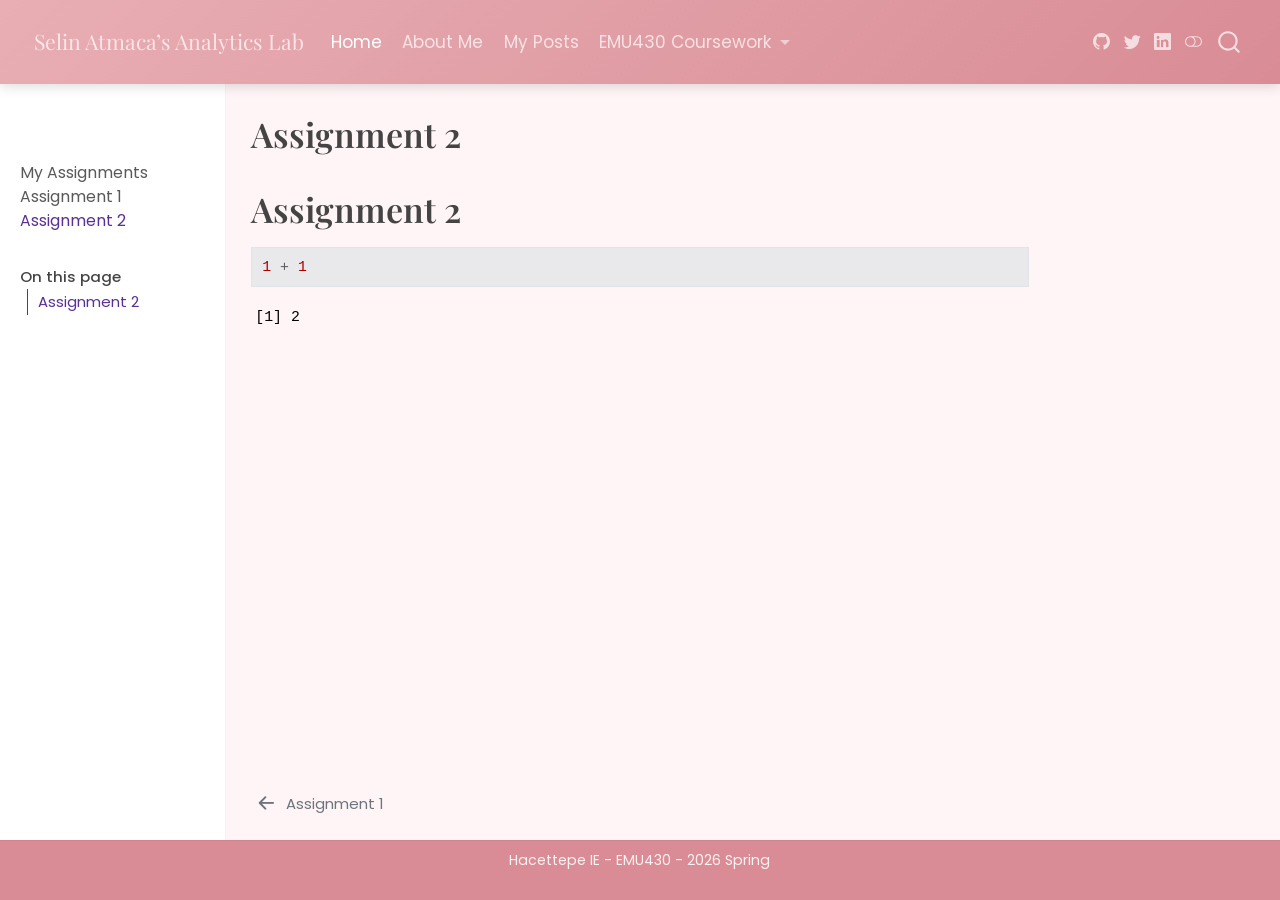
<file: docs/assignments/assignment-2.html>
<!DOCTYPE html>
<html xmlns="http://www.w3.org/1999/xhtml" lang="en" xml:lang="en"><head>

<meta charset="utf-8">
<meta name="generator" content="quarto-1.8.25">

<meta name="viewport" content="width=device-width, initial-scale=1.0, user-scalable=yes">


<title>Assignment 2 – Selin Atmaca’s Analytics Lab</title>
<style>
code{white-space: pre-wrap;}
span.smallcaps{font-variant: small-caps;}
div.columns{display: flex; gap: min(4vw, 1.5em);}
div.column{flex: auto; overflow-x: auto;}
div.hanging-indent{margin-left: 1.5em; text-indent: -1.5em;}
ul.task-list{list-style: none;}
ul.task-list li input[type="checkbox"] {
  width: 0.8em;
  margin: 0 0.8em 0.2em -1em; /* quarto-specific, see https://github.com/quarto-dev/quarto-cli/issues/4556 */ 
  vertical-align: middle;
}
/* CSS for syntax highlighting */
html { -webkit-text-size-adjust: 100%; }
pre > code.sourceCode { white-space: pre; position: relative; }
pre > code.sourceCode > span { display: inline-block; line-height: 1.25; }
pre > code.sourceCode > span:empty { height: 1.2em; }
.sourceCode { overflow: visible; }
code.sourceCode > span { color: inherit; text-decoration: inherit; }
div.sourceCode { margin: 1em 0; }
pre.sourceCode { margin: 0; }
@media screen {
div.sourceCode { overflow: auto; }
}
@media print {
pre > code.sourceCode { white-space: pre-wrap; }
pre > code.sourceCode > span { text-indent: -5em; padding-left: 5em; }
}
pre.numberSource code
  { counter-reset: source-line 0; }
pre.numberSource code > span
  { position: relative; left: -4em; counter-increment: source-line; }
pre.numberSource code > span > a:first-child::before
  { content: counter(source-line);
    position: relative; left: -1em; text-align: right; vertical-align: baseline;
    border: none; display: inline-block;
    -webkit-touch-callout: none; -webkit-user-select: none;
    -khtml-user-select: none; -moz-user-select: none;
    -ms-user-select: none; user-select: none;
    padding: 0 4px; width: 4em;
  }
pre.numberSource { margin-left: 3em;  padding-left: 4px; }
div.sourceCode
  {   }
@media screen {
pre > code.sourceCode > span > a:first-child::before { text-decoration: underline; }
}
</style>


<script src="../site_libs/quarto-nav/quarto-nav.js"></script>
<script src="../site_libs/quarto-nav/headroom.min.js"></script>
<script src="../site_libs/clipboard/clipboard.min.js"></script>
<script src="../site_libs/quarto-search/autocomplete.umd.js"></script>
<script src="../site_libs/quarto-search/fuse.min.js"></script>
<script src="../site_libs/quarto-search/quarto-search.js"></script>
<meta name="quarto:offset" content="../">
<link href="../assignments/assignment-1.html" rel="prev">
<script src="../site_libs/quarto-html/quarto.js" type="module"></script>
<script src="../site_libs/quarto-html/tabsets/tabsets.js" type="module"></script>
<script src="../site_libs/quarto-html/axe/axe-check.js" type="module"></script>
<script src="../site_libs/quarto-html/popper.min.js"></script>
<script src="../site_libs/quarto-html/tippy.umd.min.js"></script>
<script src="../site_libs/quarto-html/anchor.min.js"></script>
<link href="../site_libs/quarto-html/tippy.css" rel="stylesheet">
<link href="../site_libs/quarto-html/quarto-syntax-highlighting-7b89279ff1a6dce999919e0e67d4d9ec.css" rel="stylesheet" class="quarto-color-scheme" id="quarto-text-highlighting-styles">
<link href="../site_libs/quarto-html/quarto-syntax-highlighting-dark-707d8167ce6003fca903bfe2be84ab7f.css" rel="stylesheet" class="quarto-color-scheme quarto-color-alternate" id="quarto-text-highlighting-styles">
<link href="../site_libs/quarto-html/quarto-syntax-highlighting-7b89279ff1a6dce999919e0e67d4d9ec.css" rel="stylesheet" class="quarto-color-scheme-extra" id="quarto-text-highlighting-styles">
<script src="../site_libs/bootstrap/bootstrap.min.js"></script>
<link href="../site_libs/bootstrap/bootstrap-icons.css" rel="stylesheet">
<link href="../site_libs/bootstrap/bootstrap-91e7568c61d9533fae35b7e2902f9267.min.css" rel="stylesheet" append-hash="true" class="quarto-color-scheme" id="quarto-bootstrap" data-mode="light">
<link href="../site_libs/bootstrap/bootstrap-dark-700db516d7b06980125e619fb1ae2ac9.min.css" rel="stylesheet" append-hash="true" class="quarto-color-scheme quarto-color-alternate" id="quarto-bootstrap" data-mode="dark">
<link href="../site_libs/bootstrap/bootstrap-91e7568c61d9533fae35b7e2902f9267.min.css" rel="stylesheet" append-hash="true" class="quarto-color-scheme-extra" id="quarto-bootstrap" data-mode="light">
<script id="quarto-search-options" type="application/json">{
  "location": "navbar",
  "copy-button": false,
  "collapse-after": 3,
  "panel-placement": "end",
  "type": "overlay",
  "limit": 50,
  "keyboard-shortcut": [
    "f",
    "/",
    "s"
  ],
  "show-item-context": false,
  "language": {
    "search-no-results-text": "No results",
    "search-matching-documents-text": "matching documents",
    "search-copy-link-title": "Copy link to search",
    "search-hide-matches-text": "Hide additional matches",
    "search-more-match-text": "more match in this document",
    "search-more-matches-text": "more matches in this document",
    "search-clear-button-title": "Clear",
    "search-text-placeholder": "",
    "search-detached-cancel-button-title": "Cancel",
    "search-submit-button-title": "Submit",
    "search-label": "Search"
  }
}</script>


<link rel="stylesheet" href="../styles.css">
</head>

<body class="nav-sidebar docked nav-fixed quarto-light"><script id="quarto-html-before-body" type="application/javascript">
    const toggleBodyColorMode = (bsSheetEl) => {
      const mode = bsSheetEl.getAttribute("data-mode");
      const bodyEl = window.document.querySelector("body");
      if (mode === "dark") {
        bodyEl.classList.add("quarto-dark");
        bodyEl.classList.remove("quarto-light");
      } else {
        bodyEl.classList.add("quarto-light");
        bodyEl.classList.remove("quarto-dark");
      }
    }
    const toggleBodyColorPrimary = () => {
      const bsSheetEl = window.document.querySelector("link#quarto-bootstrap:not([rel=disabled-stylesheet])");
      if (bsSheetEl) {
        toggleBodyColorMode(bsSheetEl);
      }
    }
    const setColorSchemeToggle = (alternate) => {
      const toggles = window.document.querySelectorAll('.quarto-color-scheme-toggle');
      for (let i=0; i < toggles.length; i++) {
        const toggle = toggles[i];
        if (toggle) {
          if (alternate) {
            toggle.classList.add("alternate");
          } else {
            toggle.classList.remove("alternate");
          }
        }
      }
    };
    const toggleColorMode = (alternate) => {
      // Switch the stylesheets
      const primaryStylesheets = window.document.querySelectorAll('link.quarto-color-scheme:not(.quarto-color-alternate)');
      const alternateStylesheets = window.document.querySelectorAll('link.quarto-color-scheme.quarto-color-alternate');
      manageTransitions('#quarto-margin-sidebar .nav-link', false);
      if (alternate) {
        // note: dark is layered on light, we don't disable primary!
        enableStylesheet(alternateStylesheets);
        for (const sheetNode of alternateStylesheets) {
          if (sheetNode.id === "quarto-bootstrap") {
            toggleBodyColorMode(sheetNode);
          }
        }
      } else {
        disableStylesheet(alternateStylesheets);
        enableStylesheet(primaryStylesheets)
        toggleBodyColorPrimary();
      }
      manageTransitions('#quarto-margin-sidebar .nav-link', true);
      // Switch the toggles
      setColorSchemeToggle(alternate)
      // Hack to workaround the fact that safari doesn't
      // properly recolor the scrollbar when toggling (#1455)
      if (navigator.userAgent.indexOf('Safari') > 0 && navigator.userAgent.indexOf('Chrome') == -1) {
        manageTransitions("body", false);
        window.scrollTo(0, 1);
        setTimeout(() => {
          window.scrollTo(0, 0);
          manageTransitions("body", true);
        }, 40);
      }
    }
    const disableStylesheet = (stylesheets) => {
      for (let i=0; i < stylesheets.length; i++) {
        const stylesheet = stylesheets[i];
        stylesheet.rel = 'disabled-stylesheet';
      }
    }
    const enableStylesheet = (stylesheets) => {
      for (let i=0; i < stylesheets.length; i++) {
        const stylesheet = stylesheets[i];
        if(stylesheet.rel !== 'stylesheet') { // for Chrome, which will still FOUC without this check
          stylesheet.rel = 'stylesheet';
        }
      }
    }
    const manageTransitions = (selector, allowTransitions) => {
      const els = window.document.querySelectorAll(selector);
      for (let i=0; i < els.length; i++) {
        const el = els[i];
        if (allowTransitions) {
          el.classList.remove('notransition');
        } else {
          el.classList.add('notransition');
        }
      }
    }
    const isFileUrl = () => {
      return window.location.protocol === 'file:';
    }
    const hasAlternateSentinel = () => {
      let styleSentinel = getColorSchemeSentinel();
      if (styleSentinel !== null) {
        return styleSentinel === "alternate";
      } else {
        return false;
      }
    }
    const setStyleSentinel = (alternate) => {
      const value = alternate ? "alternate" : "default";
      if (!isFileUrl()) {
        window.localStorage.setItem("quarto-color-scheme", value);
      } else {
        localAlternateSentinel = value;
      }
    }
    const getColorSchemeSentinel = () => {
      if (!isFileUrl()) {
        const storageValue = window.localStorage.getItem("quarto-color-scheme");
        return storageValue != null ? storageValue : localAlternateSentinel;
      } else {
        return localAlternateSentinel;
      }
    }
    const toggleGiscusIfUsed = (isAlternate, darkModeDefault) => {
      const baseTheme = document.querySelector('#giscus-base-theme')?.value ?? 'light';
      const alternateTheme = document.querySelector('#giscus-alt-theme')?.value ?? 'dark';
      let newTheme = '';
      if(authorPrefersDark) {
        newTheme = isAlternate ? baseTheme : alternateTheme;
      } else {
        newTheme = isAlternate ? alternateTheme : baseTheme;
      }
      const changeGiscusTheme = () => {
        // From: https://github.com/giscus/giscus/issues/336
        const sendMessage = (message) => {
          const iframe = document.querySelector('iframe.giscus-frame');
          if (!iframe) return;
          iframe.contentWindow.postMessage({ giscus: message }, 'https://giscus.app');
        }
        sendMessage({
          setConfig: {
            theme: newTheme
          }
        });
      }
      const isGiscussLoaded = window.document.querySelector('iframe.giscus-frame') !== null;
      if (isGiscussLoaded) {
        changeGiscusTheme();
      }
    };
    const authorPrefersDark = false;
    const darkModeDefault = authorPrefersDark;
      document.querySelector('link#quarto-text-highlighting-styles.quarto-color-scheme-extra').rel = 'disabled-stylesheet';
      document.querySelector('link#quarto-bootstrap.quarto-color-scheme-extra').rel = 'disabled-stylesheet';
    let localAlternateSentinel = darkModeDefault ? 'alternate' : 'default';
    // Dark / light mode switch
    window.quartoToggleColorScheme = () => {
      // Read the current dark / light value
      let toAlternate = !hasAlternateSentinel();
      toggleColorMode(toAlternate);
      setStyleSentinel(toAlternate);
      toggleGiscusIfUsed(toAlternate, darkModeDefault);
      window.dispatchEvent(new Event('resize'));
    };
    // Switch to dark mode if need be
    if (hasAlternateSentinel()) {
      toggleColorMode(true);
    } else {
      toggleColorMode(false);
    }
  </script>

<div id="quarto-search-results"></div>
  <header id="quarto-header" class="headroom fixed-top">
    <nav class="navbar navbar-expand-lg " data-bs-theme="dark">
      <div class="navbar-container container-fluid">
      <div class="navbar-brand-container mx-auto">
    <a href="../index.html" class="navbar-brand navbar-brand-logo">
    </a>
    <a class="navbar-brand" href="../index.html">
    <span class="navbar-title">Selin Atmaca’s Analytics Lab</span>
    </a>
  </div>
            <div id="quarto-search" class="" title="Search"></div>
          <button class="navbar-toggler" type="button" data-bs-toggle="collapse" data-bs-target="#navbarCollapse" aria-controls="navbarCollapse" role="menu" aria-expanded="false" aria-label="Toggle navigation" onclick="if (window.quartoToggleHeadroom) { window.quartoToggleHeadroom(); }">
  <span class="navbar-toggler-icon"></span>
</button>
          <div class="collapse navbar-collapse" id="navbarCollapse">
            <ul class="navbar-nav navbar-nav-scroll me-auto">
  <li class="nav-item">
    <a class="nav-link active" href="../index.html" aria-current="page"> 
<span class="menu-text">Home</span></a>
  </li>  
  <li class="nav-item">
    <a class="nav-link" href="../about.html"> 
<span class="menu-text">About Me</span></a>
  </li>  
  <li class="nav-item">
    <a class="nav-link" href="../posts.html"> 
<span class="menu-text">My Posts</span></a>
  </li>  
  <li class="nav-item dropdown ">
    <a class="nav-link dropdown-toggle" href="#" id="nav-menu-emu430-coursework" role="link" data-bs-toggle="dropdown" aria-expanded="false">
 <span class="menu-text">EMU430 Coursework</span>
    </a>
    <ul class="dropdown-menu" aria-labelledby="nav-menu-emu430-coursework">    
        <li>
    <a class="dropdown-item" href="../assignments.html">
 <span class="dropdown-text">Assignments</span></a>
  </li>  
        <li>
    <a class="dropdown-item" href="../project.html">
 <span class="dropdown-text">Project</span></a>
  </li>  
    </ul>
  </li>
</ul>
          </div> <!-- /navcollapse -->
            <div class="quarto-navbar-tools tools-wide">
    <a href="https://twitter.com" title="" class="quarto-navigation-tool px-1" aria-label=""><i class="bi bi-github"></i></a>
    <a href="https://twitter.com" title="" class="quarto-navigation-tool px-1" aria-label=""><i class="bi bi-twitter"></i></a>
    <a href="https://linkedin.com" title="" class="quarto-navigation-tool px-1" aria-label=""><i class="bi bi-linkedin"></i></a>
  <a href="" class="quarto-color-scheme-toggle quarto-navigation-tool  px-1" onclick="window.quartoToggleColorScheme(); return false;" title="Toggle dark mode"><i class="bi"></i></a>
</div>
      </div> <!-- /container-fluid -->
    </nav>
  <nav class="quarto-secondary-nav">
    <div class="container-fluid d-flex">
      <button type="button" class="quarto-btn-toggle btn" data-bs-toggle="collapse" role="button" data-bs-target=".quarto-sidebar-collapse-item" aria-controls="quarto-sidebar" aria-expanded="false" aria-label="Toggle sidebar navigation" onclick="if (window.quartoToggleHeadroom) { window.quartoToggleHeadroom(); }">
        <i class="bi bi-layout-text-sidebar-reverse"></i>
      </button>
        <nav class="quarto-page-breadcrumbs" aria-label="breadcrumb"><ol class="breadcrumb"><li class="breadcrumb-item"><a href="../assignments/assignment-2.html">Assignment 2</a></li></ol></nav>
        <a class="flex-grow-1" role="navigation" data-bs-toggle="collapse" data-bs-target=".quarto-sidebar-collapse-item" aria-controls="quarto-sidebar" aria-expanded="false" aria-label="Toggle sidebar navigation" onclick="if (window.quartoToggleHeadroom) { window.quartoToggleHeadroom(); }">      
        </a>
      <button type="button" class="btn quarto-search-button" aria-label="Search" onclick="window.quartoOpenSearch();">
        <i class="bi bi-search"></i>
      </button>
    </div>
  </nav>
</header>
<!-- content -->
<div id="quarto-content" class="quarto-container page-columns page-rows-contents page-layout-article page-navbar">
<!-- sidebar -->
  <nav id="quarto-sidebar" class="sidebar collapse collapse-horizontal quarto-sidebar-collapse-item sidebar-navigation docked overflow-auto">
    <div class="pt-lg-2 mt-2 text-left sidebar-header sidebar-header-stacked">
      <a href="../index.html" class="sidebar-logo-link">
      </a>
      </div>
        <div class="mt-2 flex-shrink-0 align-items-center">
        <div class="sidebar-search">
        <div id="quarto-search" class="" title="Search"></div>
        </div>
        </div>
    <div class="sidebar-menu-container"> 
    <ul class="list-unstyled mt-1">
        <li class="sidebar-item">
  <div class="sidebar-item-container"> 
  <a href="../assignments.html" class="sidebar-item-text sidebar-link">
 <span class="menu-text">My Assignments</span></a>
  </div>
</li>
        <li class="sidebar-item">
  <div class="sidebar-item-container"> 
  <a href="../assignments/assignment-1.html" class="sidebar-item-text sidebar-link">
 <span class="menu-text">Assignment 1</span></a>
  </div>
</li>
        <li class="sidebar-item">
  <div class="sidebar-item-container"> 
  <a href="../assignments/assignment-2.html" class="sidebar-item-text sidebar-link active">
 <span class="menu-text">Assignment 2</span></a>
  </div>
</li>
    </ul>
    </div>
    <nav id="TOC" role="doc-toc" class="toc-active">
    <h2 id="toc-title">On this page</h2>
   
  <ul>
  <li><a href="#assignment-2" id="toc-assignment-2" class="nav-link active" data-scroll-target="#assignment-2">Assignment 2</a></li>
  </ul>
</nav>
</nav>
<div id="quarto-sidebar-glass" class="quarto-sidebar-collapse-item" data-bs-toggle="collapse" data-bs-target=".quarto-sidebar-collapse-item"></div>
<!-- margin-sidebar -->
    <div id="quarto-margin-sidebar" class="sidebar margin-sidebar zindex-bottom">
    </div>
<!-- main -->
<main class="content" id="quarto-document-content">


<header id="title-block-header" class="quarto-title-block default">
<div class="quarto-title">
<h1 class="title">Assignment 2</h1>
</div>



<div class="quarto-title-meta">

    
  
    
  </div>
  


</header>


<section id="assignment-2" class="level1">
<h1>Assignment 2</h1>
<div class="cell">
<div class="code-copy-outer-scaffold"><div class="sourceCode cell-code" id="cb1"><pre class="sourceCode r code-with-copy"><code class="sourceCode r"><span id="cb1-1"><a href="#cb1-1" aria-hidden="true" tabindex="-1"></a><span class="dv">1</span> <span class="sc">+</span> <span class="dv">1</span></span></code></pre></div><button title="Copy to Clipboard" class="code-copy-button"><i class="bi"></i></button></div>
<div class="cell-output cell-output-stdout">
<pre><code>[1] 2</code></pre>
</div>
</div>


</section>

<a onclick="window.scrollTo(0, 0); return false;" role="button" id="quarto-back-to-top"><i class="bi bi-arrow-up"></i> Back to top</a></main> <!-- /main -->
<script id="quarto-html-after-body" type="application/javascript">
  window.document.addEventListener("DOMContentLoaded", function (event) {
    // Ensure there is a toggle, if there isn't float one in the top right
    if (window.document.querySelector('.quarto-color-scheme-toggle') === null) {
      const a = window.document.createElement('a');
      a.classList.add('top-right');
      a.classList.add('quarto-color-scheme-toggle');
      a.href = "";
      a.onclick = function() { try { window.quartoToggleColorScheme(); } catch {} return false; };
      const i = window.document.createElement("i");
      i.classList.add('bi');
      a.appendChild(i);
      window.document.body.appendChild(a);
    }
    setColorSchemeToggle(hasAlternateSentinel())
    const icon = "";
    const anchorJS = new window.AnchorJS();
    anchorJS.options = {
      placement: 'right',
      icon: icon
    };
    anchorJS.add('.anchored');
    const isCodeAnnotation = (el) => {
      for (const clz of el.classList) {
        if (clz.startsWith('code-annotation-')) {                     
          return true;
        }
      }
      return false;
    }
    const onCopySuccess = function(e) {
      // button target
      const button = e.trigger;
      // don't keep focus
      button.blur();
      // flash "checked"
      button.classList.add('code-copy-button-checked');
      var currentTitle = button.getAttribute("title");
      button.setAttribute("title", "Copied!");
      let tooltip;
      if (window.bootstrap) {
        button.setAttribute("data-bs-toggle", "tooltip");
        button.setAttribute("data-bs-placement", "left");
        button.setAttribute("data-bs-title", "Copied!");
        tooltip = new bootstrap.Tooltip(button, 
          { trigger: "manual", 
            customClass: "code-copy-button-tooltip",
            offset: [0, -8]});
        tooltip.show();    
      }
      setTimeout(function() {
        if (tooltip) {
          tooltip.hide();
          button.removeAttribute("data-bs-title");
          button.removeAttribute("data-bs-toggle");
          button.removeAttribute("data-bs-placement");
        }
        button.setAttribute("title", currentTitle);
        button.classList.remove('code-copy-button-checked');
      }, 1000);
      // clear code selection
      e.clearSelection();
    }
    const getTextToCopy = function(trigger) {
      const outerScaffold = trigger.parentElement.cloneNode(true);
      const codeEl = outerScaffold.querySelector('code');
      for (const childEl of codeEl.children) {
        if (isCodeAnnotation(childEl)) {
          childEl.remove();
        }
      }
      return codeEl.innerText;
    }
    const clipboard = new window.ClipboardJS('.code-copy-button:not([data-in-quarto-modal])', {
      text: getTextToCopy
    });
    clipboard.on('success', onCopySuccess);
    if (window.document.getElementById('quarto-embedded-source-code-modal')) {
      const clipboardModal = new window.ClipboardJS('.code-copy-button[data-in-quarto-modal]', {
        text: getTextToCopy,
        container: window.document.getElementById('quarto-embedded-source-code-modal')
      });
      clipboardModal.on('success', onCopySuccess);
    }
      var localhostRegex = new RegExp(/^(?:http|https):\/\/localhost\:?[0-9]*\//);
      var mailtoRegex = new RegExp(/^mailto:/);
        var filterRegex = new RegExp('/' + window.location.host + '/');
      var isInternal = (href) => {
          return filterRegex.test(href) || localhostRegex.test(href) || mailtoRegex.test(href);
      }
      // Inspect non-navigation links and adorn them if external
     var links = window.document.querySelectorAll('a[href]:not(.nav-link):not(.navbar-brand):not(.toc-action):not(.sidebar-link):not(.sidebar-item-toggle):not(.pagination-link):not(.no-external):not([aria-hidden]):not(.dropdown-item):not(.quarto-navigation-tool):not(.about-link)');
      for (var i=0; i<links.length; i++) {
        const link = links[i];
        if (!isInternal(link.href)) {
          // undo the damage that might have been done by quarto-nav.js in the case of
          // links that we want to consider external
          if (link.dataset.originalHref !== undefined) {
            link.href = link.dataset.originalHref;
          }
        }
      }
    function tippyHover(el, contentFn, onTriggerFn, onUntriggerFn) {
      const config = {
        allowHTML: true,
        maxWidth: 500,
        delay: 100,
        arrow: false,
        appendTo: function(el) {
            return el.parentElement;
        },
        interactive: true,
        interactiveBorder: 10,
        theme: 'quarto',
        placement: 'bottom-start',
      };
      if (contentFn) {
        config.content = contentFn;
      }
      if (onTriggerFn) {
        config.onTrigger = onTriggerFn;
      }
      if (onUntriggerFn) {
        config.onUntrigger = onUntriggerFn;
      }
      window.tippy(el, config); 
    }
    const noterefs = window.document.querySelectorAll('a[role="doc-noteref"]');
    for (var i=0; i<noterefs.length; i++) {
      const ref = noterefs[i];
      tippyHover(ref, function() {
        // use id or data attribute instead here
        let href = ref.getAttribute('data-footnote-href') || ref.getAttribute('href');
        try { href = new URL(href).hash; } catch {}
        const id = href.replace(/^#\/?/, "");
        const note = window.document.getElementById(id);
        if (note) {
          return note.innerHTML;
        } else {
          return "";
        }
      });
    }
    const xrefs = window.document.querySelectorAll('a.quarto-xref');
    const processXRef = (id, note) => {
      // Strip column container classes
      const stripColumnClz = (el) => {
        el.classList.remove("page-full", "page-columns");
        if (el.children) {
          for (const child of el.children) {
            stripColumnClz(child);
          }
        }
      }
      stripColumnClz(note)
      if (id === null || id.startsWith('sec-')) {
        // Special case sections, only their first couple elements
        const container = document.createElement("div");
        if (note.children && note.children.length > 2) {
          container.appendChild(note.children[0].cloneNode(true));
          for (let i = 1; i < note.children.length; i++) {
            const child = note.children[i];
            if (child.tagName === "P" && child.innerText === "") {
              continue;
            } else {
              container.appendChild(child.cloneNode(true));
              break;
            }
          }
          if (window.Quarto?.typesetMath) {
            window.Quarto.typesetMath(container);
          }
          return container.innerHTML
        } else {
          if (window.Quarto?.typesetMath) {
            window.Quarto.typesetMath(note);
          }
          return note.innerHTML;
        }
      } else {
        // Remove any anchor links if they are present
        const anchorLink = note.querySelector('a.anchorjs-link');
        if (anchorLink) {
          anchorLink.remove();
        }
        if (window.Quarto?.typesetMath) {
          window.Quarto.typesetMath(note);
        }
        if (note.classList.contains("callout")) {
          return note.outerHTML;
        } else {
          return note.innerHTML;
        }
      }
    }
    for (var i=0; i<xrefs.length; i++) {
      const xref = xrefs[i];
      tippyHover(xref, undefined, function(instance) {
        instance.disable();
        let url = xref.getAttribute('href');
        let hash = undefined; 
        if (url.startsWith('#')) {
          hash = url;
        } else {
          try { hash = new URL(url).hash; } catch {}
        }
        if (hash) {
          const id = hash.replace(/^#\/?/, "");
          const note = window.document.getElementById(id);
          if (note !== null) {
            try {
              const html = processXRef(id, note.cloneNode(true));
              instance.setContent(html);
            } finally {
              instance.enable();
              instance.show();
            }
          } else {
            // See if we can fetch this
            fetch(url.split('#')[0])
            .then(res => res.text())
            .then(html => {
              const parser = new DOMParser();
              const htmlDoc = parser.parseFromString(html, "text/html");
              const note = htmlDoc.getElementById(id);
              if (note !== null) {
                const html = processXRef(id, note);
                instance.setContent(html);
              } 
            }).finally(() => {
              instance.enable();
              instance.show();
            });
          }
        } else {
          // See if we can fetch a full url (with no hash to target)
          // This is a special case and we should probably do some content thinning / targeting
          fetch(url)
          .then(res => res.text())
          .then(html => {
            const parser = new DOMParser();
            const htmlDoc = parser.parseFromString(html, "text/html");
            const note = htmlDoc.querySelector('main.content');
            if (note !== null) {
              // This should only happen for chapter cross references
              // (since there is no id in the URL)
              // remove the first header
              if (note.children.length > 0 && note.children[0].tagName === "HEADER") {
                note.children[0].remove();
              }
              const html = processXRef(null, note);
              instance.setContent(html);
            } 
          }).finally(() => {
            instance.enable();
            instance.show();
          });
        }
      }, function(instance) {
      });
    }
        let selectedAnnoteEl;
        const selectorForAnnotation = ( cell, annotation) => {
          let cellAttr = 'data-code-cell="' + cell + '"';
          let lineAttr = 'data-code-annotation="' +  annotation + '"';
          const selector = 'span[' + cellAttr + '][' + lineAttr + ']';
          return selector;
        }
        const selectCodeLines = (annoteEl) => {
          const doc = window.document;
          const targetCell = annoteEl.getAttribute("data-target-cell");
          const targetAnnotation = annoteEl.getAttribute("data-target-annotation");
          const annoteSpan = window.document.querySelector(selectorForAnnotation(targetCell, targetAnnotation));
          const lines = annoteSpan.getAttribute("data-code-lines").split(",");
          const lineIds = lines.map((line) => {
            return targetCell + "-" + line;
          })
          let top = null;
          let height = null;
          let parent = null;
          if (lineIds.length > 0) {
              //compute the position of the single el (top and bottom and make a div)
              const el = window.document.getElementById(lineIds[0]);
              top = el.offsetTop;
              height = el.offsetHeight;
              parent = el.parentElement.parentElement;
            if (lineIds.length > 1) {
              const lastEl = window.document.getElementById(lineIds[lineIds.length - 1]);
              const bottom = lastEl.offsetTop + lastEl.offsetHeight;
              height = bottom - top;
            }
            if (top !== null && height !== null && parent !== null) {
              // cook up a div (if necessary) and position it 
              let div = window.document.getElementById("code-annotation-line-highlight");
              if (div === null) {
                div = window.document.createElement("div");
                div.setAttribute("id", "code-annotation-line-highlight");
                div.style.position = 'absolute';
                parent.appendChild(div);
              }
              div.style.top = top - 2 + "px";
              div.style.height = height + 4 + "px";
              div.style.left = 0;
              let gutterDiv = window.document.getElementById("code-annotation-line-highlight-gutter");
              if (gutterDiv === null) {
                gutterDiv = window.document.createElement("div");
                gutterDiv.setAttribute("id", "code-annotation-line-highlight-gutter");
                gutterDiv.style.position = 'absolute';
                const codeCell = window.document.getElementById(targetCell);
                const gutter = codeCell.querySelector('.code-annotation-gutter');
                gutter.appendChild(gutterDiv);
              }
              gutterDiv.style.top = top - 2 + "px";
              gutterDiv.style.height = height + 4 + "px";
            }
            selectedAnnoteEl = annoteEl;
          }
        };
        const unselectCodeLines = () => {
          const elementsIds = ["code-annotation-line-highlight", "code-annotation-line-highlight-gutter"];
          elementsIds.forEach((elId) => {
            const div = window.document.getElementById(elId);
            if (div) {
              div.remove();
            }
          });
          selectedAnnoteEl = undefined;
        };
          // Handle positioning of the toggle
      window.addEventListener(
        "resize",
        throttle(() => {
          elRect = undefined;
          if (selectedAnnoteEl) {
            selectCodeLines(selectedAnnoteEl);
          }
        }, 10)
      );
      function throttle(fn, ms) {
      let throttle = false;
      let timer;
        return (...args) => {
          if(!throttle) { // first call gets through
              fn.apply(this, args);
              throttle = true;
          } else { // all the others get throttled
              if(timer) clearTimeout(timer); // cancel #2
              timer = setTimeout(() => {
                fn.apply(this, args);
                timer = throttle = false;
              }, ms);
          }
        };
      }
        // Attach click handler to the DT
        const annoteDls = window.document.querySelectorAll('dt[data-target-cell]');
        for (const annoteDlNode of annoteDls) {
          annoteDlNode.addEventListener('click', (event) => {
            const clickedEl = event.target;
            if (clickedEl !== selectedAnnoteEl) {
              unselectCodeLines();
              const activeEl = window.document.querySelector('dt[data-target-cell].code-annotation-active');
              if (activeEl) {
                activeEl.classList.remove('code-annotation-active');
              }
              selectCodeLines(clickedEl);
              clickedEl.classList.add('code-annotation-active');
            } else {
              // Unselect the line
              unselectCodeLines();
              clickedEl.classList.remove('code-annotation-active');
            }
          });
        }
    const findCites = (el) => {
      const parentEl = el.parentElement;
      if (parentEl) {
        const cites = parentEl.dataset.cites;
        if (cites) {
          return {
            el,
            cites: cites.split(' ')
          };
        } else {
          return findCites(el.parentElement)
        }
      } else {
        return undefined;
      }
    };
    var bibliorefs = window.document.querySelectorAll('a[role="doc-biblioref"]');
    for (var i=0; i<bibliorefs.length; i++) {
      const ref = bibliorefs[i];
      const citeInfo = findCites(ref);
      if (citeInfo) {
        tippyHover(citeInfo.el, function() {
          var popup = window.document.createElement('div');
          citeInfo.cites.forEach(function(cite) {
            var citeDiv = window.document.createElement('div');
            citeDiv.classList.add('hanging-indent');
            citeDiv.classList.add('csl-entry');
            var biblioDiv = window.document.getElementById('ref-' + cite);
            if (biblioDiv) {
              citeDiv.innerHTML = biblioDiv.innerHTML;
            }
            popup.appendChild(citeDiv);
          });
          return popup.innerHTML;
        });
      }
    }
  });
  </script>
<nav class="page-navigation">
  <div class="nav-page nav-page-previous">
      <a href="../assignments/assignment-1.html" class="pagination-link" aria-label="Assignment 1">
        <i class="bi bi-arrow-left-short"></i> <span class="nav-page-text">Assignment 1</span>
      </a>          
  </div>
  <div class="nav-page nav-page-next">
  </div>
</nav>
</div> <!-- /content -->
<footer class="footer">
  <div class="nav-footer">
    <div class="nav-footer-left">
      &nbsp;
    </div>   
    <div class="nav-footer-center">
<p>Hacettepe IE - EMU430 - 2026 Spring</p>
</div>
    <div class="nav-footer-right">
      &nbsp;
    </div>
  </div>
</footer>




</body></html>
</file>
<file: docs/site_libs/quarto-html/tippy.css>
.tippy-box[data-animation=fade][data-state=hidden]{opacity:0}[data-tippy-root]{max-width:calc(100vw - 10px)}.tippy-box{position:relative;background-color:#333;color:#fff;border-radius:4px;font-size:14px;line-height:1.4;white-space:normal;outline:0;transition-property:transform,visibility,opacity}.tippy-box[data-placement^=top]>.tippy-arrow{bottom:0}.tippy-box[data-placement^=top]>.tippy-arrow:before{bottom:-7px;left:0;border-width:8px 8px 0;border-top-color:initial;transform-origin:center top}.tippy-box[data-placement^=bottom]>.tippy-arrow{top:0}.tippy-box[data-placement^=bottom]>.tippy-arrow:before{top:-7px;left:0;border-width:0 8px 8px;border-bottom-color:initial;transform-origin:center bottom}.tippy-box[data-placement^=left]>.tippy-arrow{right:0}.tippy-box[data-placement^=left]>.tippy-arrow:before{border-width:8px 0 8px 8px;border-left-color:initial;right:-7px;transform-origin:center left}.tippy-box[data-placement^=right]>.tippy-arrow{left:0}.tippy-box[data-placement^=right]>.tippy-arrow:before{left:-7px;border-width:8px 8px 8px 0;border-right-color:initial;transform-origin:center right}.tippy-box[data-inertia][data-state=visible]{transition-timing-function:cubic-bezier(.54,1.5,.38,1.11)}.tippy-arrow{width:16px;height:16px;color:#333}.tippy-arrow:before{content:"";position:absolute;border-color:transparent;border-style:solid}.tippy-content{position:relative;padding:5px 9px;z-index:1}
</file>
<file: docs/site_libs/quarto-html/quarto-syntax-highlighting-7b89279ff1a6dce999919e0e67d4d9ec.css>
/* quarto syntax highlight colors */
:root {
  --quarto-hl-ot-color: #003B4F;
  --quarto-hl-at-color: #657422;
  --quarto-hl-ss-color: #20794D;
  --quarto-hl-an-color: #5E5E5E;
  --quarto-hl-fu-color: #4758AB;
  --quarto-hl-st-color: #20794D;
  --quarto-hl-cf-color: #003B4F;
  --quarto-hl-op-color: #5E5E5E;
  --quarto-hl-er-color: #AD0000;
  --quarto-hl-bn-color: #AD0000;
  --quarto-hl-al-color: #AD0000;
  --quarto-hl-va-color: #111111;
  --quarto-hl-bu-color: inherit;
  --quarto-hl-ex-color: inherit;
  --quarto-hl-pp-color: #AD0000;
  --quarto-hl-in-color: #5E5E5E;
  --quarto-hl-vs-color: #20794D;
  --quarto-hl-wa-color: #5E5E5E;
  --quarto-hl-do-color: #5E5E5E;
  --quarto-hl-im-color: #00769E;
  --quarto-hl-ch-color: #20794D;
  --quarto-hl-dt-color: #AD0000;
  --quarto-hl-fl-color: #AD0000;
  --quarto-hl-co-color: #5E5E5E;
  --quarto-hl-cv-color: #5E5E5E;
  --quarto-hl-cn-color: #8f5902;
  --quarto-hl-sc-color: #5E5E5E;
  --quarto-hl-dv-color: #AD0000;
  --quarto-hl-kw-color: #003B4F;
}

/* other quarto variables */
:root {
  --quarto-font-monospace: SFMono-Regular, Menlo, Monaco, Consolas, "Liberation Mono", "Courier New", monospace;
}

/* syntax highlight based on Pandoc's rules */
pre > code.sourceCode > span {
  color: #003B4F;
}

code.sourceCode > span {
  color: #003B4F;
}

div.sourceCode,
div.sourceCode pre.sourceCode {
  color: #003B4F;
}

/* Normal */
code span {
  color: #003B4F;
}

/* Alert */
code span.al {
  color: #AD0000;
  font-style: inherit;
}

/* Annotation */
code span.an {
  color: #5E5E5E;
  font-style: inherit;
}

/* Attribute */
code span.at {
  color: #657422;
  font-style: inherit;
}

/* BaseN */
code span.bn {
  color: #AD0000;
  font-style: inherit;
}

/* BuiltIn */
code span.bu {
  font-style: inherit;
}

/* ControlFlow */
code span.cf {
  color: #003B4F;
  font-weight: bold;
  font-style: inherit;
}

/* Char */
code span.ch {
  color: #20794D;
  font-style: inherit;
}

/* Constant */
code span.cn {
  color: #8f5902;
  font-style: inherit;
}

/* Comment */
code span.co {
  color: #5E5E5E;
  font-style: inherit;
}

/* CommentVar */
code span.cv {
  color: #5E5E5E;
  font-style: italic;
}

/* Documentation */
code span.do {
  color: #5E5E5E;
  font-style: italic;
}

/* DataType */
code span.dt {
  color: #AD0000;
  font-style: inherit;
}

/* DecVal */
code span.dv {
  color: #AD0000;
  font-style: inherit;
}

/* Error */
code span.er {
  color: #AD0000;
  font-style: inherit;
}

/* Extension */
code span.ex {
  font-style: inherit;
}

/* Float */
code span.fl {
  color: #AD0000;
  font-style: inherit;
}

/* Function */
code span.fu {
  color: #4758AB;
  font-style: inherit;
}

/* Import */
code span.im {
  color: #00769E;
  font-style: inherit;
}

/* Information */
code span.in {
  color: #5E5E5E;
  font-style: inherit;
}

/* Keyword */
code span.kw {
  color: #003B4F;
  font-weight: bold;
  font-style: inherit;
}

/* Operator */
code span.op {
  color: #5E5E5E;
  font-style: inherit;
}

/* Other */
code span.ot {
  color: #003B4F;
  font-style: inherit;
}

/* Preprocessor */
code span.pp {
  color: #AD0000;
  font-style: inherit;
}

/* SpecialChar */
code span.sc {
  color: #5E5E5E;
  font-style: inherit;
}

/* SpecialString */
code span.ss {
  color: #20794D;
  font-style: inherit;
}

/* String */
code span.st {
  color: #20794D;
  font-style: inherit;
}

/* Variable */
code span.va {
  color: #111111;
  font-style: inherit;
}

/* VerbatimString */
code span.vs {
  color: #20794D;
  font-style: inherit;
}

/* Warning */
code span.wa {
  color: #5E5E5E;
  font-style: italic;
}

.prevent-inlining {
  content: "</";
}

/*# sourceMappingURL=3944bc705cfaf4c80e56f77c5205168a.css.map */
</file>
<file: docs/site_libs/quarto-html/quarto-syntax-highlighting-dark-707d8167ce6003fca903bfe2be84ab7f.css>
/* quarto syntax highlight colors */
:root {
  --quarto-hl-al-color: #f07178;
  --quarto-hl-an-color: #d4d0ab;
  --quarto-hl-at-color: #00e0e0;
  --quarto-hl-bn-color: #d4d0ab;
  --quarto-hl-bu-color: #abe338;
  --quarto-hl-ch-color: #abe338;
  --quarto-hl-co-color: #f8f8f2;
  --quarto-hl-cv-color: #ffd700;
  --quarto-hl-cn-color: #ffd700;
  --quarto-hl-cf-color: #ffa07a;
  --quarto-hl-dt-color: #ffa07a;
  --quarto-hl-dv-color: #d4d0ab;
  --quarto-hl-do-color: #f8f8f2;
  --quarto-hl-er-color: #f07178;
  --quarto-hl-ex-color: #00e0e0;
  --quarto-hl-fl-color: #d4d0ab;
  --quarto-hl-fu-color: #ffa07a;
  --quarto-hl-im-color: #abe338;
  --quarto-hl-in-color: #d4d0ab;
  --quarto-hl-kw-color: #ffa07a;
  --quarto-hl-op-color: #ffa07a;
  --quarto-hl-ot-color: #00e0e0;
  --quarto-hl-pp-color: #dcc6e0;
  --quarto-hl-re-color: #00e0e0;
  --quarto-hl-sc-color: #abe338;
  --quarto-hl-ss-color: #abe338;
  --quarto-hl-st-color: #abe338;
  --quarto-hl-va-color: #00e0e0;
  --quarto-hl-vs-color: #abe338;
  --quarto-hl-wa-color: #dcc6e0;
}

/* other quarto variables */
:root {
  --quarto-font-monospace: SFMono-Regular, Menlo, Monaco, Consolas, "Liberation Mono", "Courier New", monospace;
}

/* syntax highlight based on Pandoc's rules */
pre > code.sourceCode > span {
  color: #f8f8f2;
}

code.sourceCode > span {
  color: #f8f8f2;
}

div.sourceCode,
div.sourceCode pre.sourceCode {
  color: #f8f8f2;
}

/* Normal */
code span {
  color: #f8f8f2;
}

/* Alert */
code span.al {
  color: #f07178;
}

/* Annotation */
code span.an {
  color: #d4d0ab;
}

/* Attribute */
code span.at {
  color: #00e0e0;
}

/* BaseN */
code span.bn {
  color: #d4d0ab;
}

/* BuiltIn */
code span.bu {
  color: #abe338;
}

/* ControlFlow */
code span.cf {
  font-weight: bold;
  color: #ffa07a;
}

/* Char */
code span.ch {
  color: #abe338;
}

/* Constant */
code span.cn {
  color: #ffd700;
}

/* Comment */
code span.co {
  font-style: italic;
  color: #f8f8f2;
}

/* CommentVar */
code span.cv {
  color: #ffd700;
}

/* Documentation */
code span.do {
  color: #f8f8f2;
}

/* DataType */
code span.dt {
  color: #ffa07a;
}

/* DecVal */
code span.dv {
  color: #d4d0ab;
}

/* Error */
code span.er {
  color: #f07178;
  text-decoration: underline;
}

/* Extension */
code span.ex {
  font-weight: bold;
  color: #00e0e0;
}

/* Float */
code span.fl {
  color: #d4d0ab;
}

/* Function */
code span.fu {
  color: #ffa07a;
}

/* Import */
code span.im {
  color: #abe338;
}

/* Information */
code span.in {
  color: #d4d0ab;
}

/* Keyword */
code span.kw {
  font-weight: bold;
  color: #ffa07a;
}

/* Operator */
code span.op {
  color: #ffa07a;
}

/* Other */
code span.ot {
  color: #00e0e0;
}

/* Preprocessor */
code span.pp {
  color: #dcc6e0;
}

/* RegionMarker */
code span.re {
  background-color: #f8f8f2;
  color: #00e0e0;
}

/* SpecialChar */
code span.sc {
  color: #abe338;
}

/* SpecialString */
code span.ss {
  color: #abe338;
}

/* String */
code span.st {
  color: #abe338;
}

/* Variable */
code span.va {
  color: #00e0e0;
}

/* VerbatimString */
code span.vs {
  color: #abe338;
}

/* Warning */
code span.wa {
  color: #dcc6e0;
}

.prevent-inlining {
  content: "</";
}

/*# sourceMappingURL=f5ab3bb6f5ded8da9f12dd3a91d3da26.css.map */
</file>
<file: docs/styles.css>
/*-- scss:rules --*/
/* ── Google Font ───────────────────────────────────────── */
@import url('https://fonts.googleapis.com/css2?family=Poppins:wght@300;400;600;700&family=Playfair+Display:wght@500;700&display=swap');

/* ── Global font ───────────────────────────────────────── */
body {
  font-family: 'Poppins', sans-serif;
  background-color: #fff5f6;
}

h1, h2, h3, h4, .navbar-brand {
  font-family: 'Playfair Display', serif;
}

/* ── Navbar ────────────────────────────────────────────── */
.navbar {
  background: linear-gradient(135deg, #e8aeb4, #d98c95) !important;
  background-color: #d98c95 !important;
  box-shadow: 0 2px 12px rgba(0,0,0,0.15);
}

.navbar-default,
.navbar-expand-lg,
[data-bs-theme="light"] .navbar {
  background: linear-gradient(135deg, #e8aeb4, #d98c95) !important;
  background-color: #d98c95 !important;
}

/* ── Hero Section ──────────────────────────────────────── */
.hero-section h1 {
  color: #c06c75;
}

.hero-section .subtitle {
  color: #8b5e63;
}

/* ── Badge Row ─────────────────────────────────────────── */
.badge-item {
  background: linear-gradient(135deg, #e8aeb4, #d98c95);
  box-shadow: 0 2px 8px rgba(217,140,149,0.4);
}

/* ── Cards ─────────────────────────────────────────────── */
.info-card {
  background: #ffffff;
  border-left: 4px solid #d98c95;
}

.info-card:hover {
  box-shadow: 0 12px 30px rgba(217,140,149,0.25);
}

.info-card h3 {
  color: #c06c75;
}

.info-card p {
  color: #7a5c61;
}

/* ── Background dots ───────────────────────────────────── */
.dot {
  background: rgba(217, 140, 149, 0.2);
}

/* ── Typing effect ─────────────────────────────────────── */
.typing-text::after {
  color: #c06c75;
}

/* ── Footer ───────────────────────────────────────────── */
.nav-footer {
  background: #d98c95 !important;
  color: #fff1f2 !important;
}

/* ── Headings ─────────────────────────────────────────── */
h2 {
  border-bottom: 2px solid #d98c95;
}

/* ── Links ────────────────────────────────────────────── */
a {
  color: #c06c75;
}
a:hover {
  color: #a6525c;
}

/* ── Dark mode ────────────────────────────────────────── */
[data-bs-theme="dark"] .info-card {
  background: #2a1f22;
}

[data-bs-theme="dark"] .info-card p {
  color: #d4a5aa;
}
</file>
